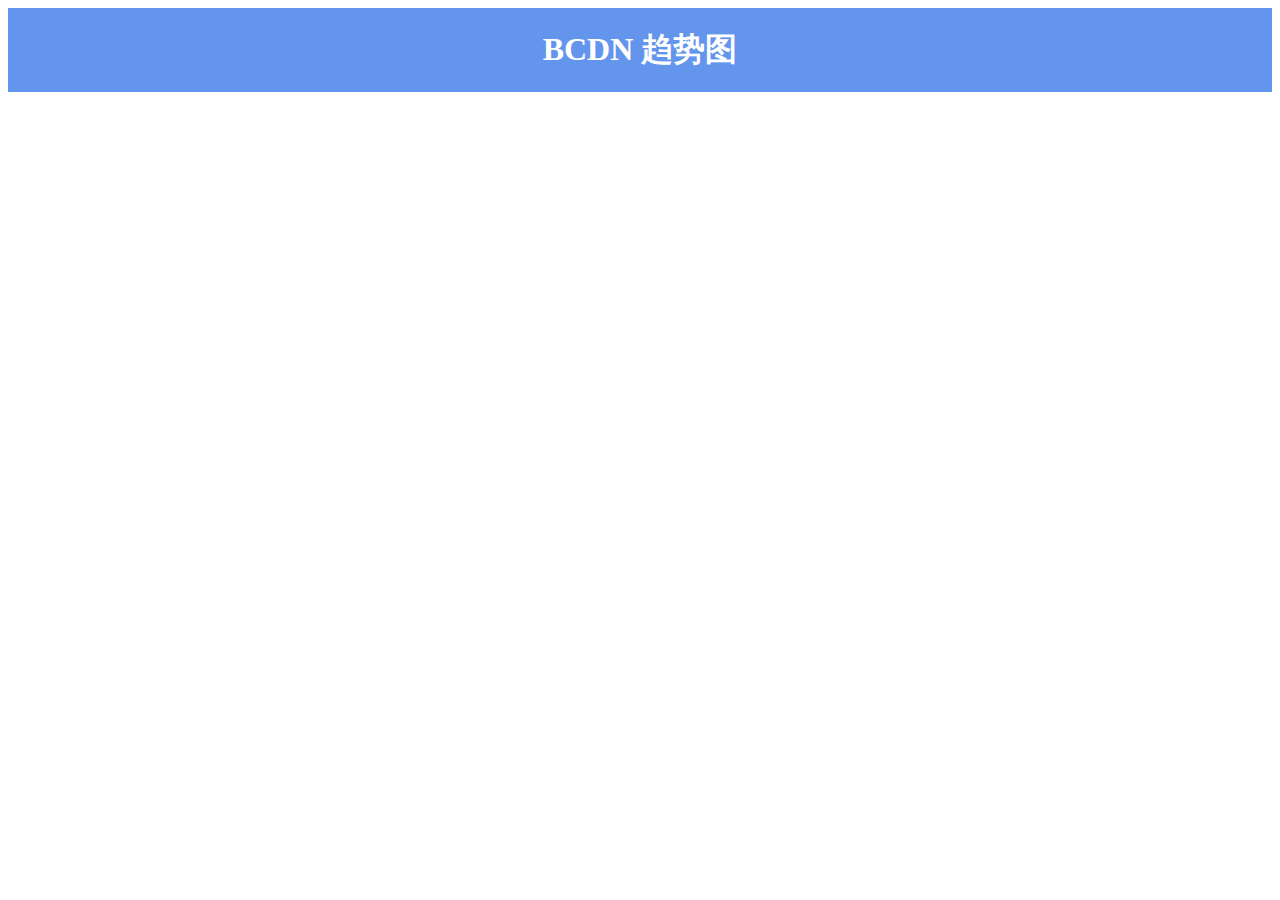
<file: coin/index.html>
<html>
    <head>
        <title>BCDN趋势图</title>
    </head>
    <body style="padding:0">
        <h1 align="center" style="color:#fff; width:100%; background:cornflowerblue; padding:20px 0 20px 0; margin:0">BCDN 趋势图</h1>
        <script type="text/javascript"
        src="https://widget.aicoin.net.cn/chart/js/aicoin.js"
        ></script>
        <script type="text/javascript">
        new AICoin.chart({
            "symbol": "GATEBCDNUSDT",
            "default_theme": "dark",
            "disable_theme_change": true,
            "container": "kline_container",
            "lang": "zh"
        })
        </script>

    </body>
</html>
</file>
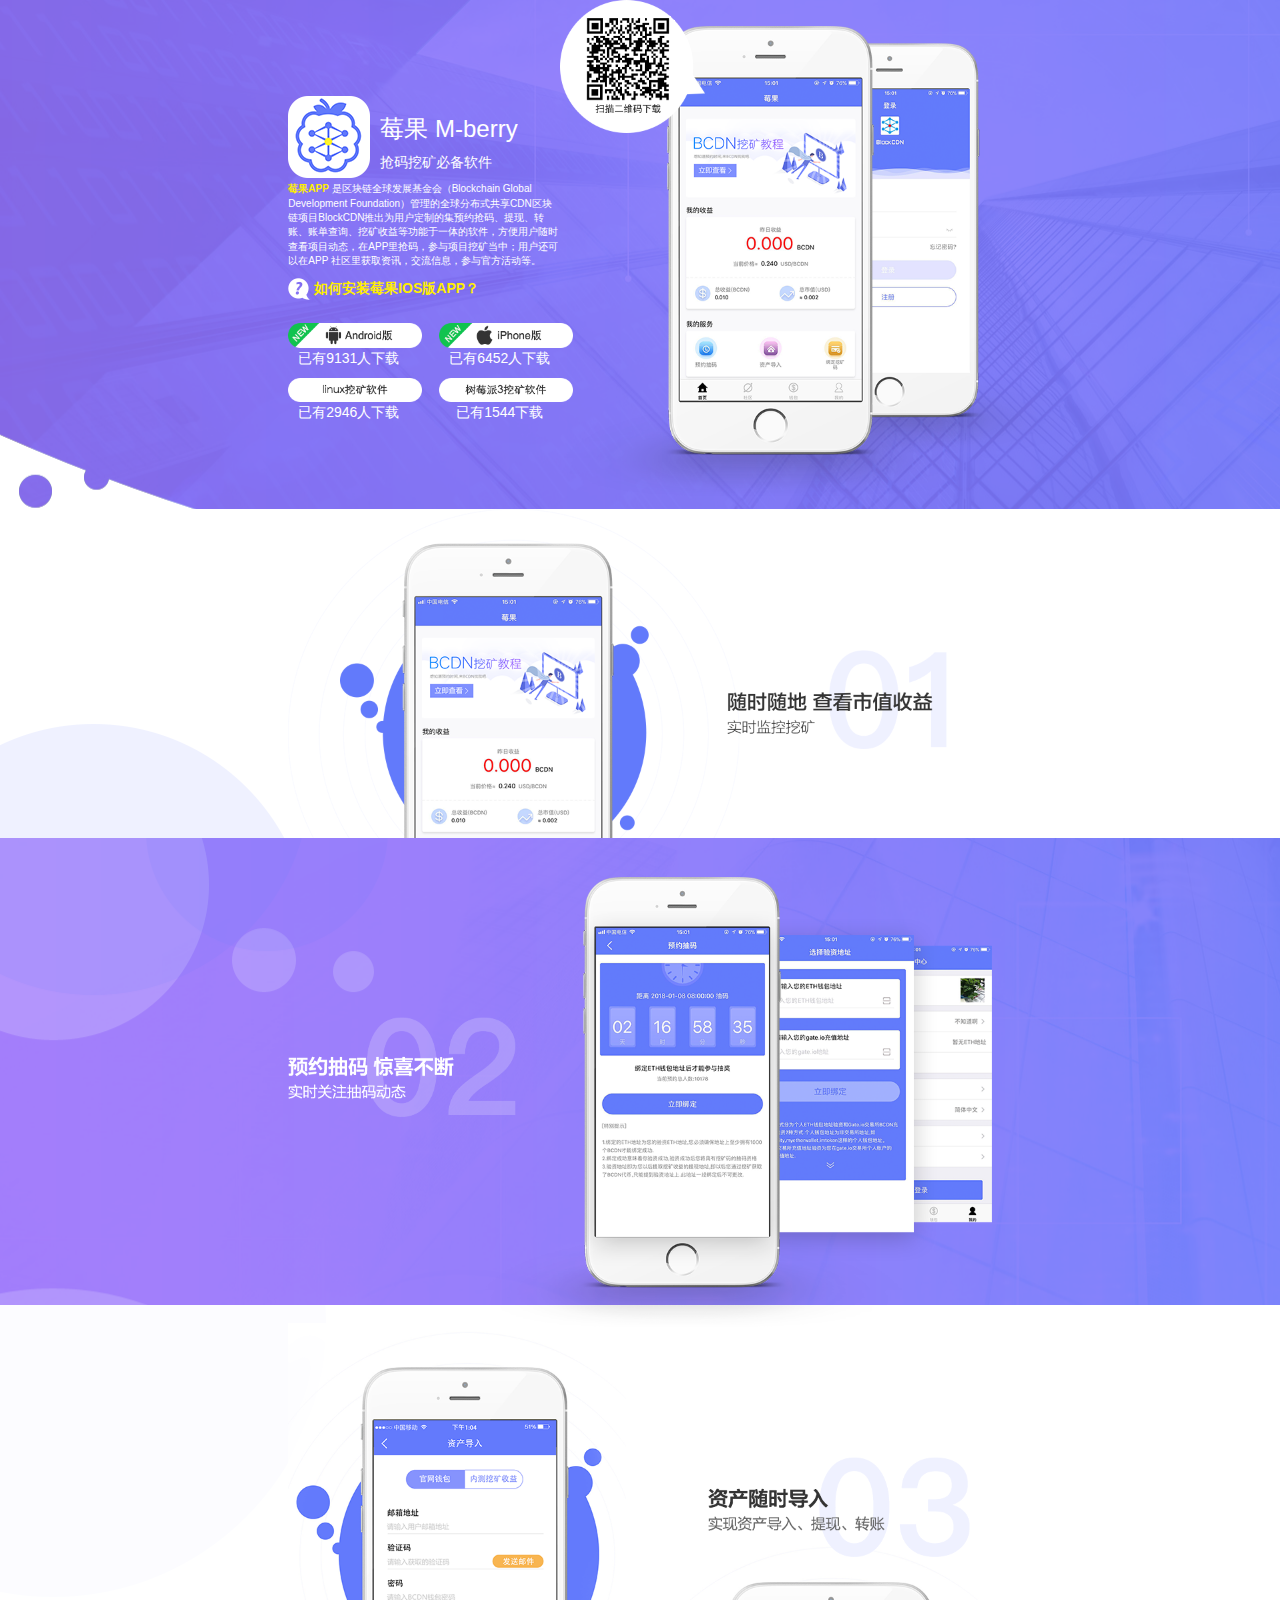
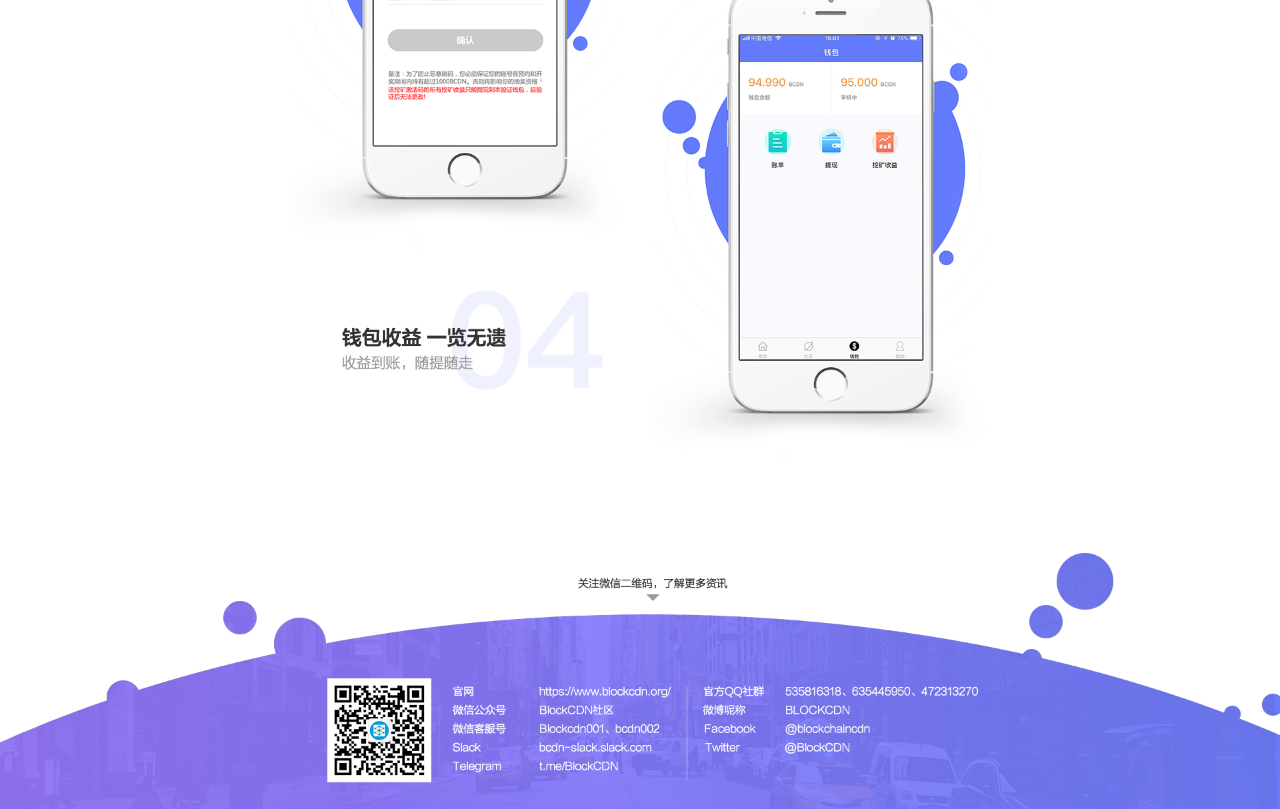
<file: download/index.html>
<!doctype html>
<html lang="en">
<head>
    <meta charset="UTF-8">
    <meta name="viewport"
          content="width=device-width, user-scalable=no, initial-scale=1.0, maximum-scale=1.0, minimum-scale=1.0">
    <meta http-equiv="X-UA-Compatible" content="ie=edge">
    <link rel="stylesheet" href="static/css/bootstrap.min.css">
    <link rel="stylesheet" href="static/css/appdownload.css">
    <script src="static/js/jquery-3.2.1.min.js"></script>
    <script src="static/js/bootstrap.min.js"></script>
    <script>
        var iScale = 1
        iScale = iScale / window.devicePixelRatio
        document.write('<meta name="viewport" content="width=device-width,initial-scale=' + iScale + ',minimum-scale=' + iScale + ',maximum-scale=' + iScale + '" />')
        document.getElementsByTagName('html')[0].style.fontSize = document.documentElement.clientWidth / 19.2 + 'px'
    </script>
    <title>软件下载</title>
    <style>
        .one{
            background: url("static/img/appdownload/bg1.png");
            background-repeat: no-repeat;
            height: 7.64rem;
        }
        .two{
            background: url("static/img/appdownload/bg2.png");
            background-repeat: no-repeat;
            height: 6.87rem;

        }
        .three{
            background: url("static/img/appdownload/bg3.png");
            background-repeat: no-repeat;
            height: 7rem;
        }
        .four{
            background: url("static/img/appdownload/bg4.png");
            background-repeat: no-repeat;
            height: 12.79rem;
        }
    </style>
</head>
<body>
<div class="appdownload">
    <!-- container -->
    <div class="box-bg one">
        <div class="container introduce">
            <div class="left intro-content">
                <img src="static/img/appdownload/logo.png" alt="" class="left-float logo-img">
                <div class="title left-float">
                    <h3>莓果 <span>M-berry</span></h3>
                    <p>抢码挖矿必备软件</p>
                </div>
                <p class="intro clear text-left">
                    <b style="color:#FFEE00">莓果APP</b>
                    是区块链全球发展基金会（Blockchain Global Development Foundation）管理的全球分布式共享CDN区块链项目BlockCDN推出为用户定制的集预约抢码、提现、转账、账单查询、挖矿收益等功能于一体的软件，方便用户随时查看项目动态，在APP里抢码，参与项目挖矿当中；用户还可以在APP 社区里获取资讯，交流信息，参与官方活动等。
                </p>
                <div class="installIOS text-left">
                    <img src="static/img/appdownload/problem.png" alt=""> <b class="modal-link" data-toggle="modal" data-target="#myModal" style="color:#FFEE00">如何安装莓果IOS版APP？</b>
                    <!-- Modal -->
                    <div class="modal fade" id="myModal" tabindex="-1" role="dialog" aria-labelledby="myModalLabel">
                        <div class="modal-dialog" role="document">
                            <div class="modal-content">
                                <div class="modal-header text-center">
                                    <button type="button" class="close" data-dismiss="modal" aria-label="Close"><span aria-hidden="true">&times;</span></button>
                                </div>
                                <div class="modal-body">
                                    <div class="row">
                                        <div class="col-md-12">
                                            <img src="static/img/appdownload/alert1.png" alt="" class="img-responsive">
                                        </div>
                                    </div>
                                    <div class="row">
                                        <div class="col-md-12">
                                            <img src="static/img/appdownload/alert2.png" alt="" class="img-responsive">
                                        </div>
                                    </div>
                                    <div class="row">
                                        <div class="col-md-12">
                                            <img src="static/img/appdownload/alert3.png" alt=""  class="img-responsive">
                                        </div>
                                    </div>
                                    <div class="row">
                                        <div class="col-md-12">
                                            <img src="static/img/appdownload/alert4.png" alt=""  class="img-responsive">
                                        </div>
                                    </div>
                                </div>
                                <div class="modal-footer">
                                    <a type="button" class="close" data-dismiss="modal" aria-label="Close">关闭</a>
                                </div>
                            </div>
                        </div>


                    </div>
                    <div class="install row text-center">
                        <div class="col col-sm-6 col-xs-12">
                            <a href="/download/android/app-debug_alpha.apk" download="app-debug_alpha.apk" class="downloadbtn">
                                <img src="static/img/appdownload/andoridB.png" alt="" class="black">
                                <img src="static/img/appdownload/andoridW.png" alt="" class="hide">
                            </a>
                            <p class="download-count">已有9131人下载</p>
                        </div>
                        <div class="col col-sm-6 col-xs-12">
                            <a href="https://www.pgyer.com/hkwM"  target="_blank" class="downloadbtn">
                                <img src="static/img/appdownload/iphoneB.png" alt="" class="black">
                                <img  src="static/img/appdownload/iphoneW.png" alt="" class="hide">
                            </a>
                            <p class="download-count">已有6452人下载</p>
                        </div>
                    </div>
                    <div class="install-soft row text-center">
                        <div class="col col-sm-6 col-xs-12">
                            <a href="https://pan.baidu.com/s/1jXNq0yCrgN2EAT8u5XspnQ" class="downloadbtn" >
                                <img src="static/img/appdownload/linuxB.png" alt="" class="black">
                                <img src="static/img/appdownload/linuxW.png" alt="" class="hide">
                            </a>
                            <p class="download-count">已有2946人下载</p>
                        </div>
                        <div class="col col-sm-6 col-xs-12">
                            <a href="https://pan.baidu.com/s/1uwTXEPSOdv5wyyqFDkIdXw" class="downloadbtn">
                                <img src="static/img/appdownload/berryB.png"class="black" >
                                <img src="static/img/appdownload/berryW.png" alt="" class="hide">
                            </a>
                            <p class="download-count">已有1544下载</p>
                        </div>
                    </div>
                </div>
            </div>
            <div class="right">
                <img src="static/img/appdownload/scanCode.png" alt="" class="QRCode-img">
                <img src="static/img/appdownload/phone1.png" alt="phone1" class="phone-one">
            </div>
        </div>
    </div>
    <div class="box-bg two">
        <div class="container">
            <div class="course left-float">
                <img src="static/img/appdownload/course.png" alt="" class="phone-two">
            </div>
            <div class="right">
                <img src="static/img/appdownload/everytime.png" alt="" class="desc-one">
            </div>
        </div>
    </div>
    <div class="box-bg three" >
        <div class="container">
            <div class="surprise float-left">
                <img src="static/img/appdownload/surprise.png" alt="" class="desc desc-two">
            </div>
            <div class="right right-float">
                <img src="static/img/appdownload/drawingcode.png" alt="" class="phone-three">
            </div>
        </div>
    </div>
    <div class="box-bg four">
        <div class="container">
            <div class="assets left-float">
                <img src="static/img/appdownload/import.png" alt="" class="phone-four">
            </div>
            <div class="right">
                <img src="static/img/appdownload/everytimeImport.png" alt="" class="desc-three">
            </div>
            <div class="money left-right">
                <img src="static/img/appdownload/assets.png" alt="" class="desc-four">
            </div>
            <div class="right">
                <img src="static/img/appdownload/money.png" alt="" class="phone-five right-float">
            </div>
        </div>
    </div>
    <div class="box-bg five">
        <img src="static/img/appdownload/footer.png" alt="" class="five-bg">
    </div>
</div>
<script>
    $('.downloadbtn').on('click',function(){
        $(this.children[0]).addClass('hide').siblings().addClass('show');
    })
</script>
</body>
</html>
</file>
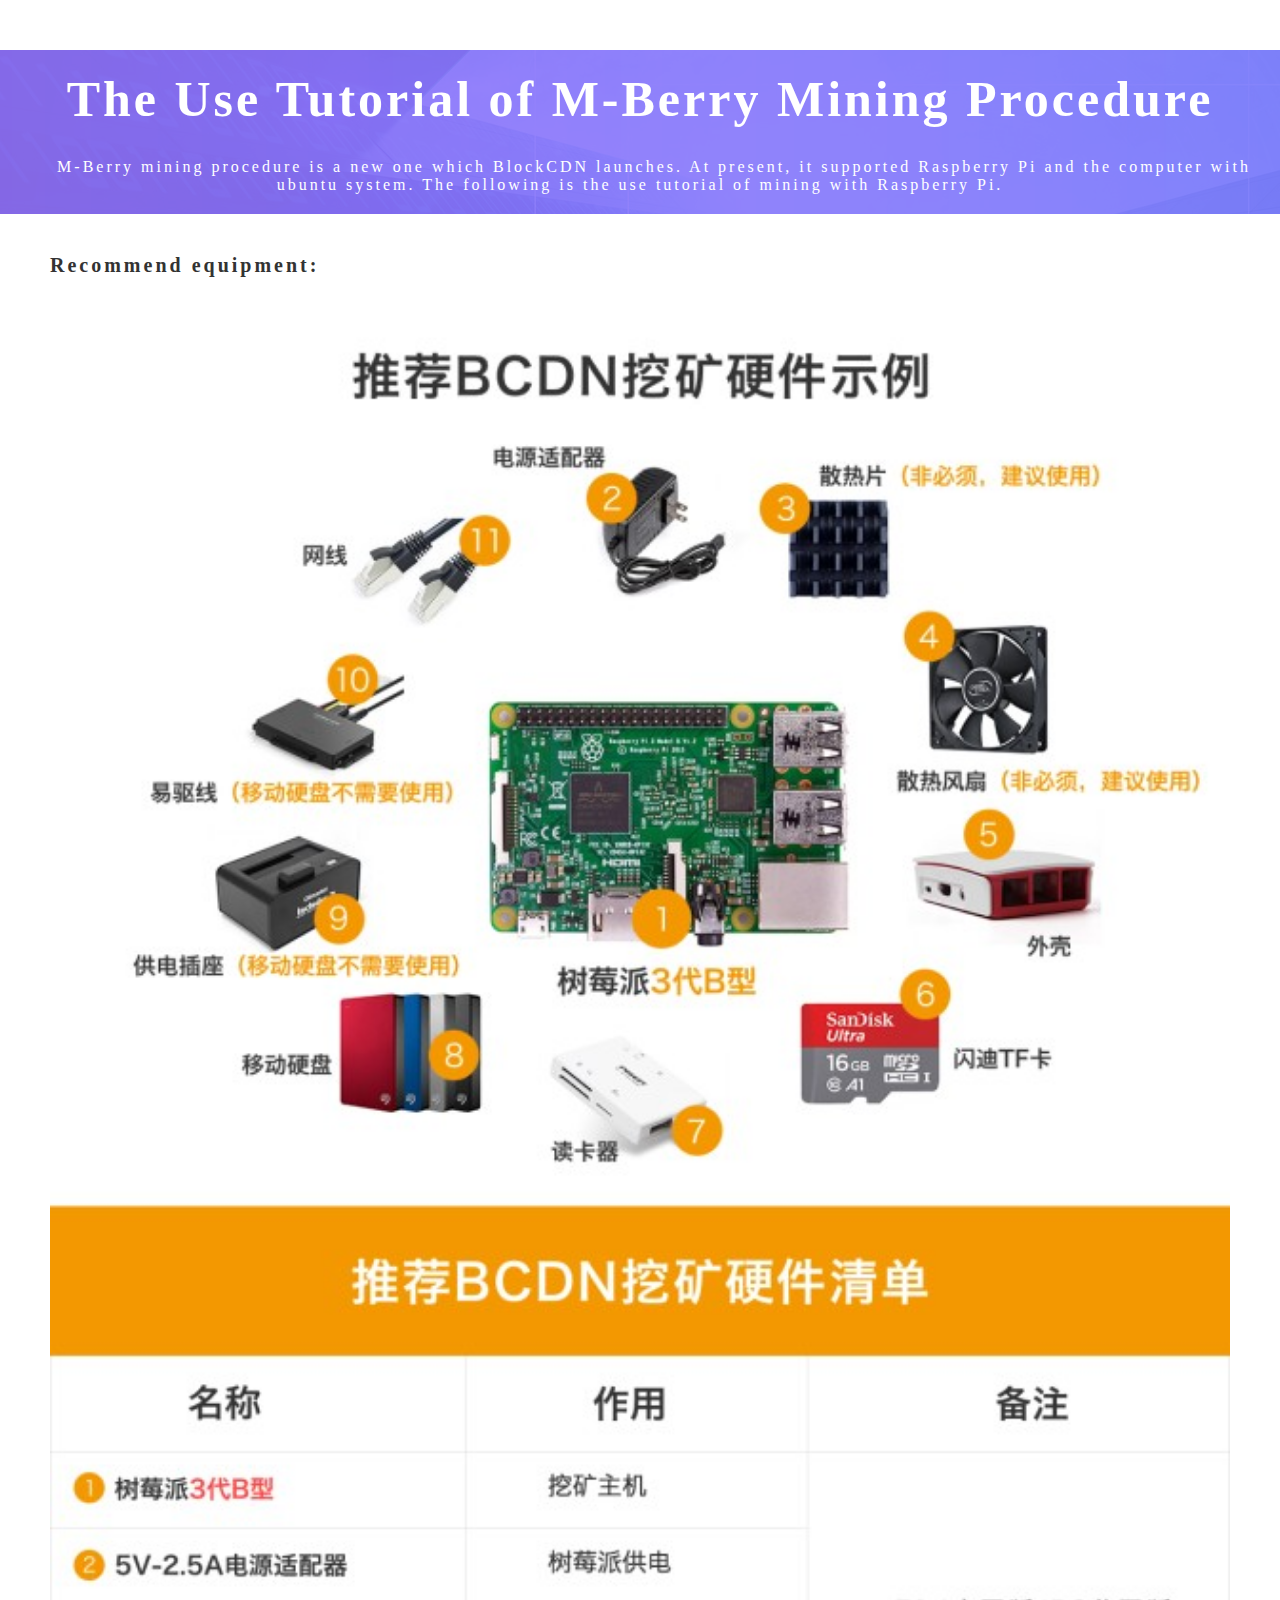
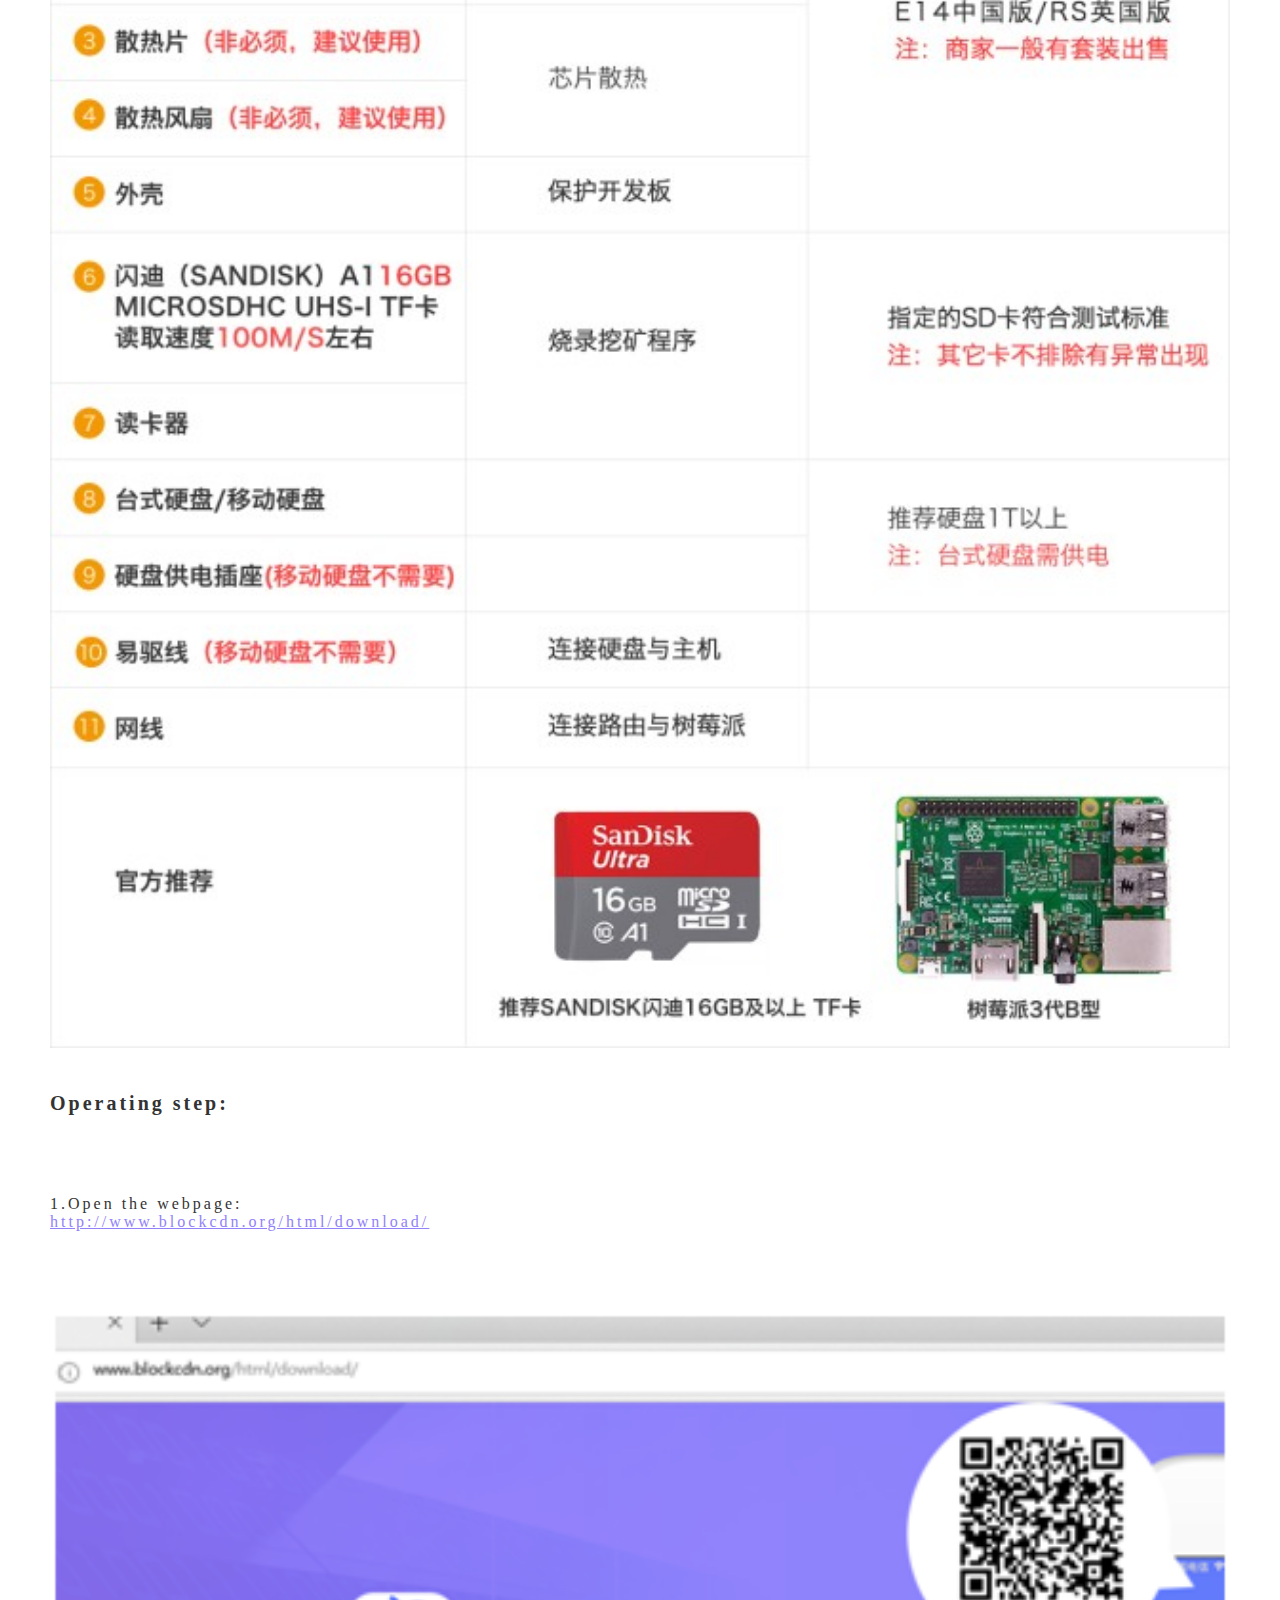
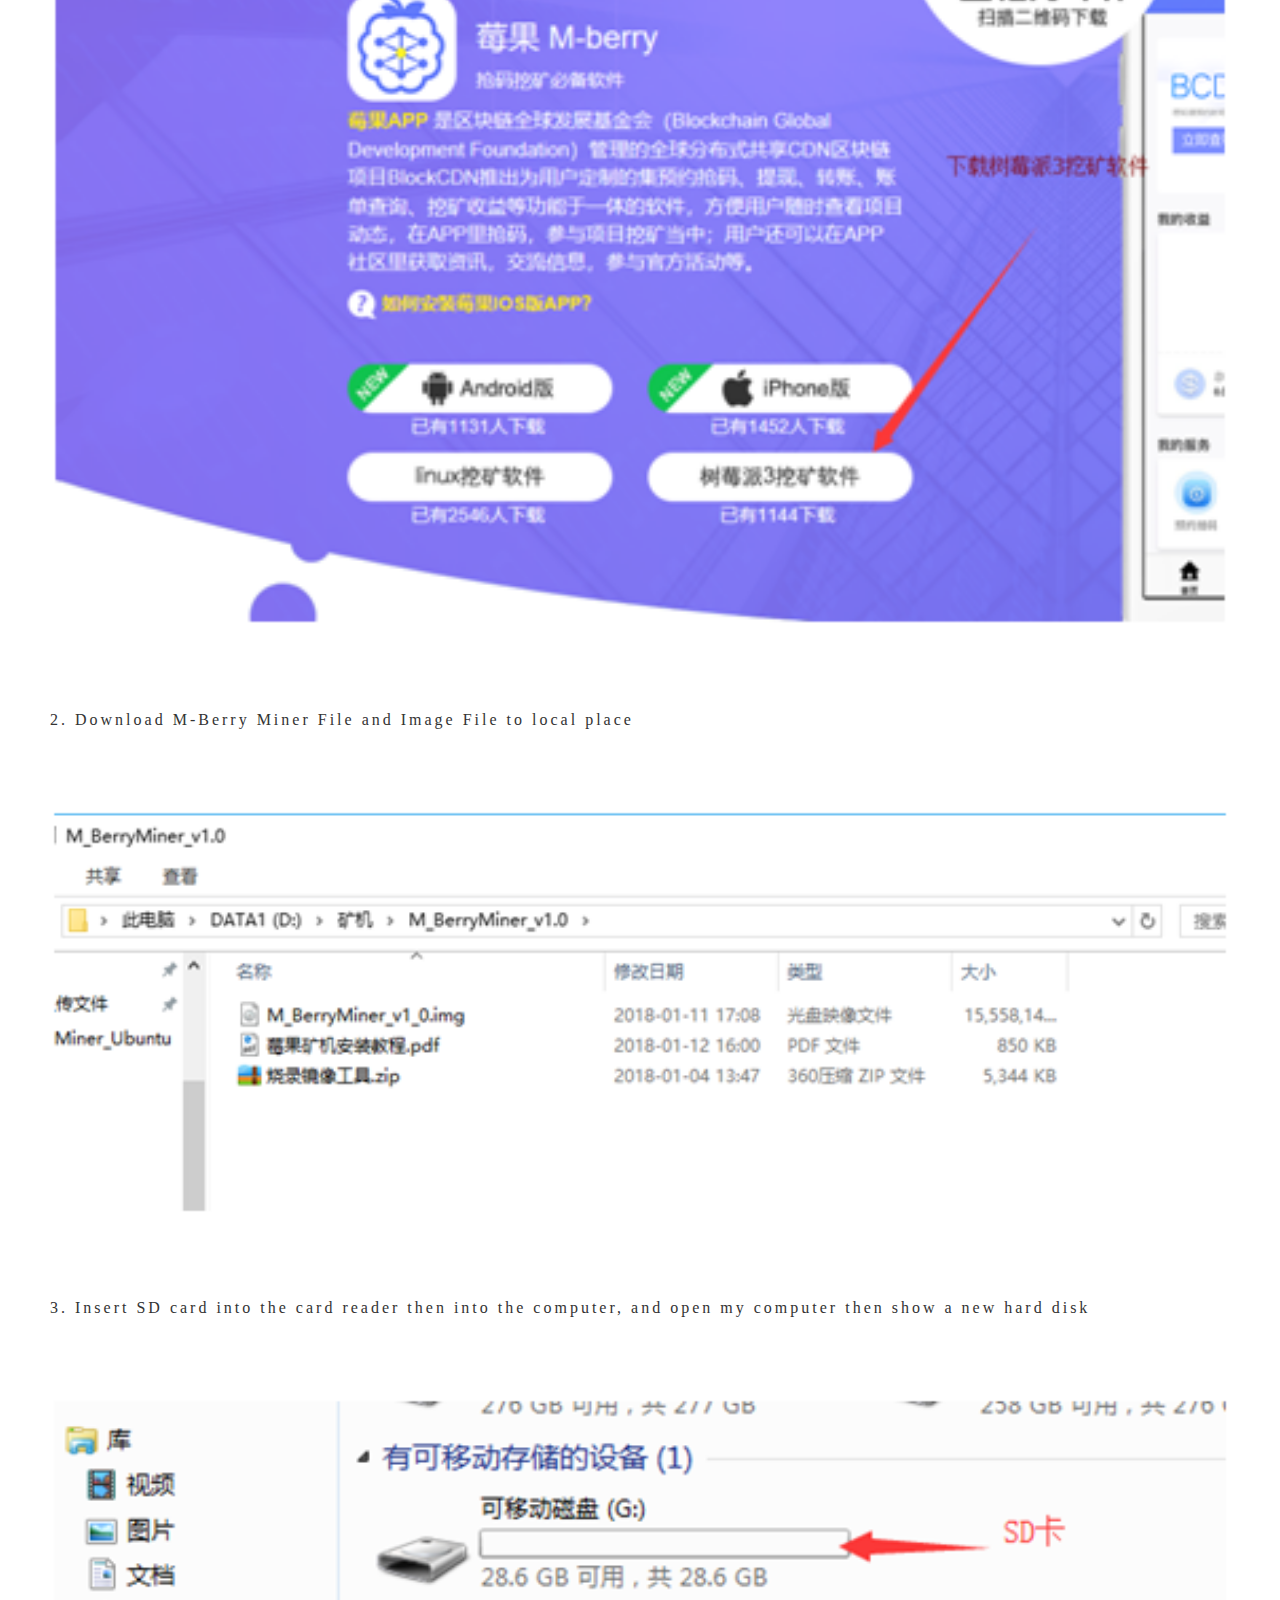
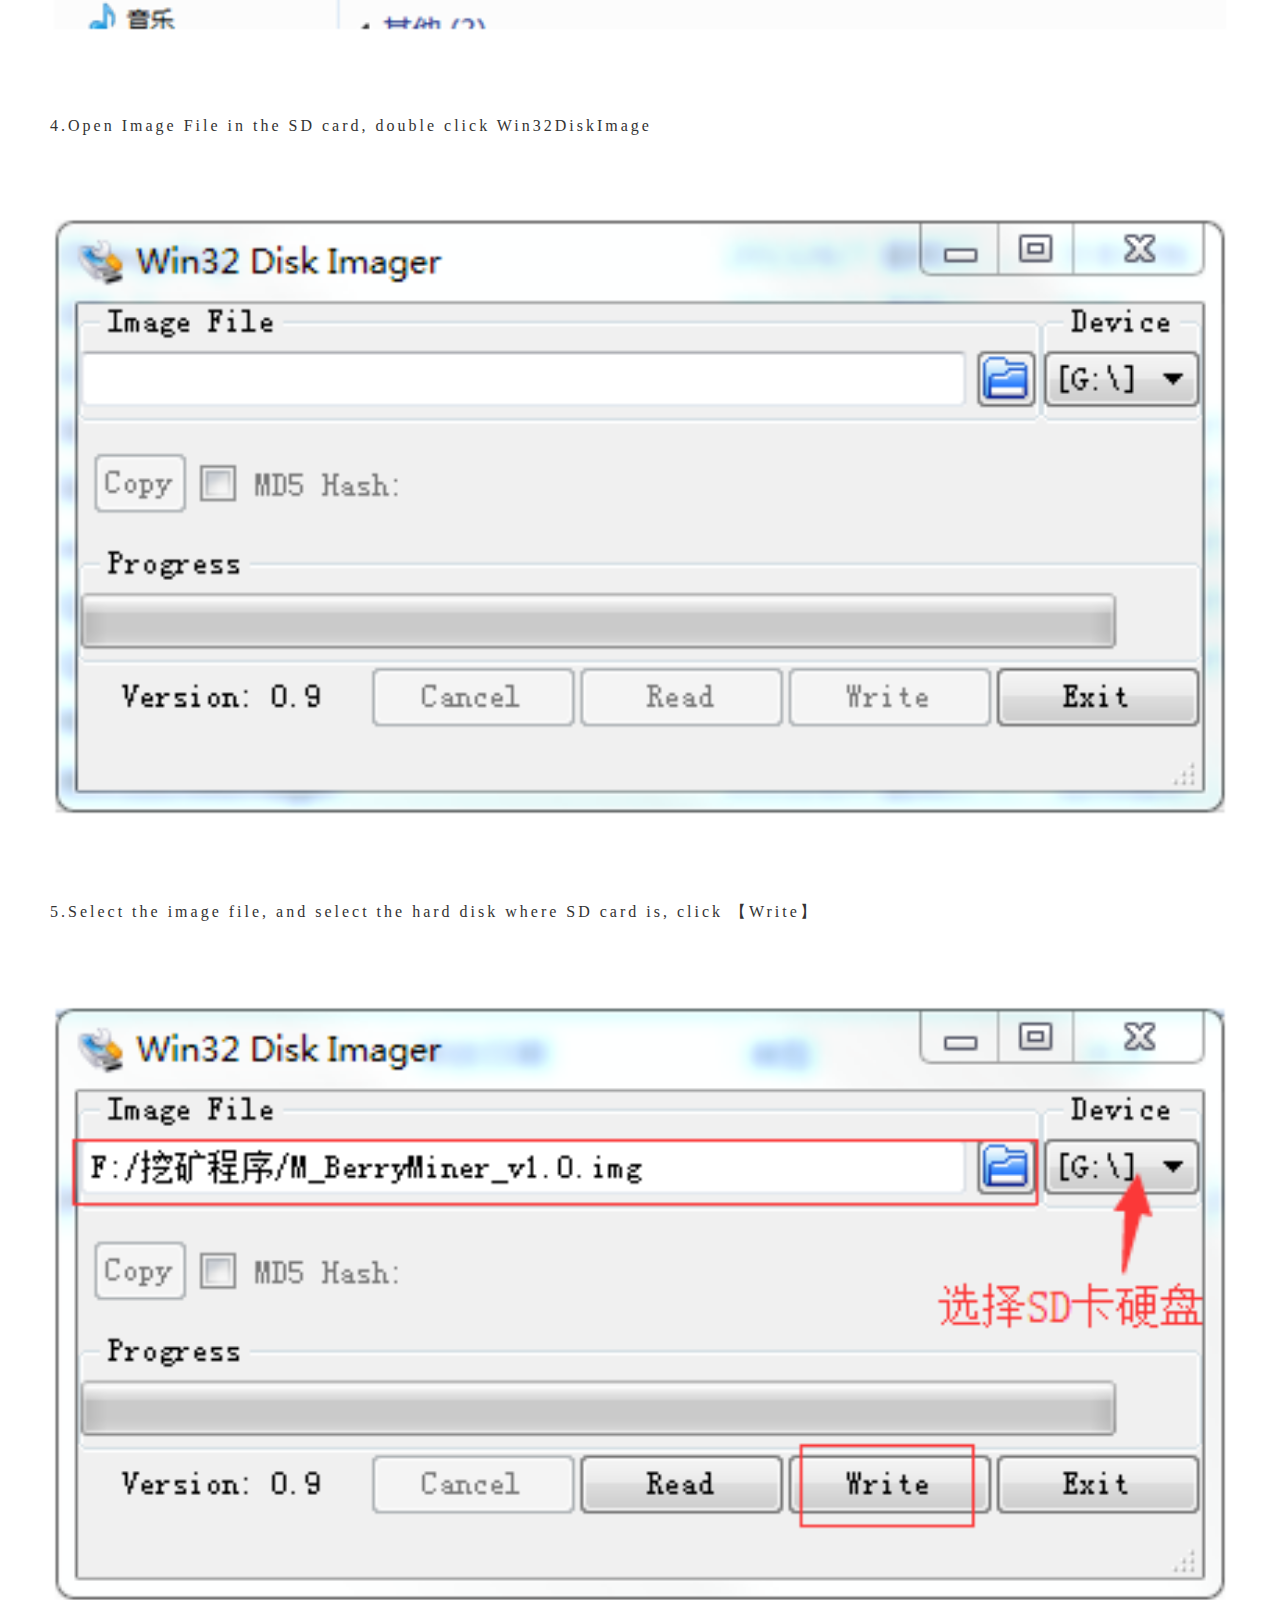
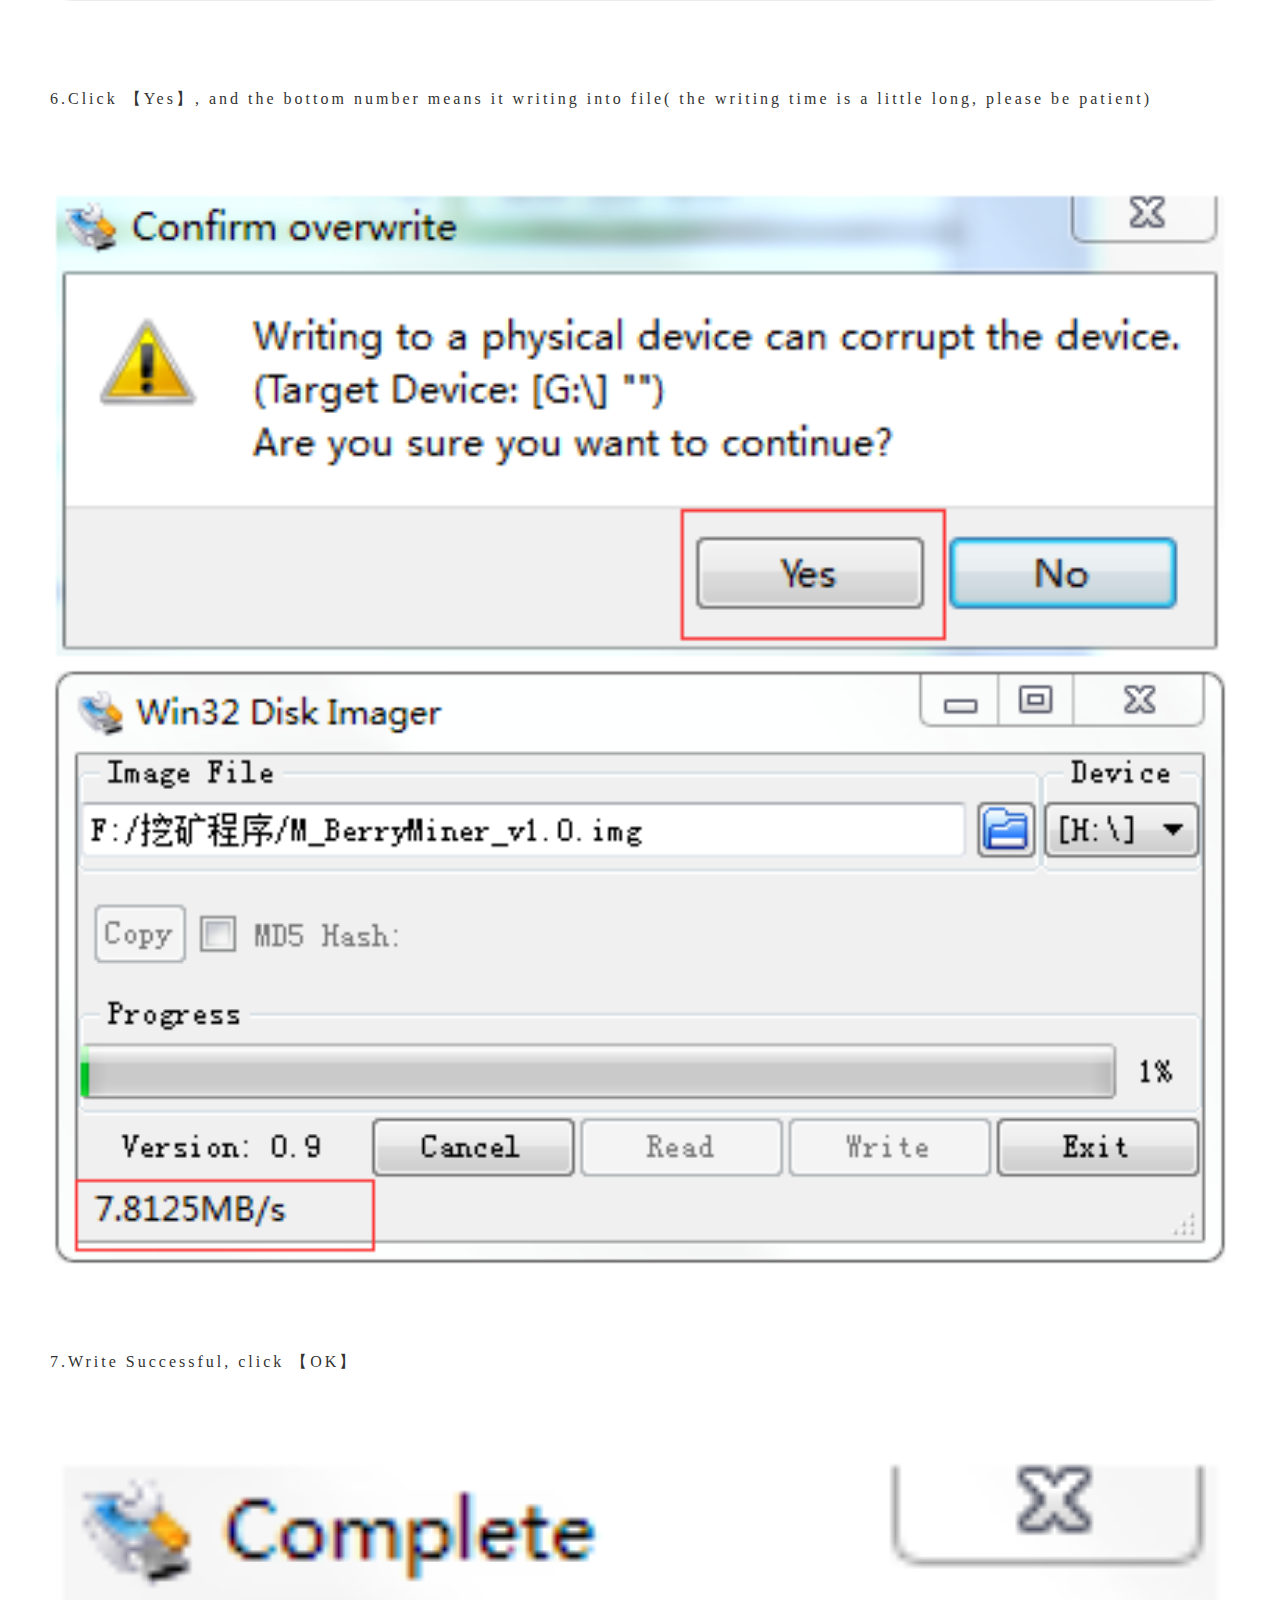
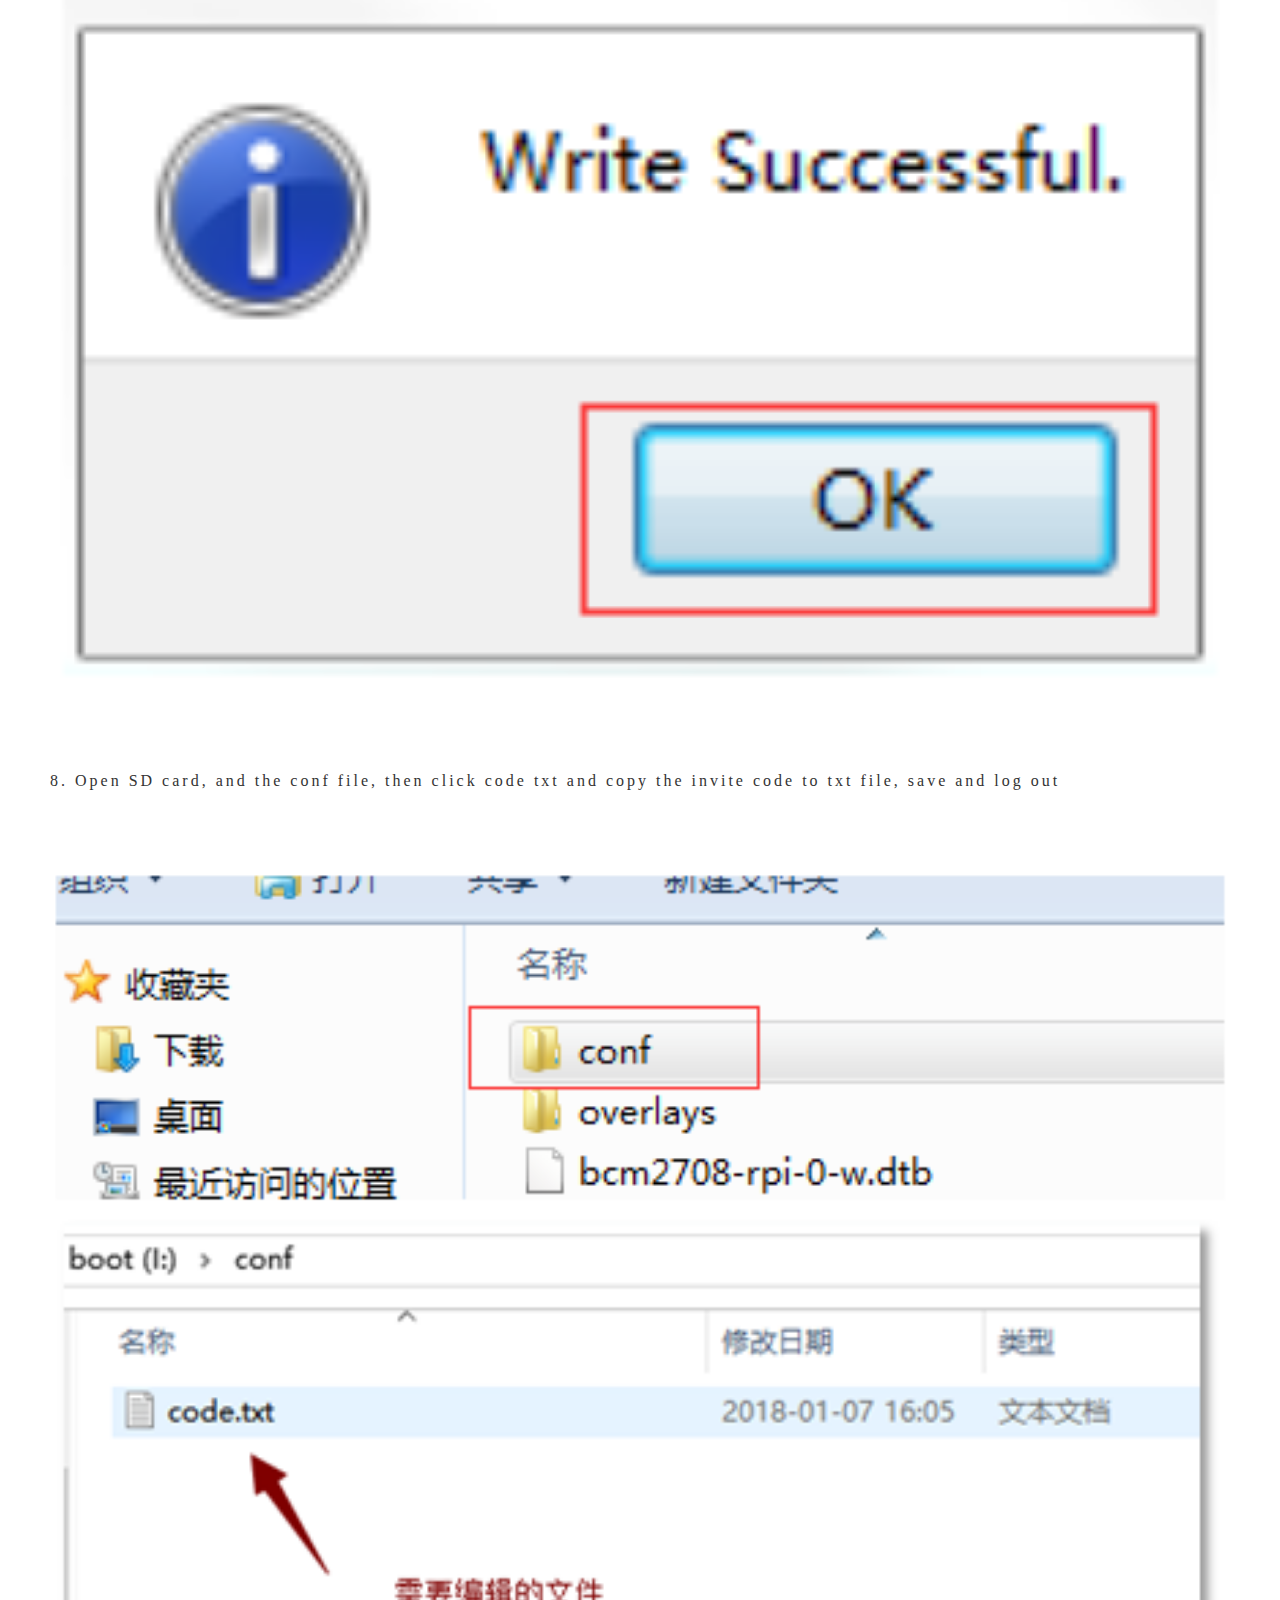
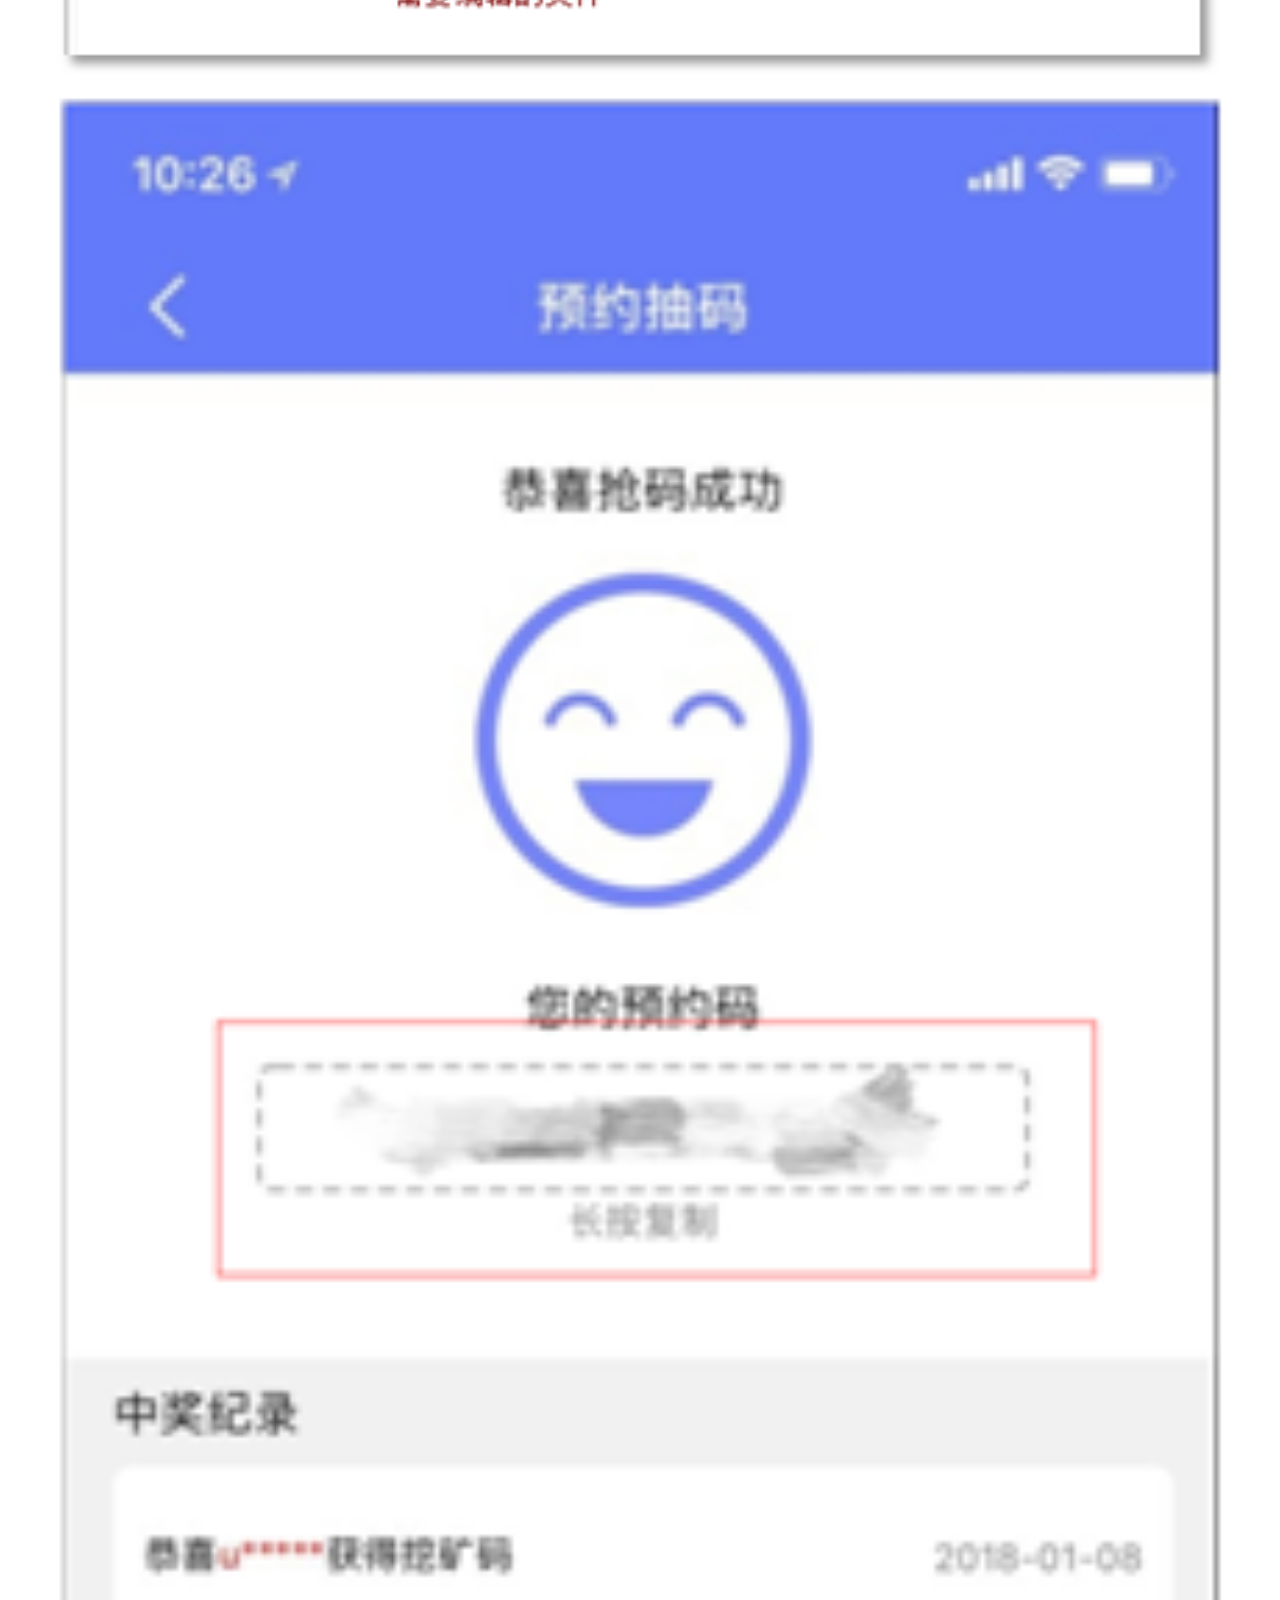
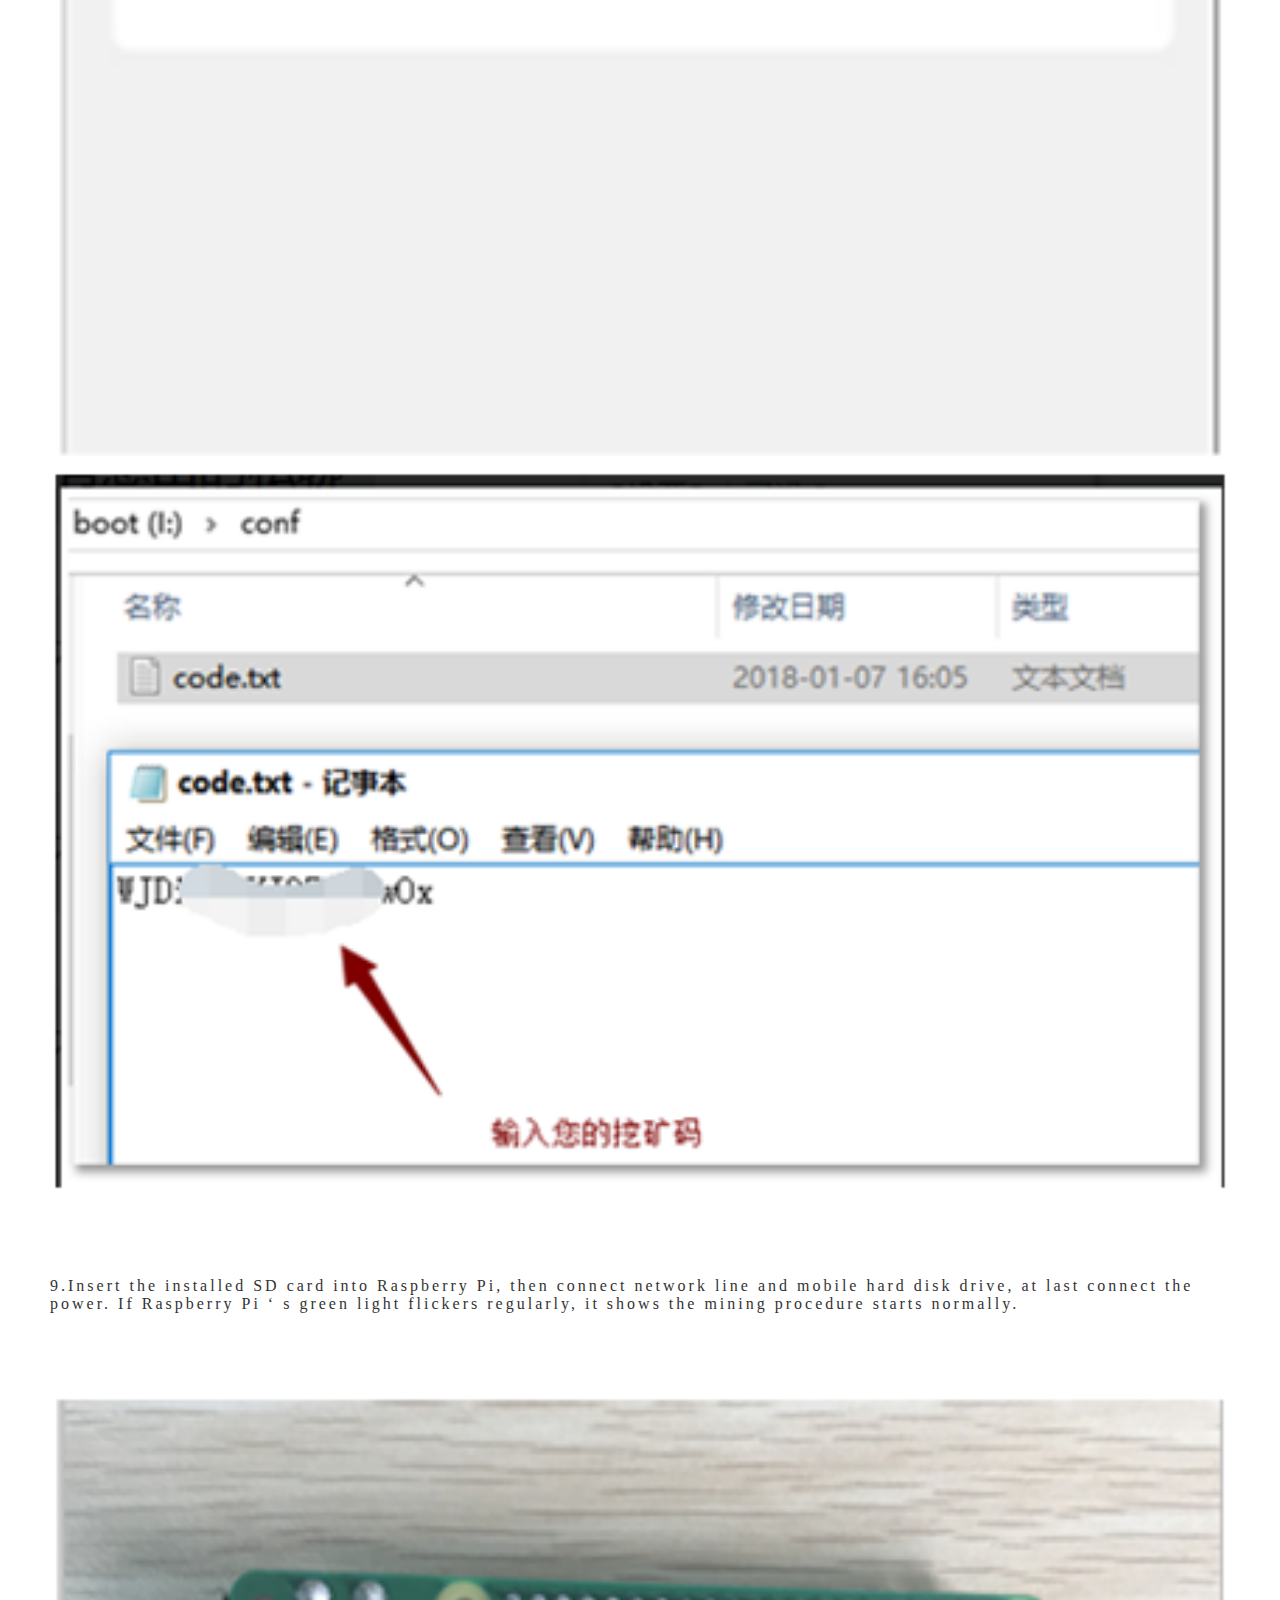
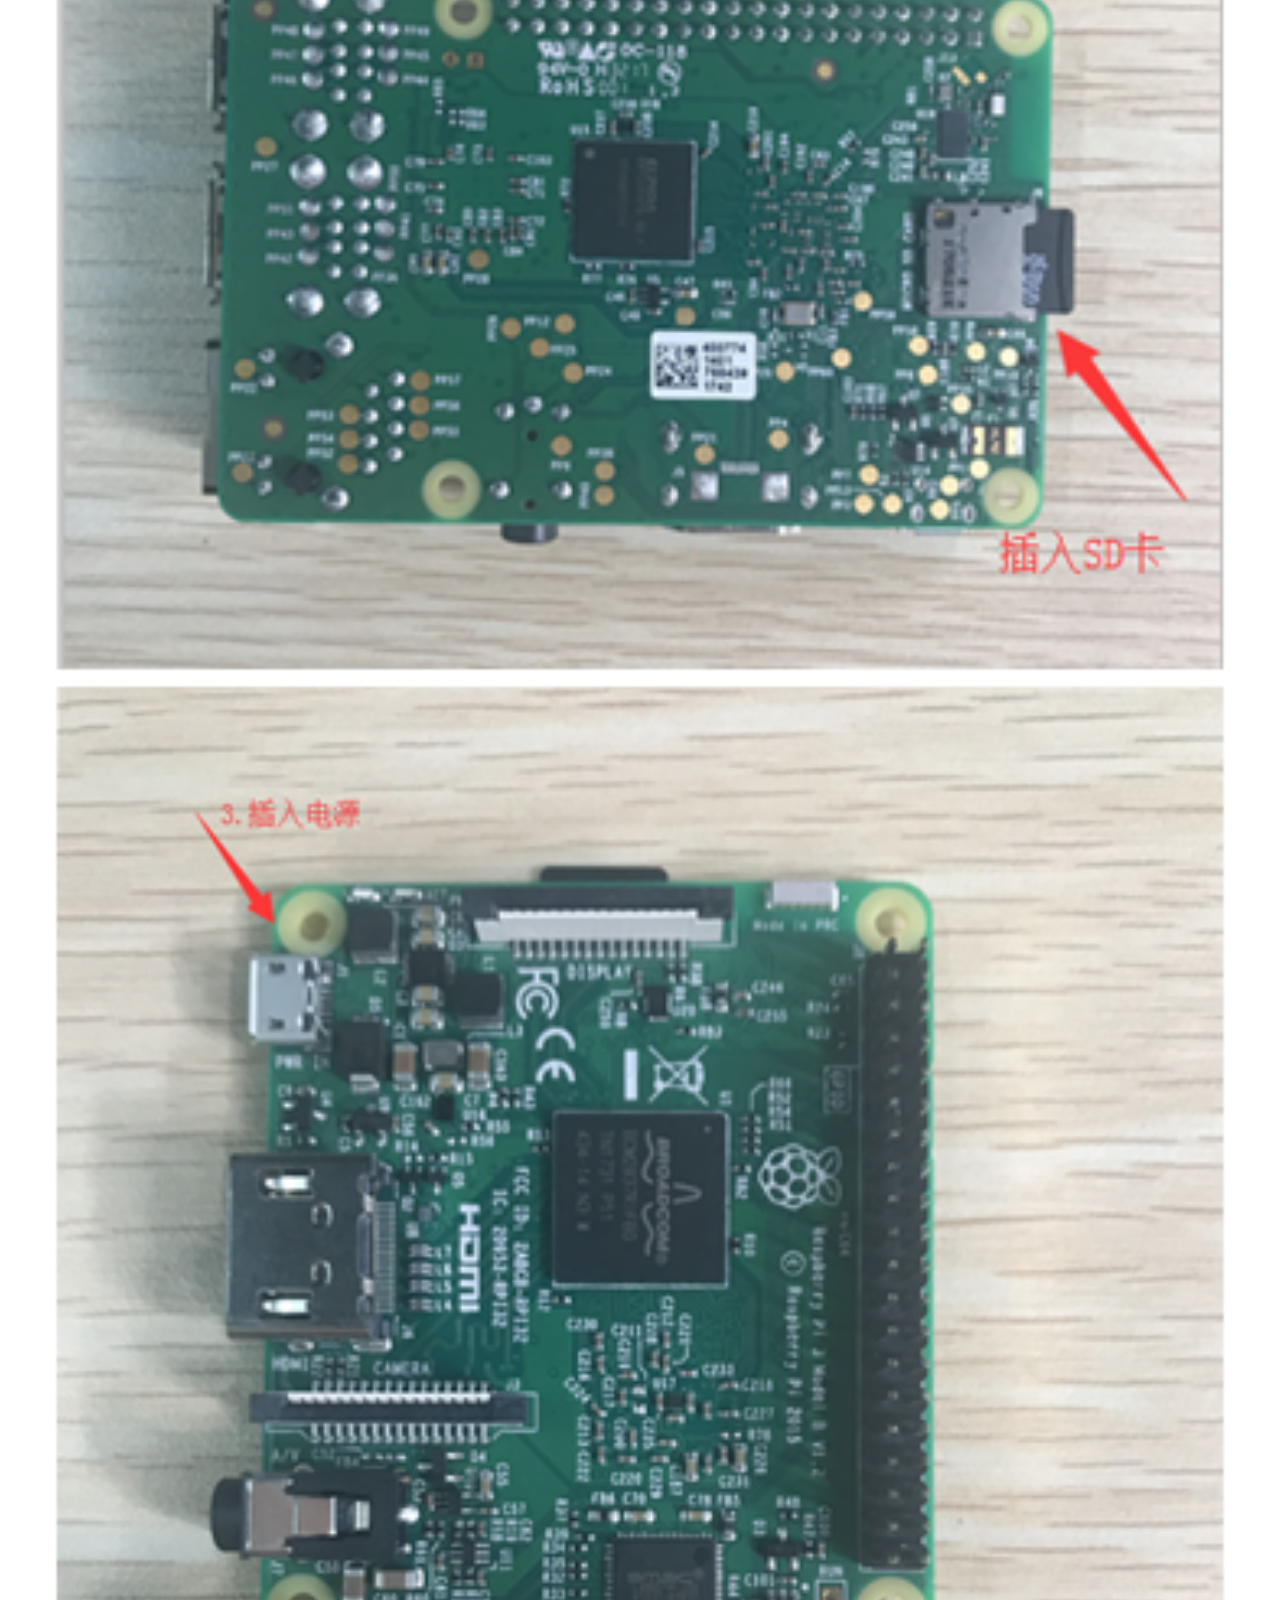
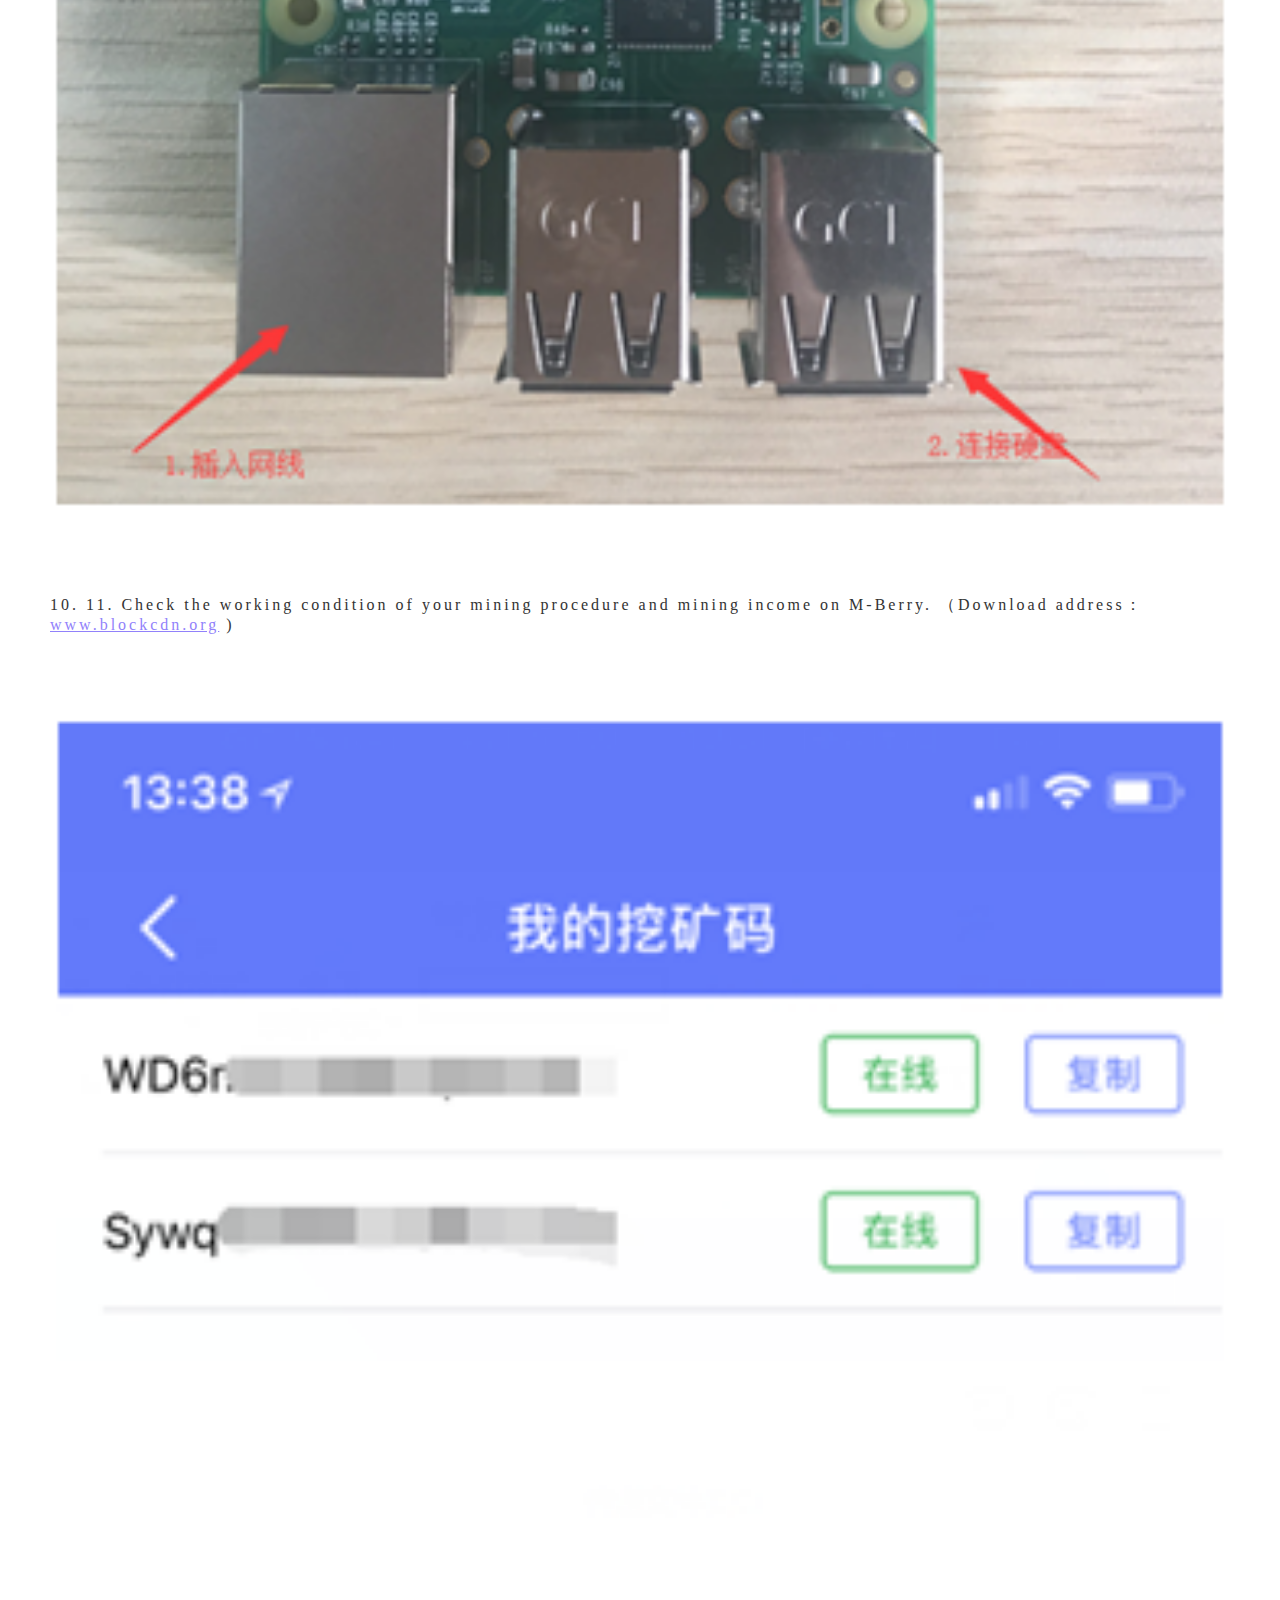
<file: course/course-en.html>
<!DOCTYPE html>
<html lang="en">
<head>
    <meta charset="UTF-8">
    <title>BCDN</title>
    <link rel="stylesheet" href="course.css">
</head>
<body>
<div class="main">
    <div class="header">
        <p class="title">The Use Tutorial of M-Berry Mining Procedure</p>
        <p class="desc">&nbsp;&nbsp;&nbsp;&nbsp;M-Berry mining procedure is a new one which BlockCDN launches. At present, it supported Raspberry Pi and the computer with ubuntu system. The following is the use tutorial of mining  with Raspberry Pi.</p>
    </div>
    <div class="content">
        <p class="sub-title">Recommend equipment:</p>
        <img src="img/001.png" alt="">
        <p class="sub-title">Operating step:</p>
        <p class="step">1.Open the webpage: <br><a href="http://www.blockcdn.org/html/download/">http://www.blockcdn.org/html/download/</a> </p>
        <img src="img/002.png" alt="">
        <p class="step">2.	Download M-Berry Miner File and Image File to local place</p>
        <img src="img/003.png" alt="">
        <p class="step">3.	Insert SD card into the card reader then into the computer, and open my computer then show a new hard disk</p>
        <img src="img/004.png" alt="">
        <p class="step">4.Open Image File in the SD card, double click Win32DiskImage </p>
        <img src="img/005.png" alt="">
        <p class="step">5.Select the image file, and select the hard disk where SD card is, click 【Write】</p>
        <img src="img/006.png" alt="">
        <p class="step">6.Click 【Yes】, and the bottom number means it writing into file( the writing time is a little long, please be patient)</p>
        <img src="img/007.png" alt="">
        <img src="img/008.png" alt="">
        <p class="step">7.Write Successful, click 【OK】</p>
        <img src="img/009.png" alt="">
        <p class="step">8.	Open SD card, and the conf file, then click code txt and copy the invite code to txt file, save and log out </p>
        <img src="img/010.png" alt="">
        <img src="img/011.png" alt="">
        <img src="img/012.png" alt="">
        <img src="img/013.png" alt="">
        <p class="step">9.Insert the installed SD card into Raspberry Pi, then connect network line and mobile hard disk drive, at last connect the power. If Raspberry Pi ‘ s green light flickers regularly, it shows the mining procedure starts normally. </p>
        <img src="img/014.png" alt="">
        <img src="img/015.png" alt="">
        <p class="step">10.	11.	Check the working condition of your mining procedure and mining income on M-Berry. （Download address：<a href="www.blockcdn.org">www.blockcdn.org</a> )</p>
        <img src="img/016.png" alt="">
    </div>
</div>
</body>
</html>
</file>
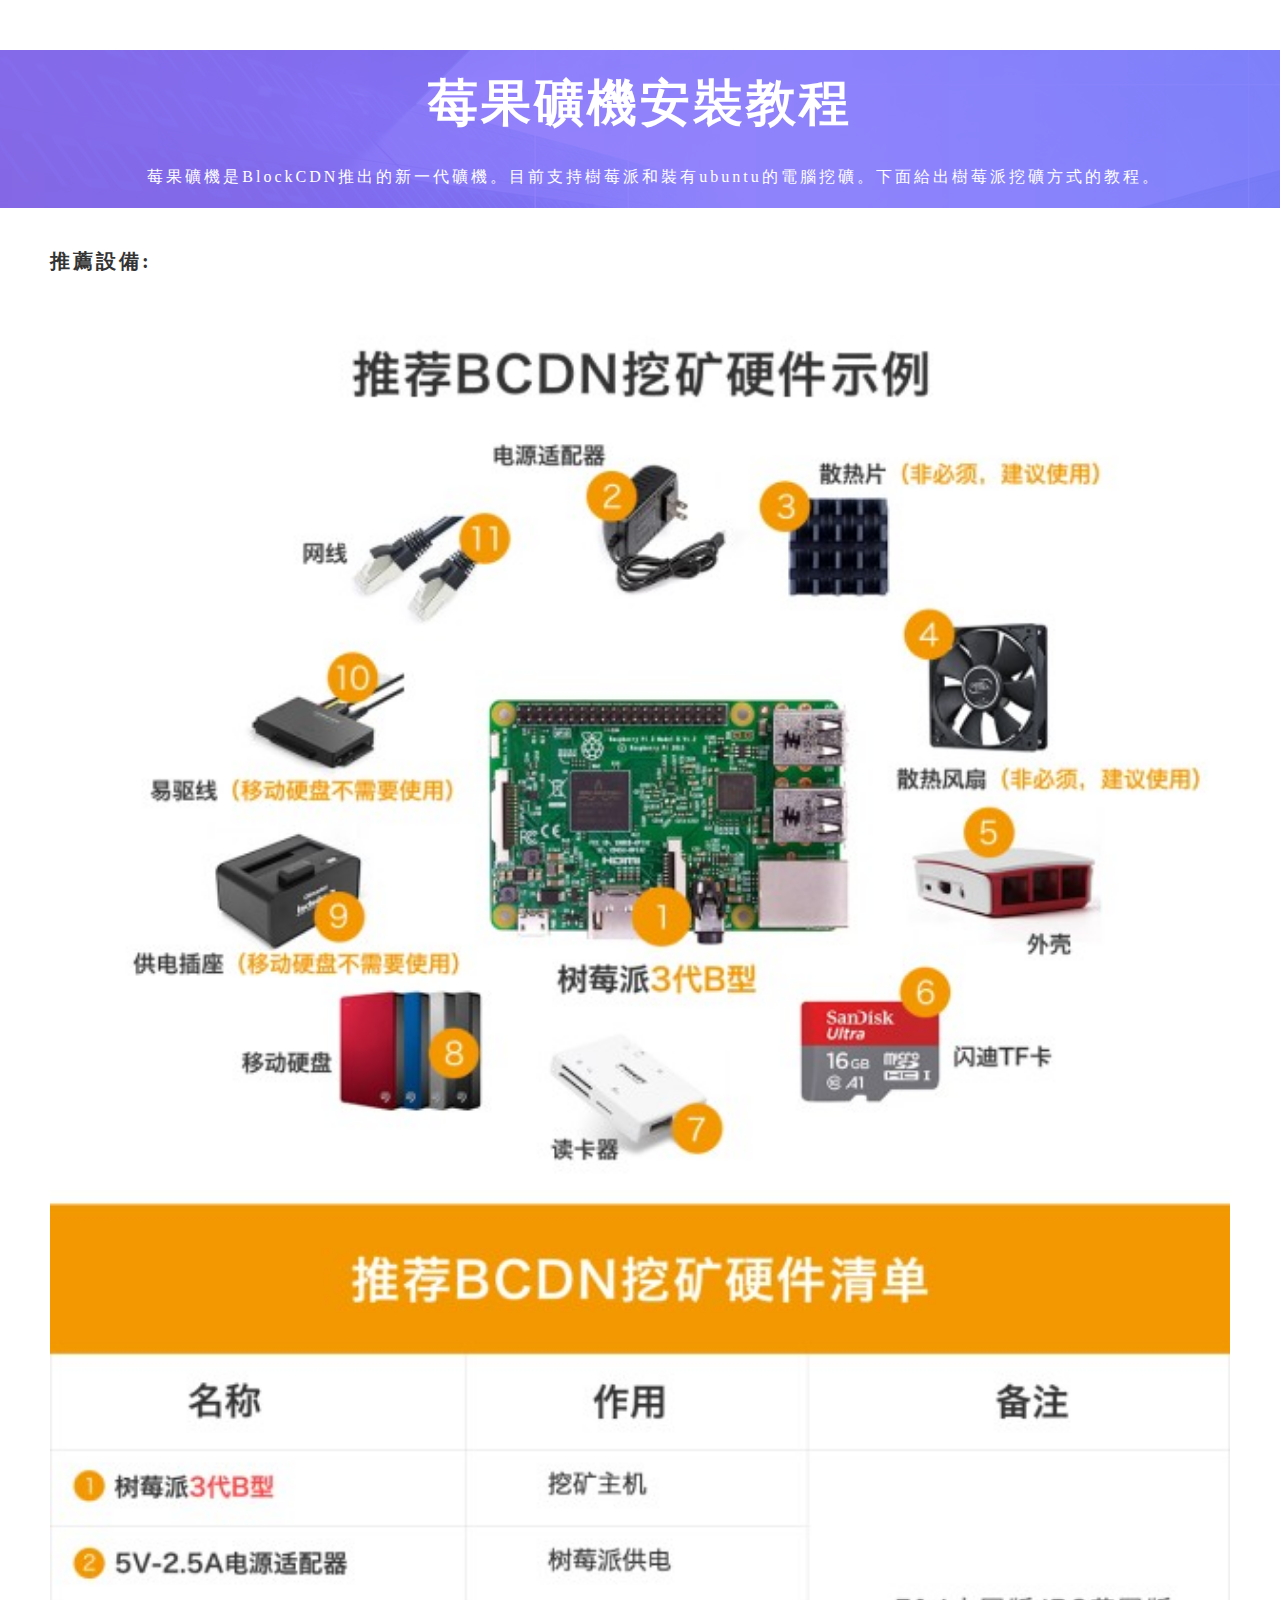
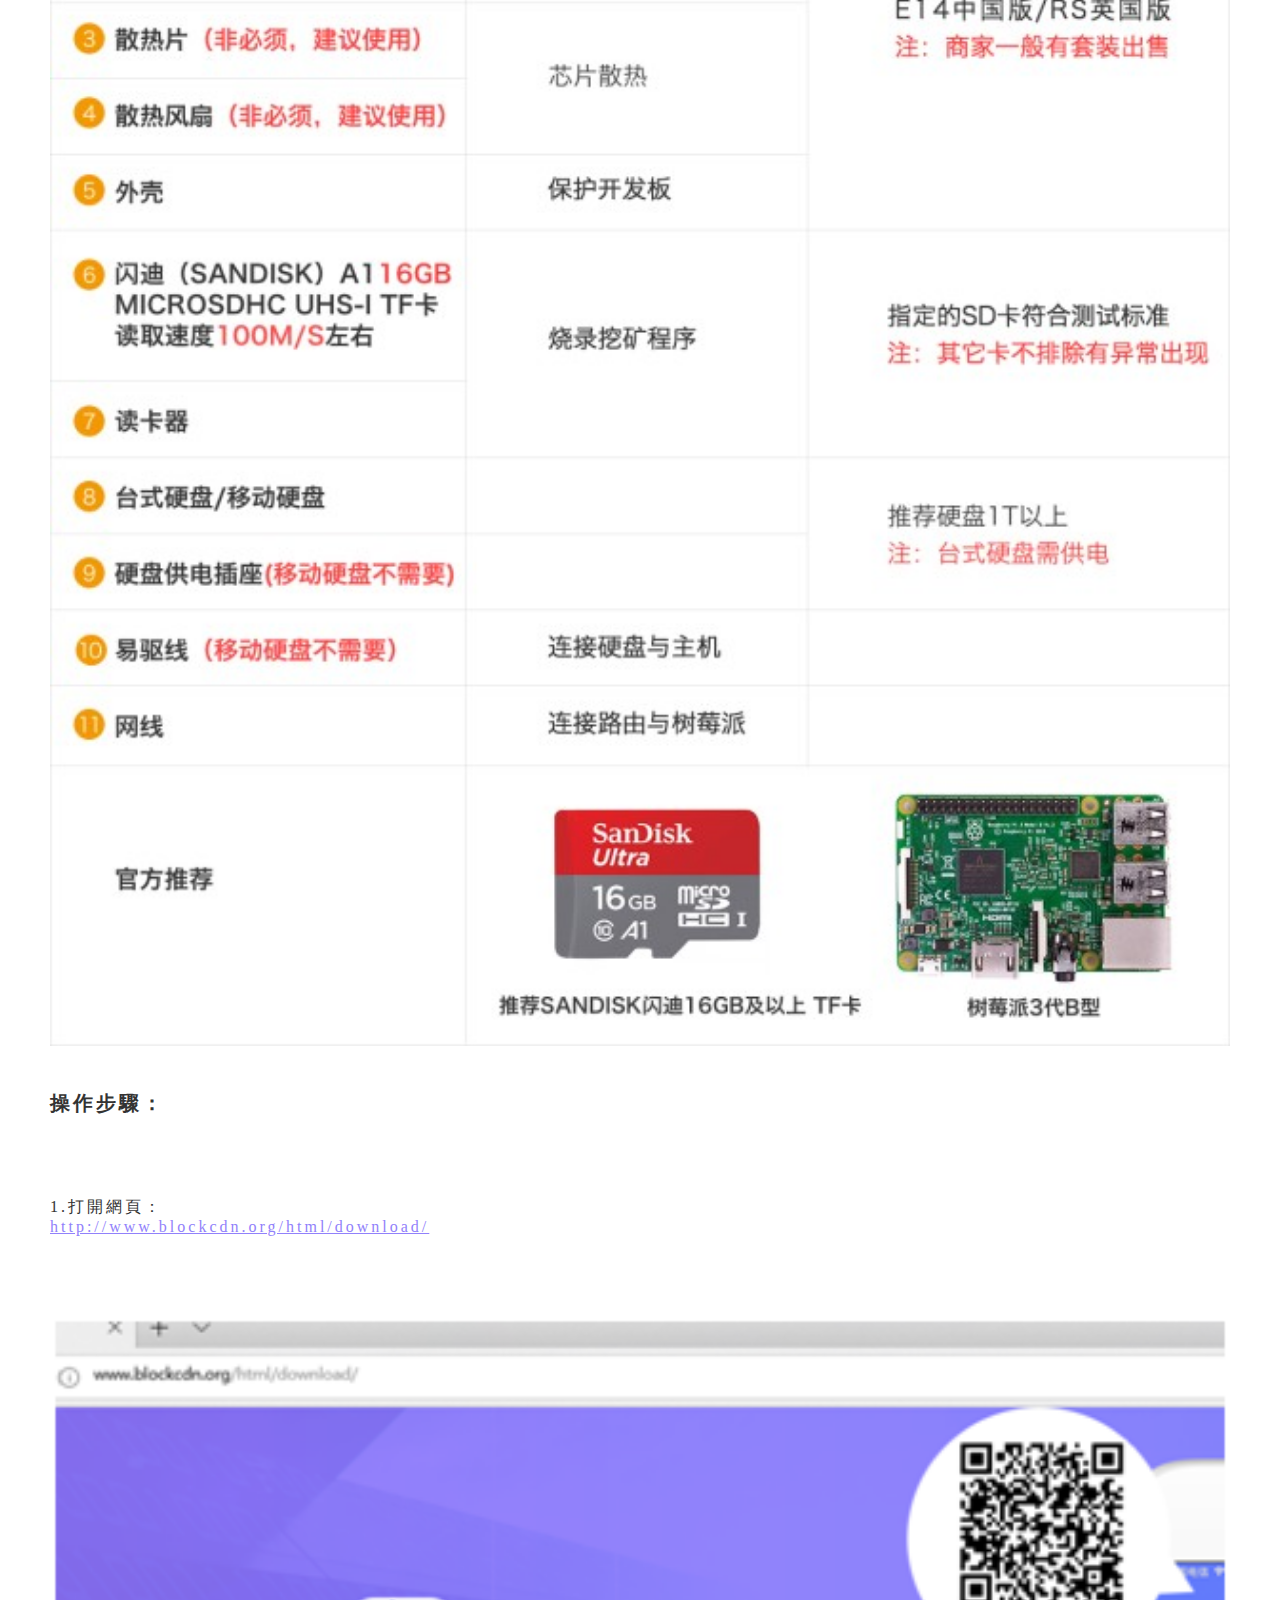
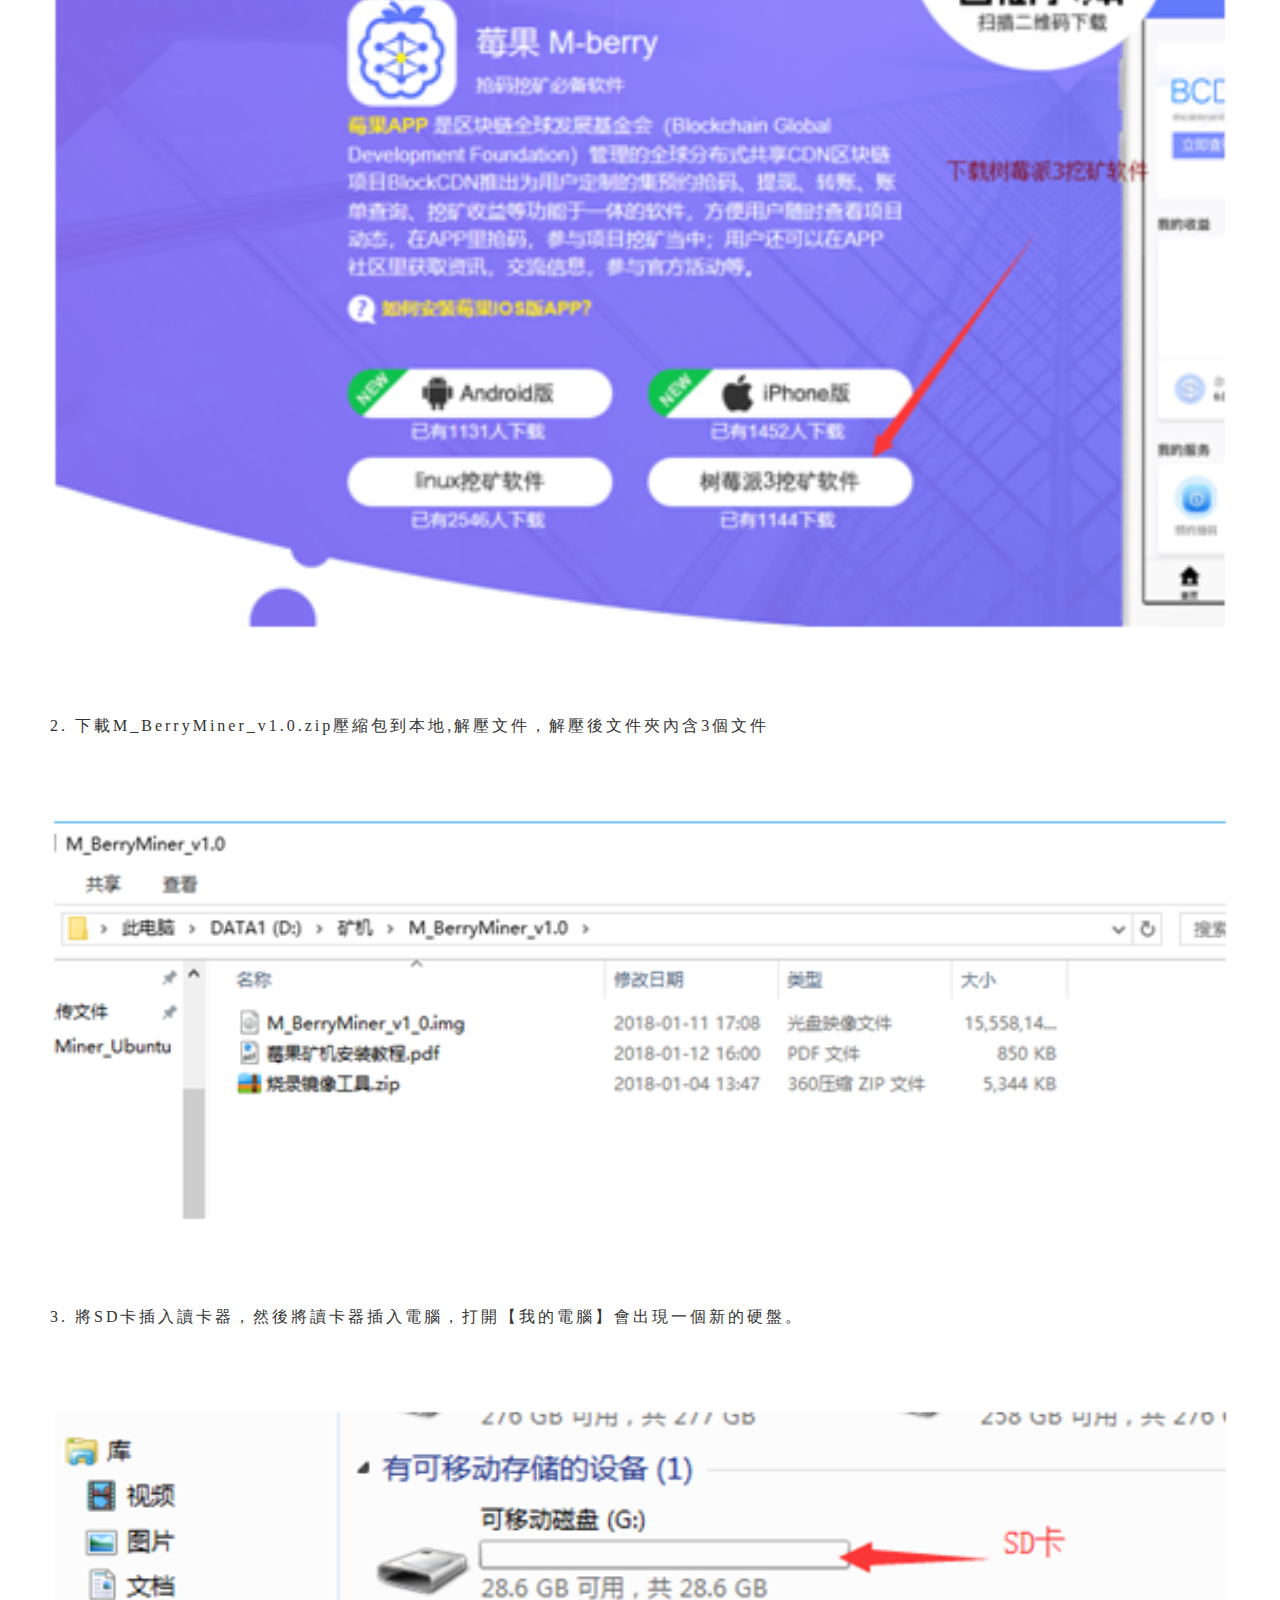
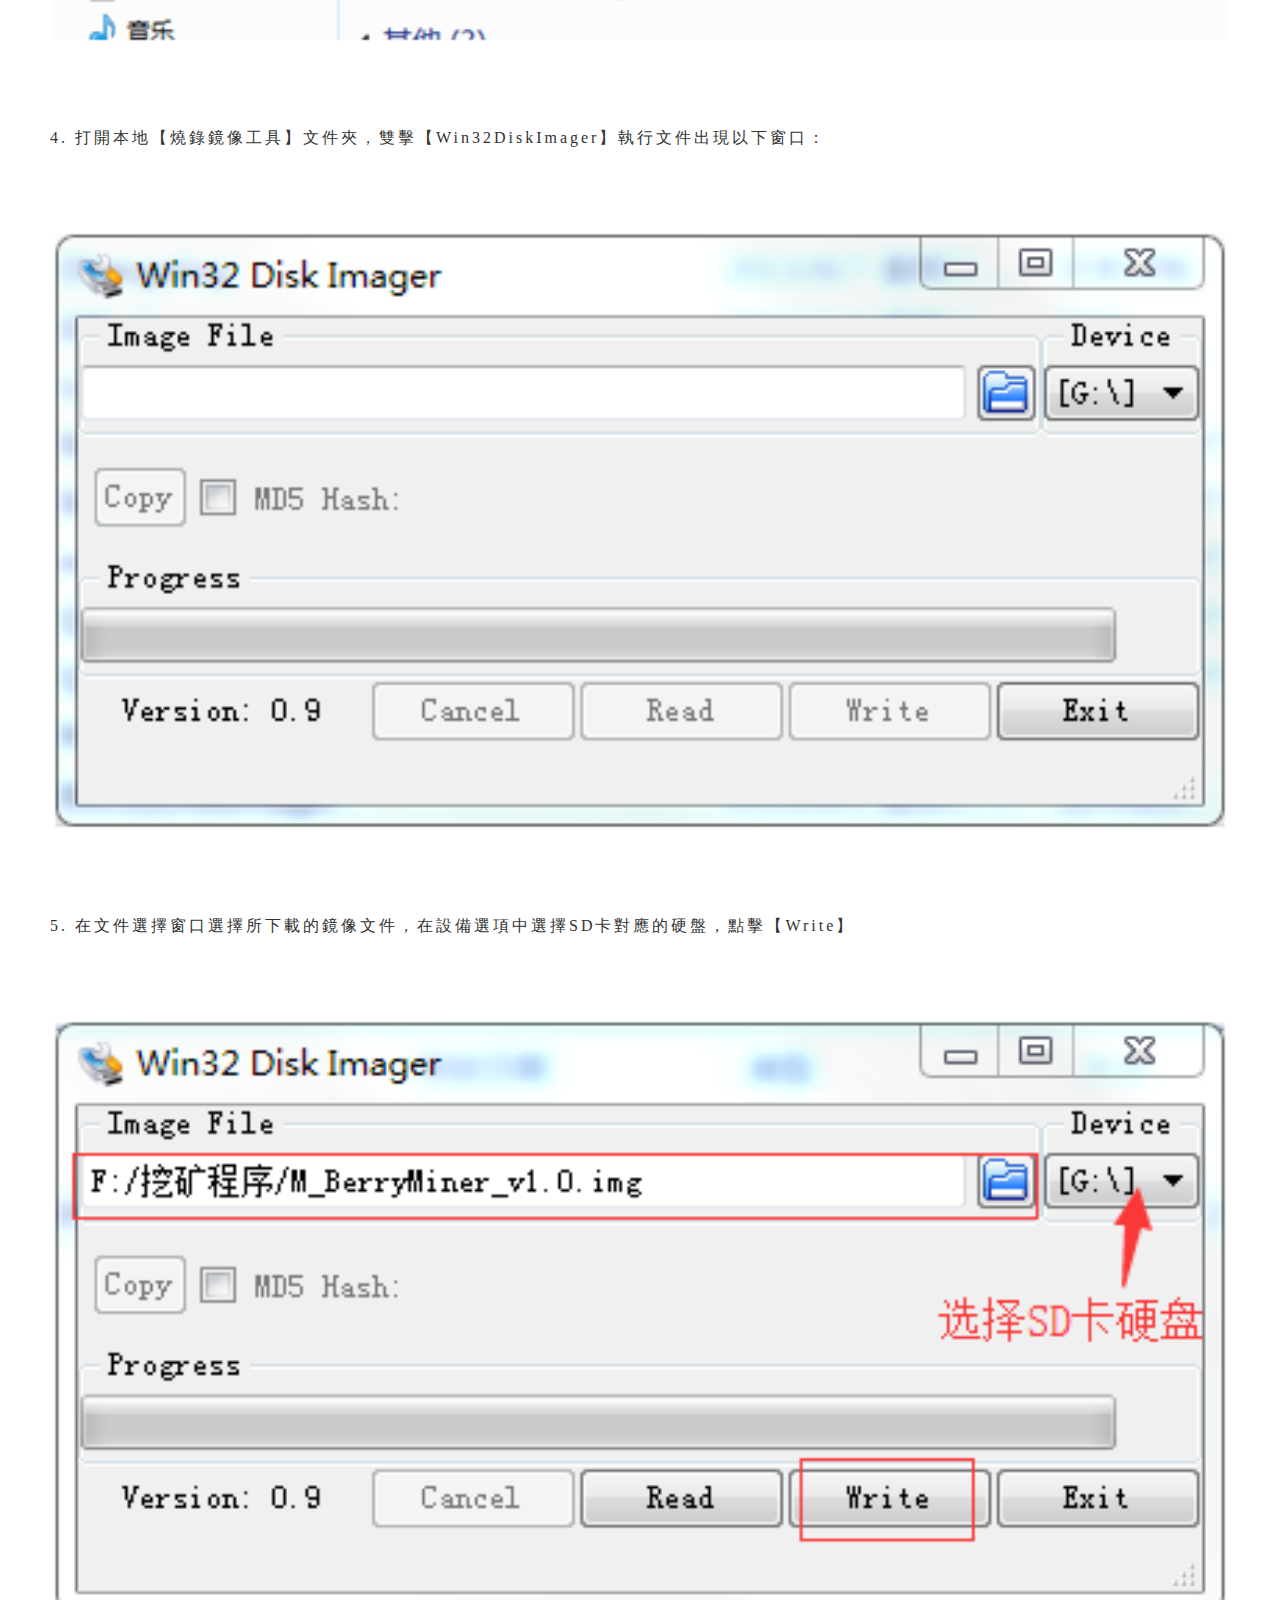
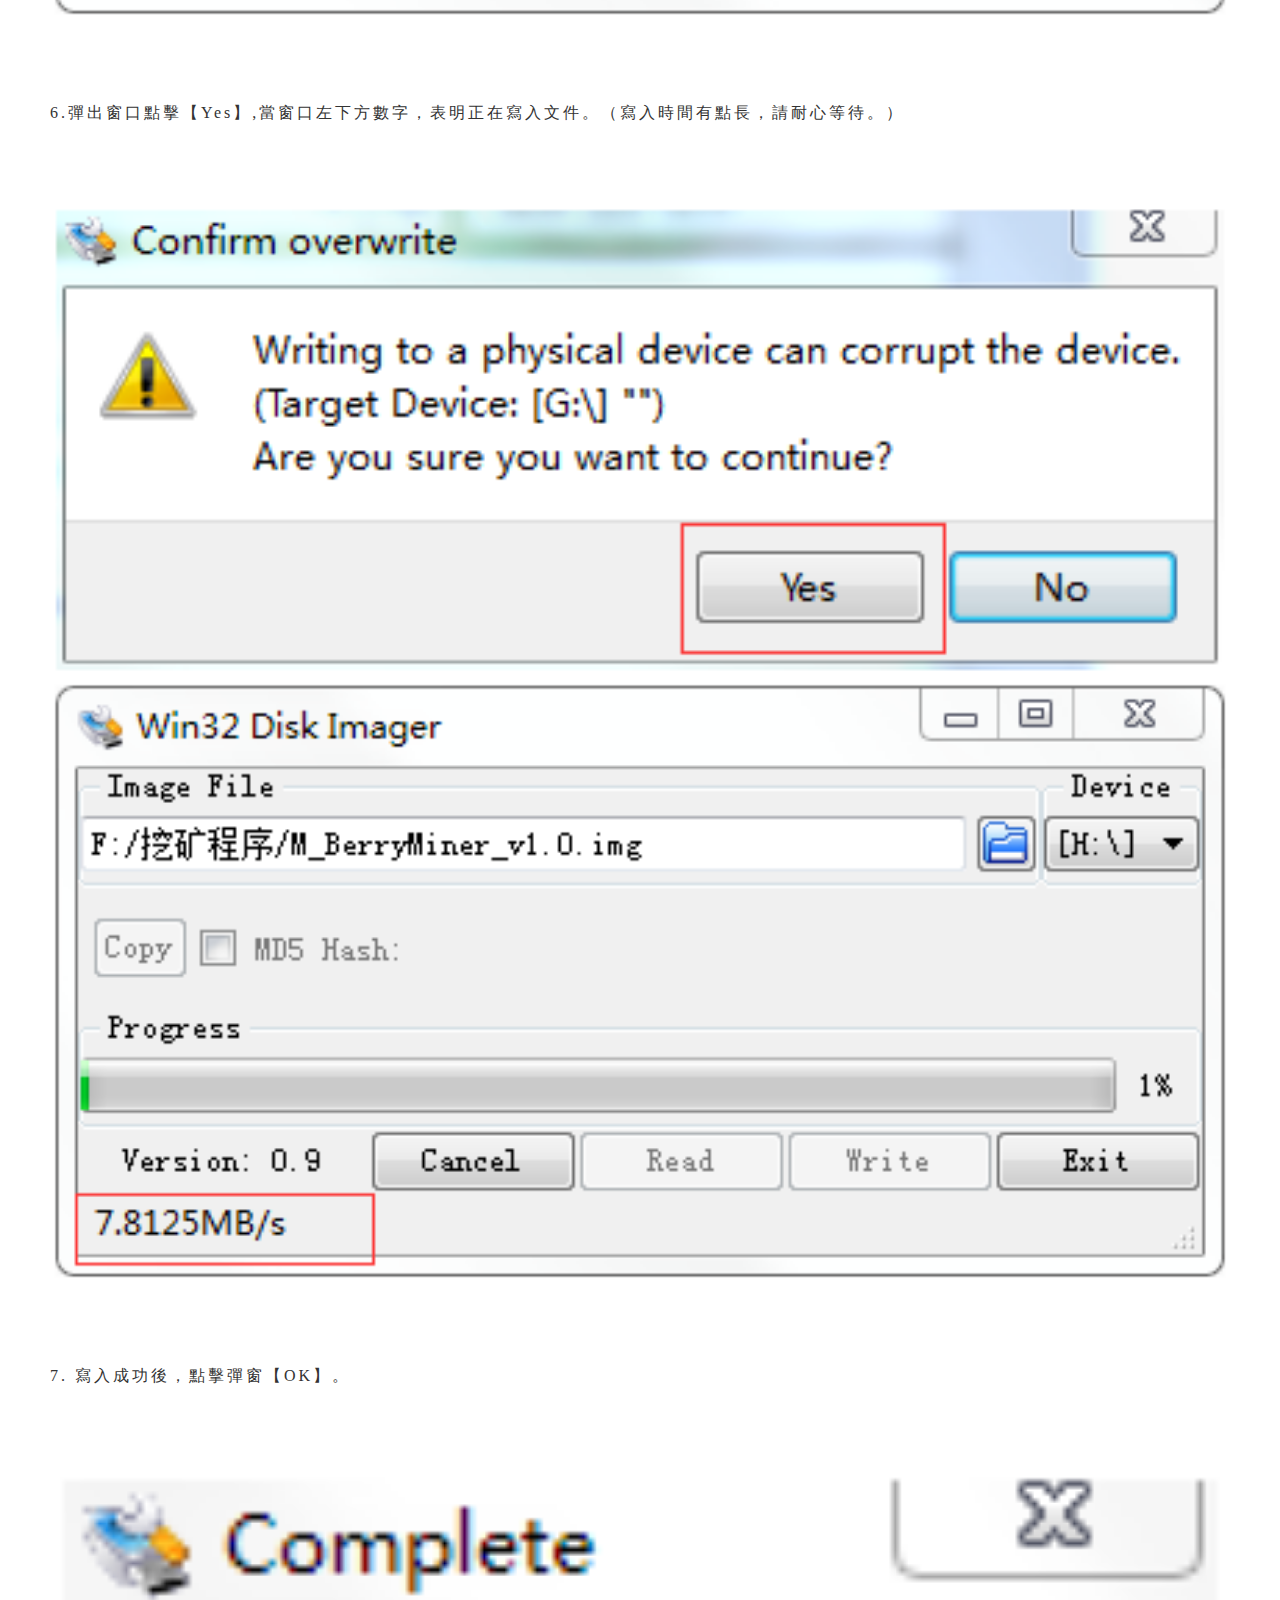
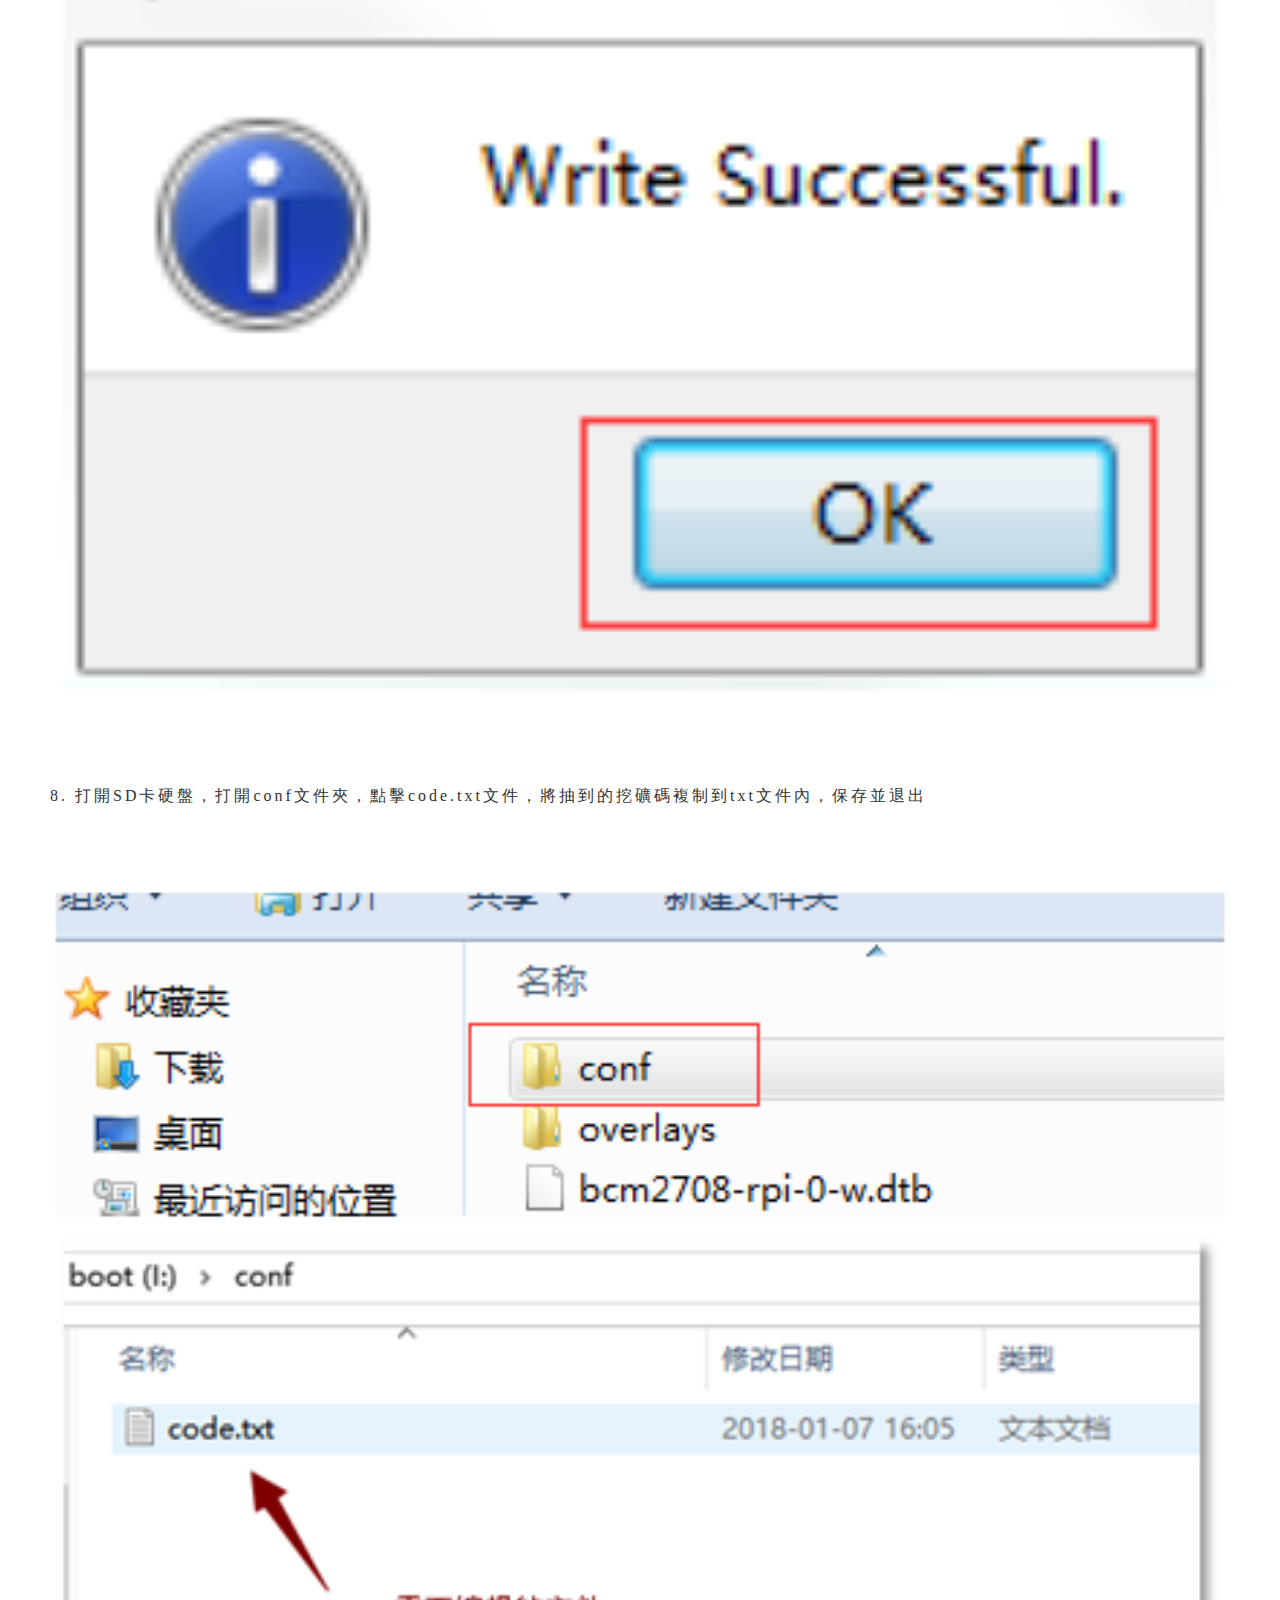
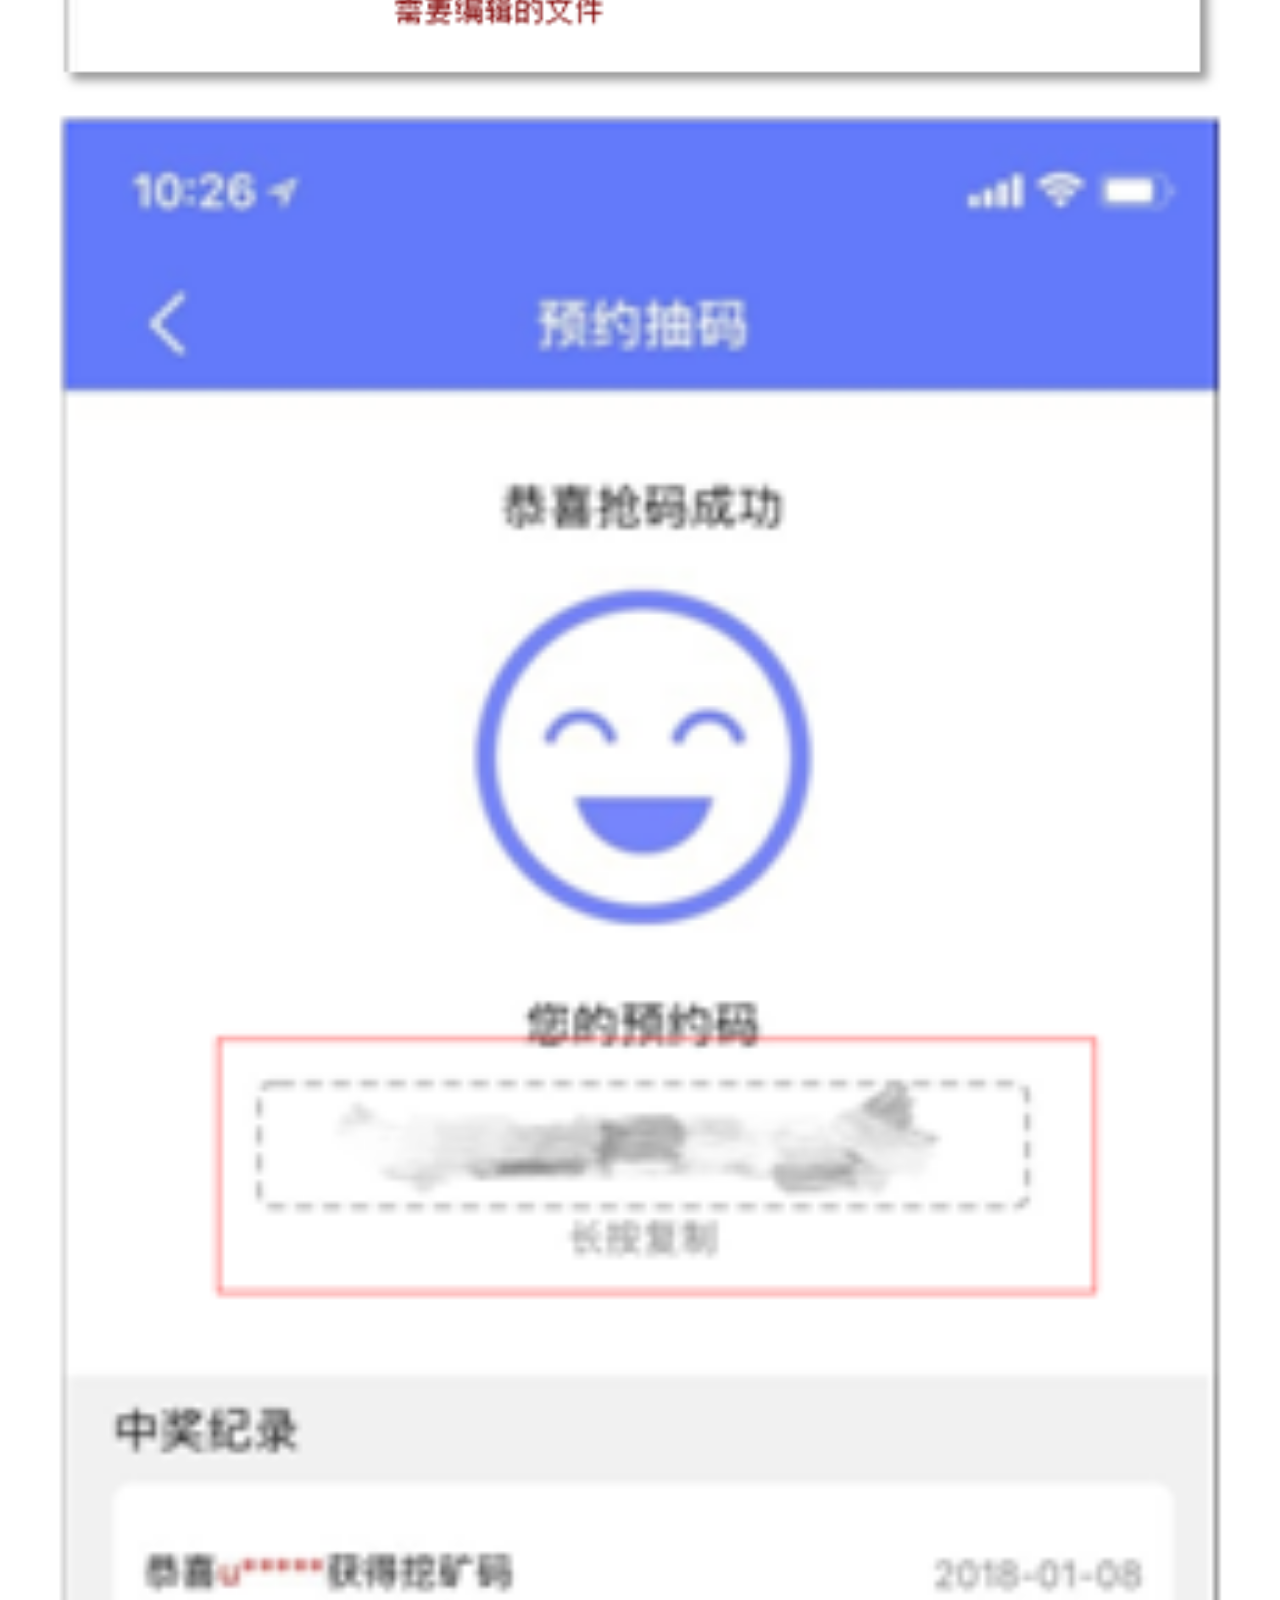
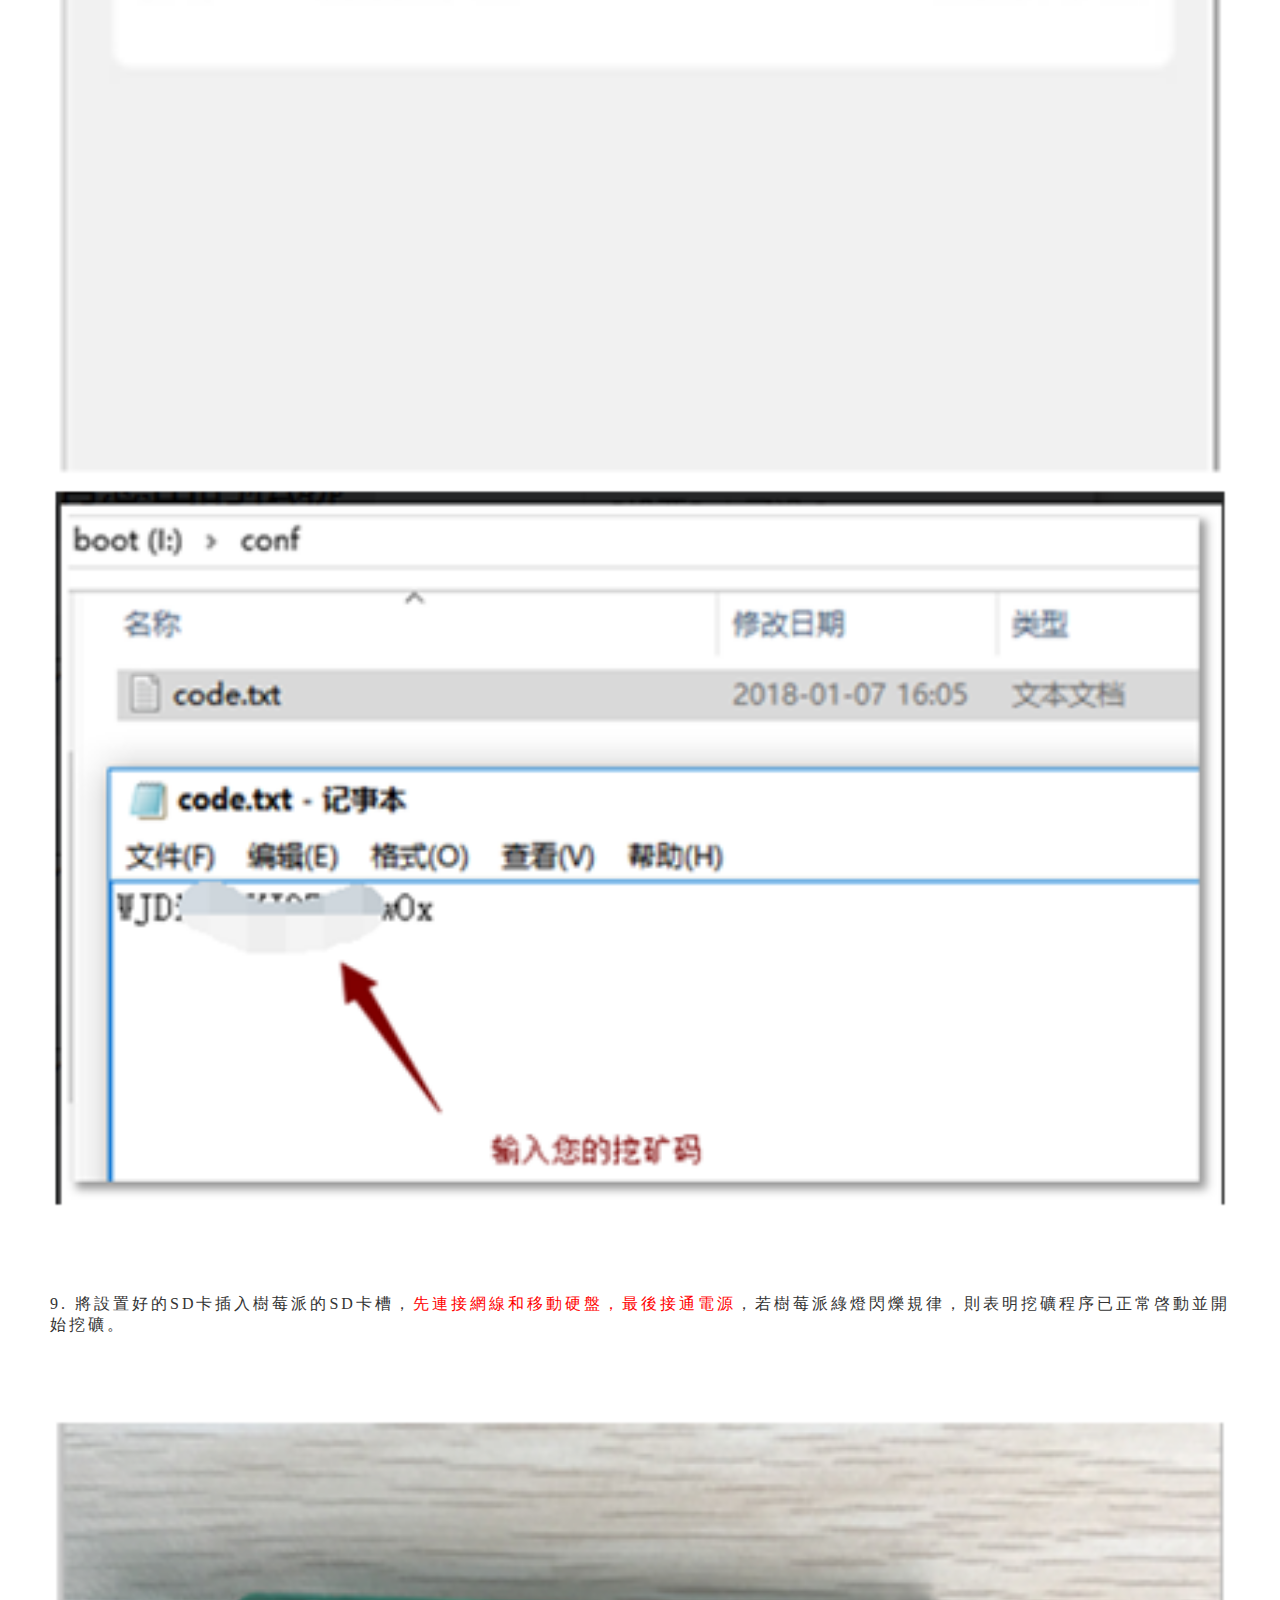
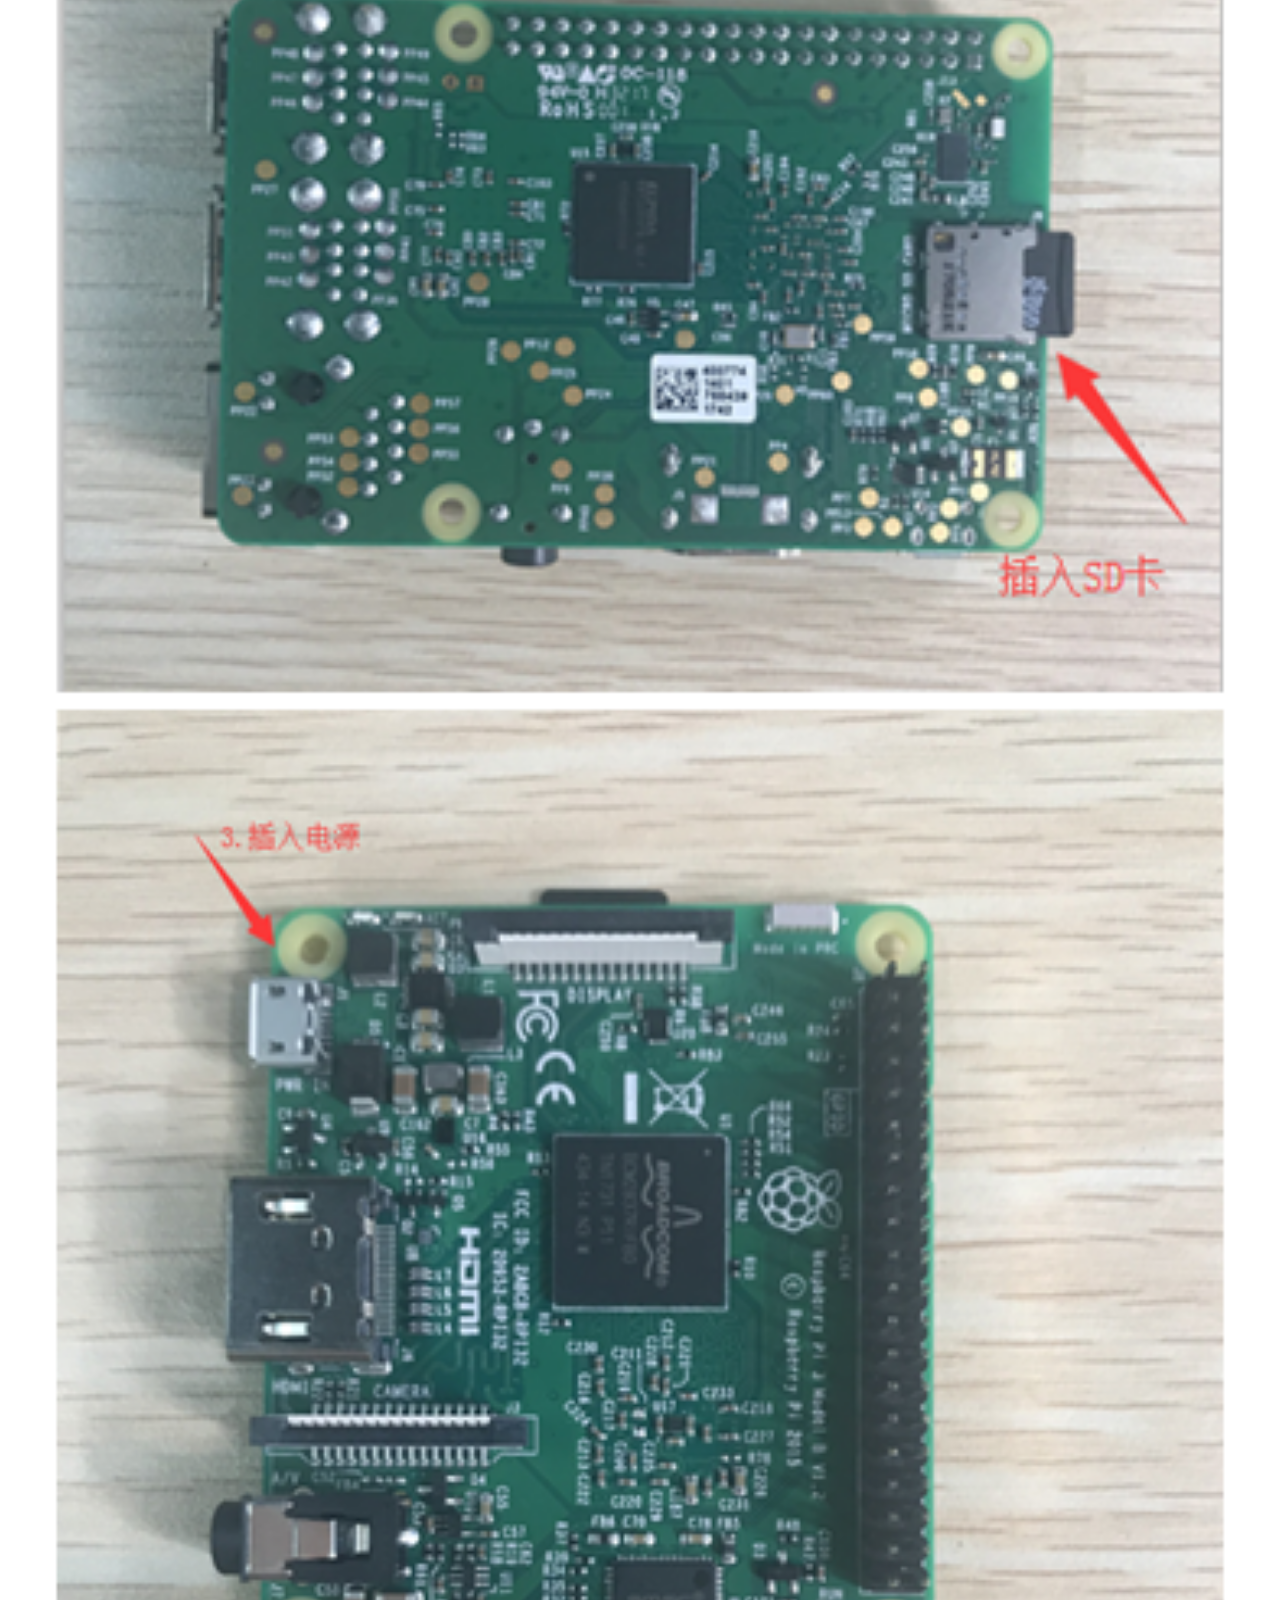
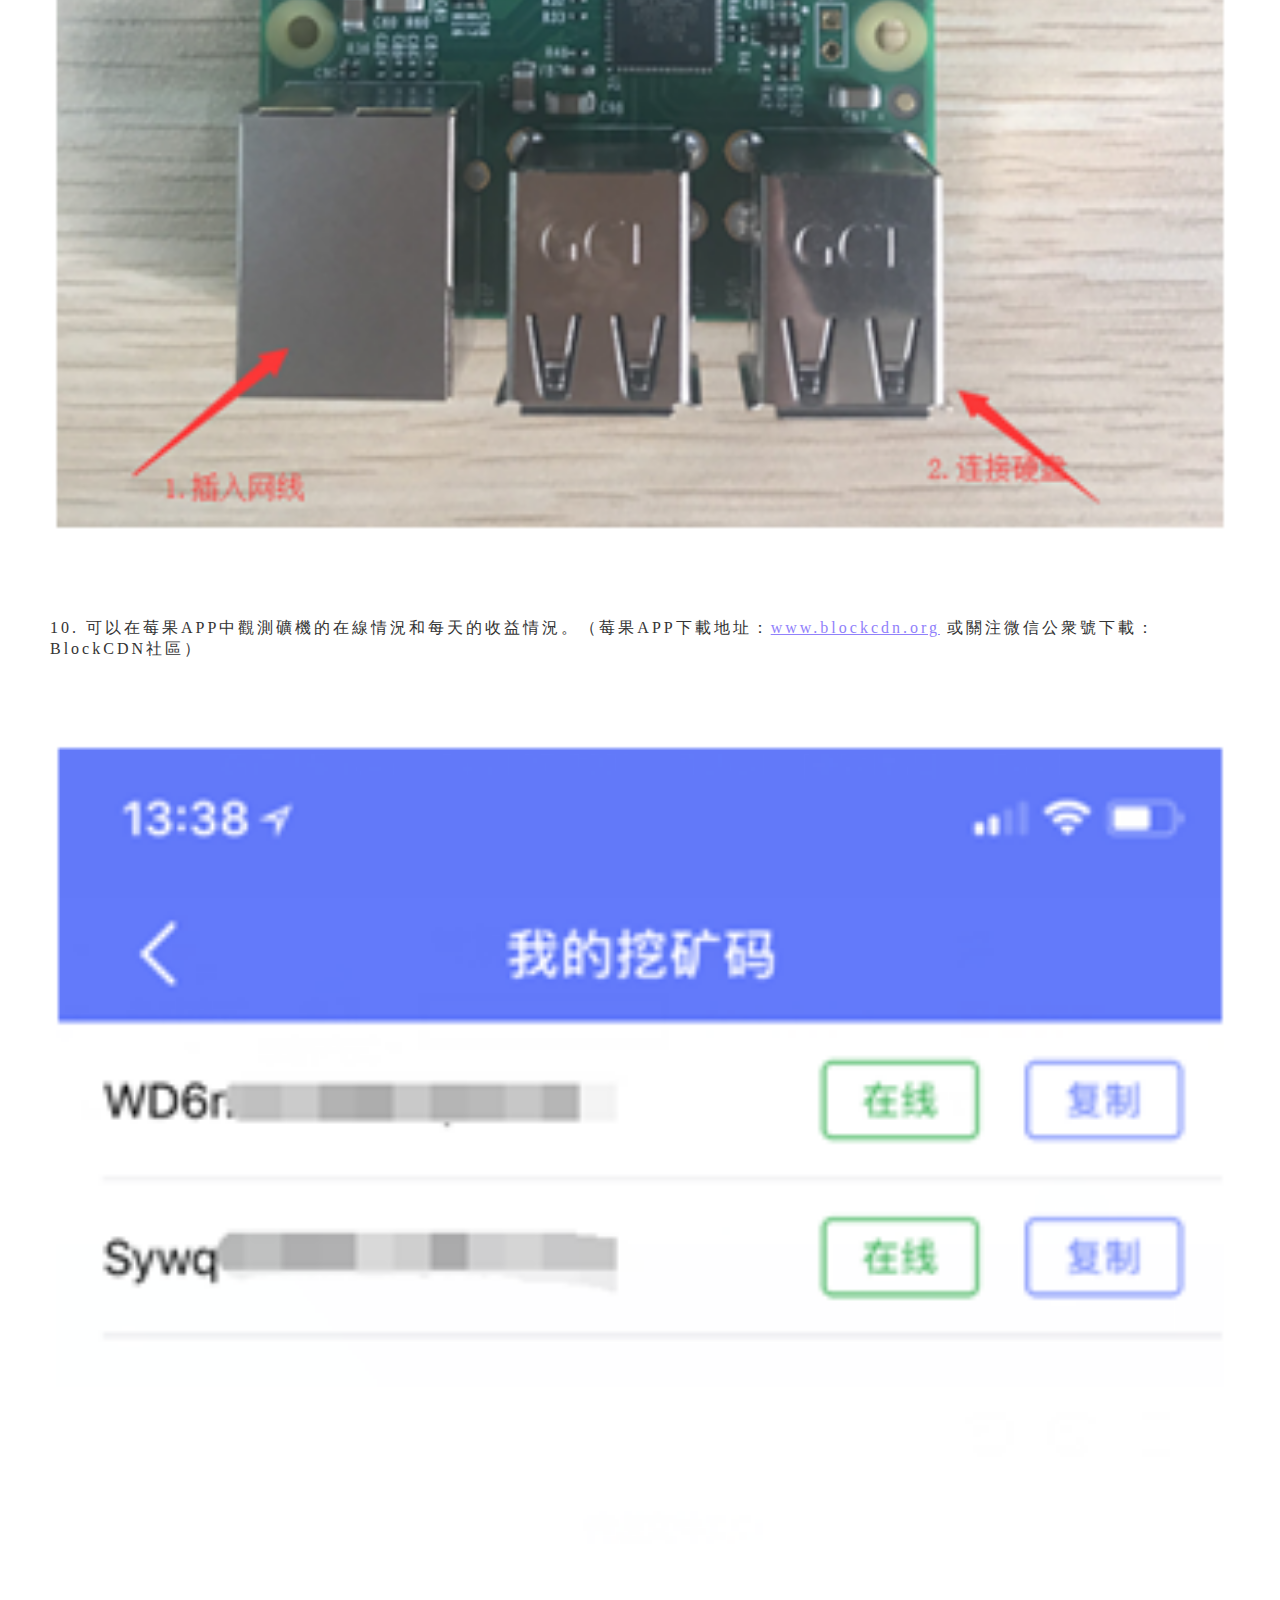
<file: course/course-fan.html>
<!DOCTYPE html>
<html lang="en">
<head>
    <meta charset="UTF-8">
    <title>BCDN挖礦教程</title>
    <link rel="stylesheet" href="course.css">
</head>
<body>
<div class="main">
    <div class="header">
        <p class="title">莓果礦機安裝教程</p>
        <p class="desc">&nbsp;&nbsp;&nbsp;&nbsp;莓果礦機是BlockCDN推出的新一代礦機。目前支持樹莓派和裝有ubuntu的電腦挖礦。下面給出樹莓派挖礦方式的教程。</p>
    </div>
        <div class="content">
        <p class="sub-title">推薦設備:</p>
        <img src="img/001.png" alt="">
        <p class="sub-title">操作步驟：</p>
        <p class="step">1.打開網頁：<br><a href="http://www.blockcdn.org/html/download/">http://www.blockcdn.org/html/download/</a> </p>
        <img src="img/002.png" alt="">
        <p class="step">2.	下載M_BerryMiner_v1.0.zip壓縮包到本地,解壓文件，解壓後文件夾內含3個文件</p>
        <img src="img/003.png" alt="">
        <p class="step">3.	將SD卡插入讀卡器，然後將讀卡器插入電腦，打開【我的電腦】會出現一個新的硬盤。</p>
        <img src="img/004.png" alt="">
        <p class="step">4.	打開本地【燒錄鏡像工具】文件夾，雙擊【Win32DiskImager】執行文件出現以下窗口：</p>
        <img src="img/005.png" alt="">
        <p class="step">5.	在文件選擇窗口選擇所下載的鏡像文件，在設備選項中選擇SD卡對應的硬盤，點擊【Write】</p>
        <img src="img/006.png" alt="">
        <p class="step">6.彈出窗口點擊【Yes】,當窗口左下方數字，表明正在寫入文件。（寫入時間有點長，請耐心等待。）</p>
        <img src="img/007.png" alt="">
        <img src="img/008.png" alt="">
        <p class="step">7.	寫入成功後，點擊彈窗【OK】。</p>
        <img src="img/009.png" alt="">
        <p class="step">8.	打開SD卡硬盤，打開conf文件夾，點擊code.txt文件，將抽到的挖礦碼複制到txt文件內，保存並退出</p>
        <img src="img/010.png" alt="">
        <img src="img/011.png" alt="">
        <img src="img/012.png" alt="">
        <img src="img/013.png" alt="">
        <p class="step">9.	將設置好的SD卡插入樹莓派的SD卡槽，<span style="color: red">先連接網線和移動硬盤，最後接通電源</span>，若樹莓派綠燈閃爍規律，則表明挖礦程序已正常啓動並開始挖礦。</p>
        <img src="img/014.png" alt="">
        <img src="img/015.png" alt="">
        <p class="step">10.	可以在莓果APP中觀測礦機的在線情況和每天的收益情況。（莓果APP下載地址：<a href="www.blockcdn.org">www.blockcdn.org</a> 或關注微信公衆號下載：BlockCDN社區）</p>
        <img src="img/016.png" alt="">
    </div>
</div>
</body>
</html>
</file>
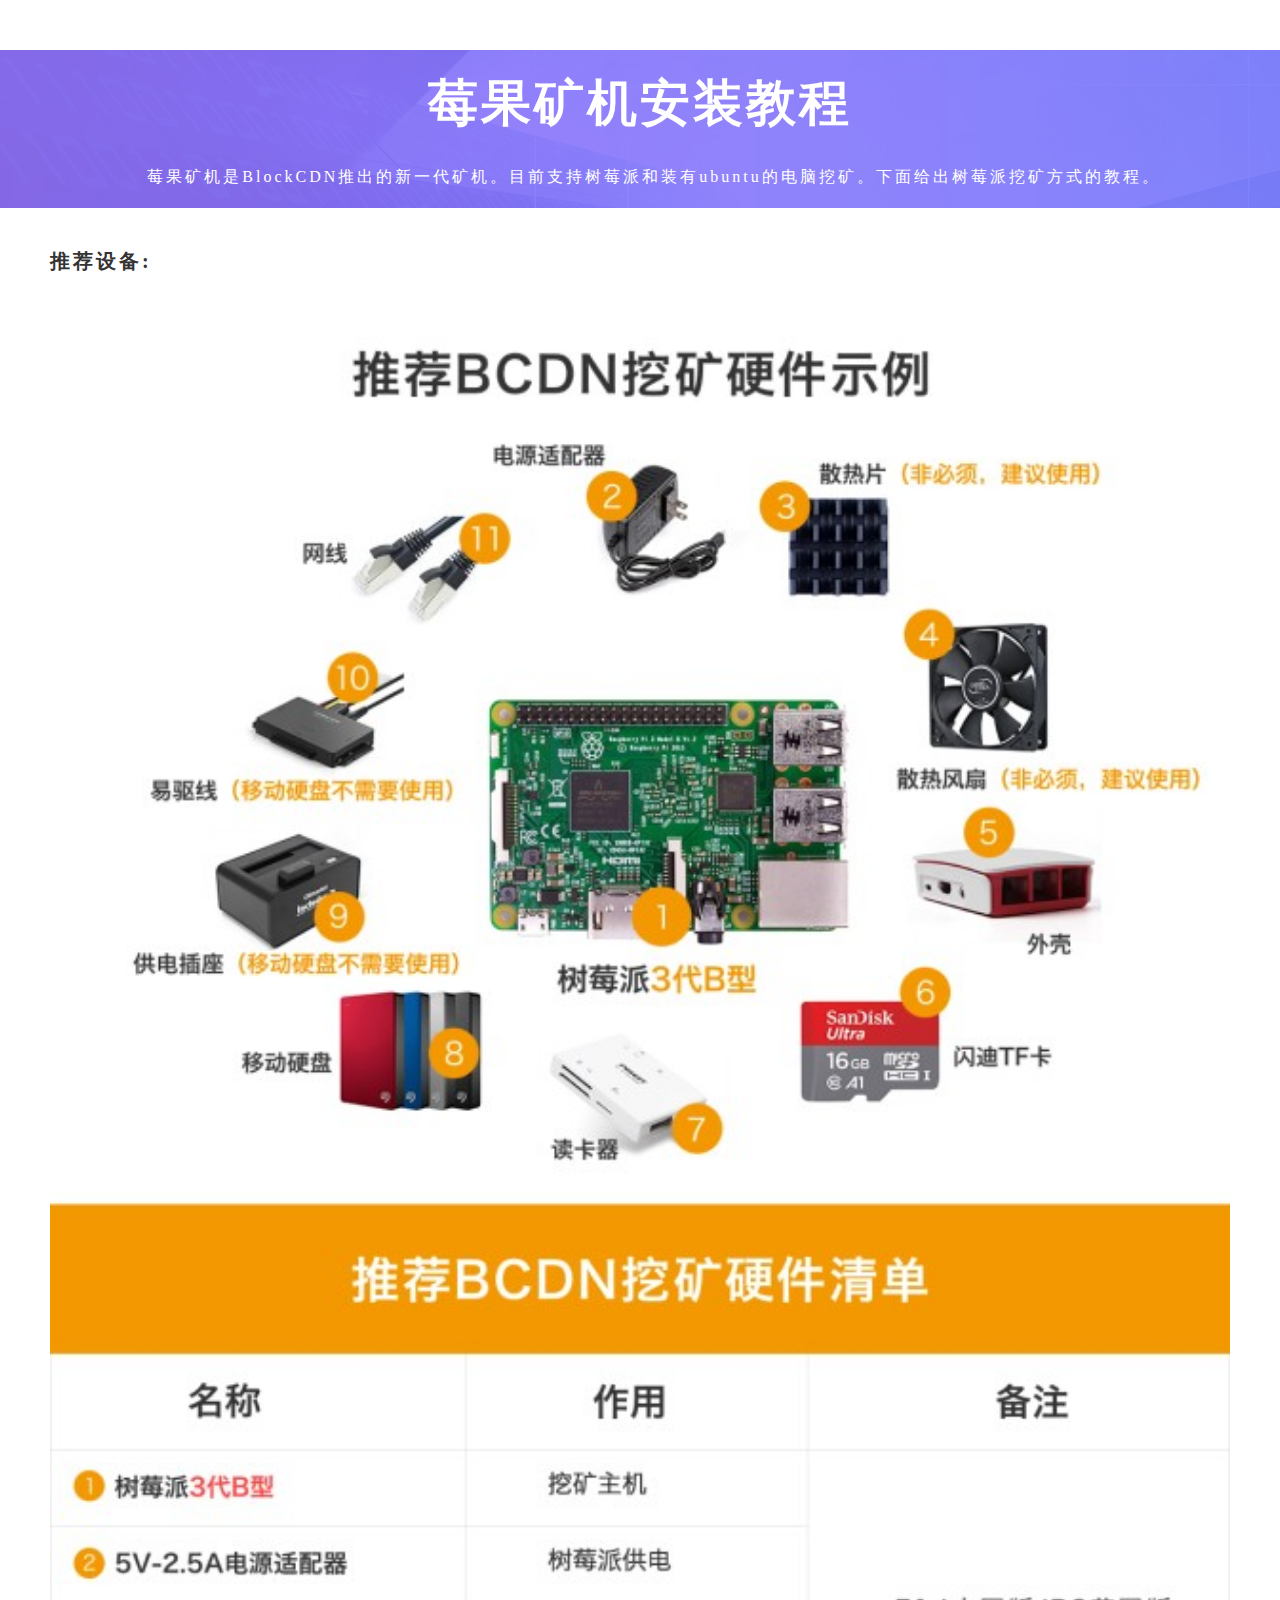
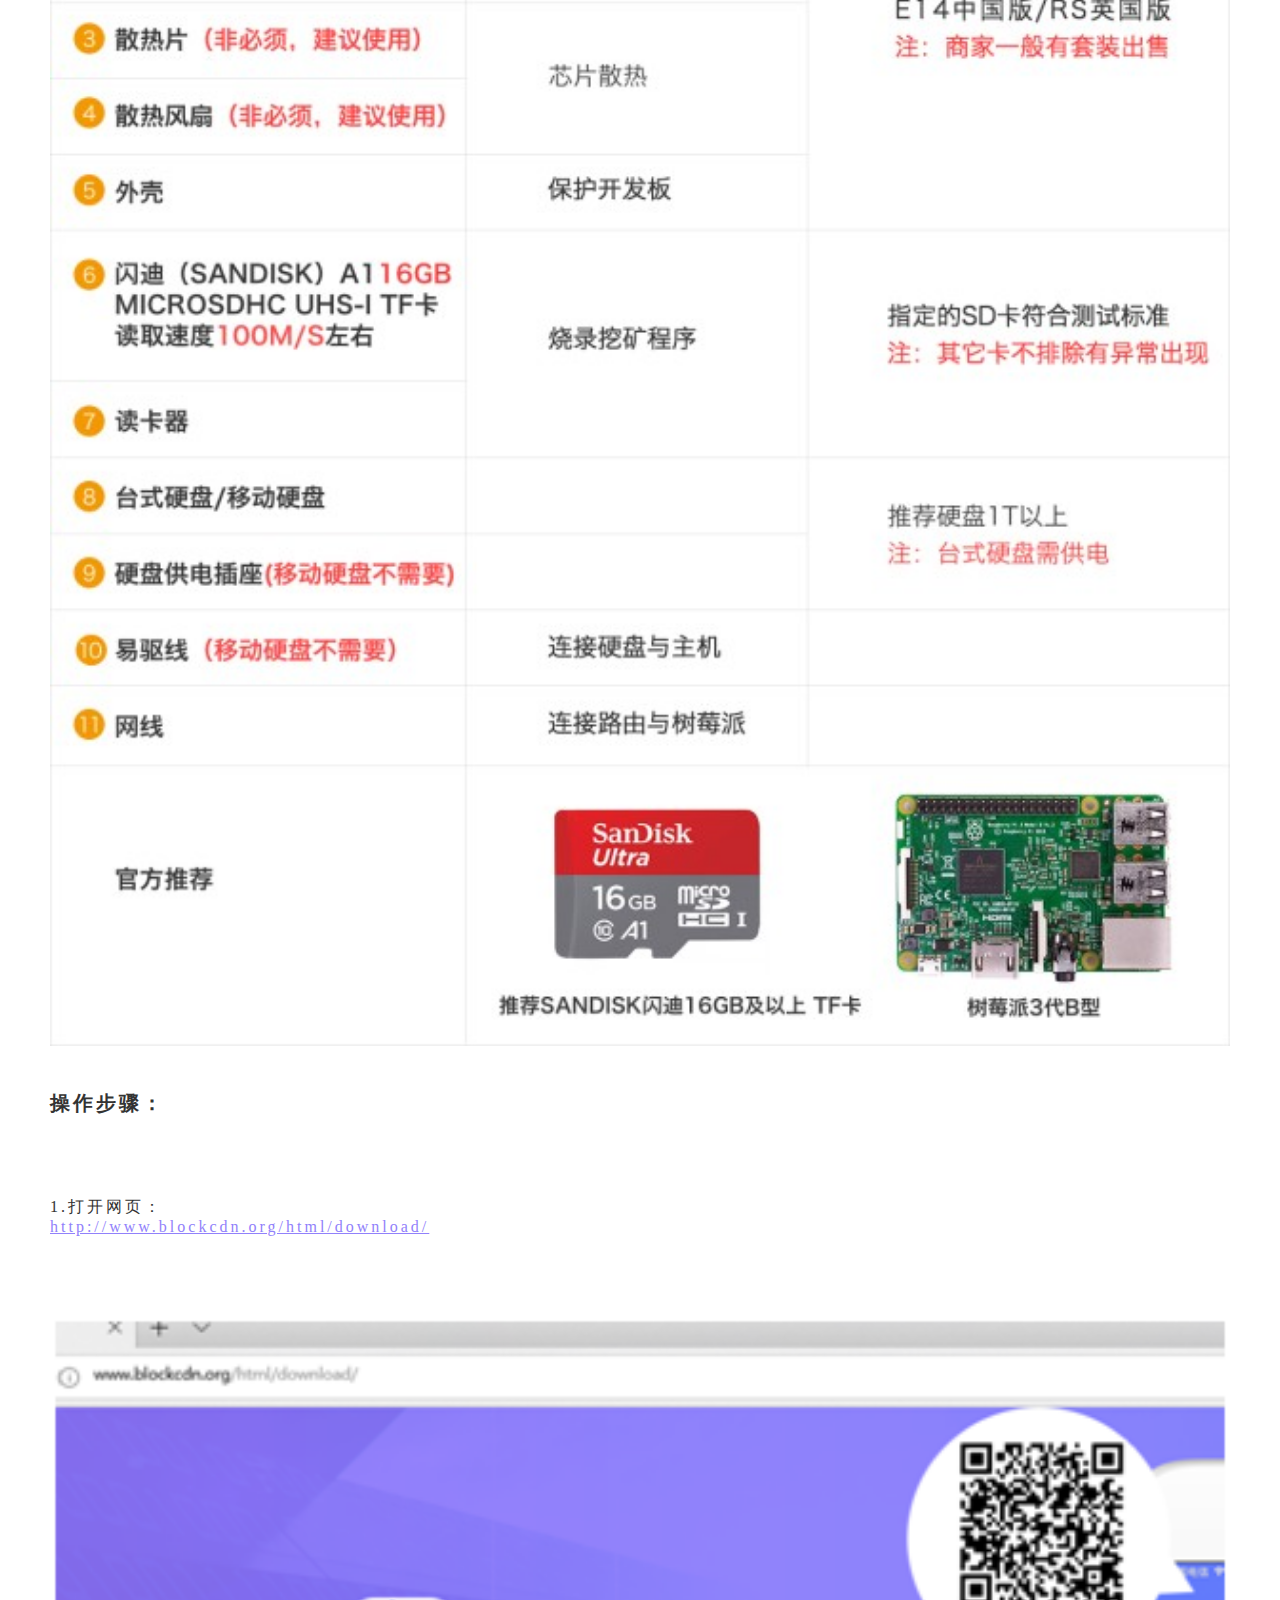
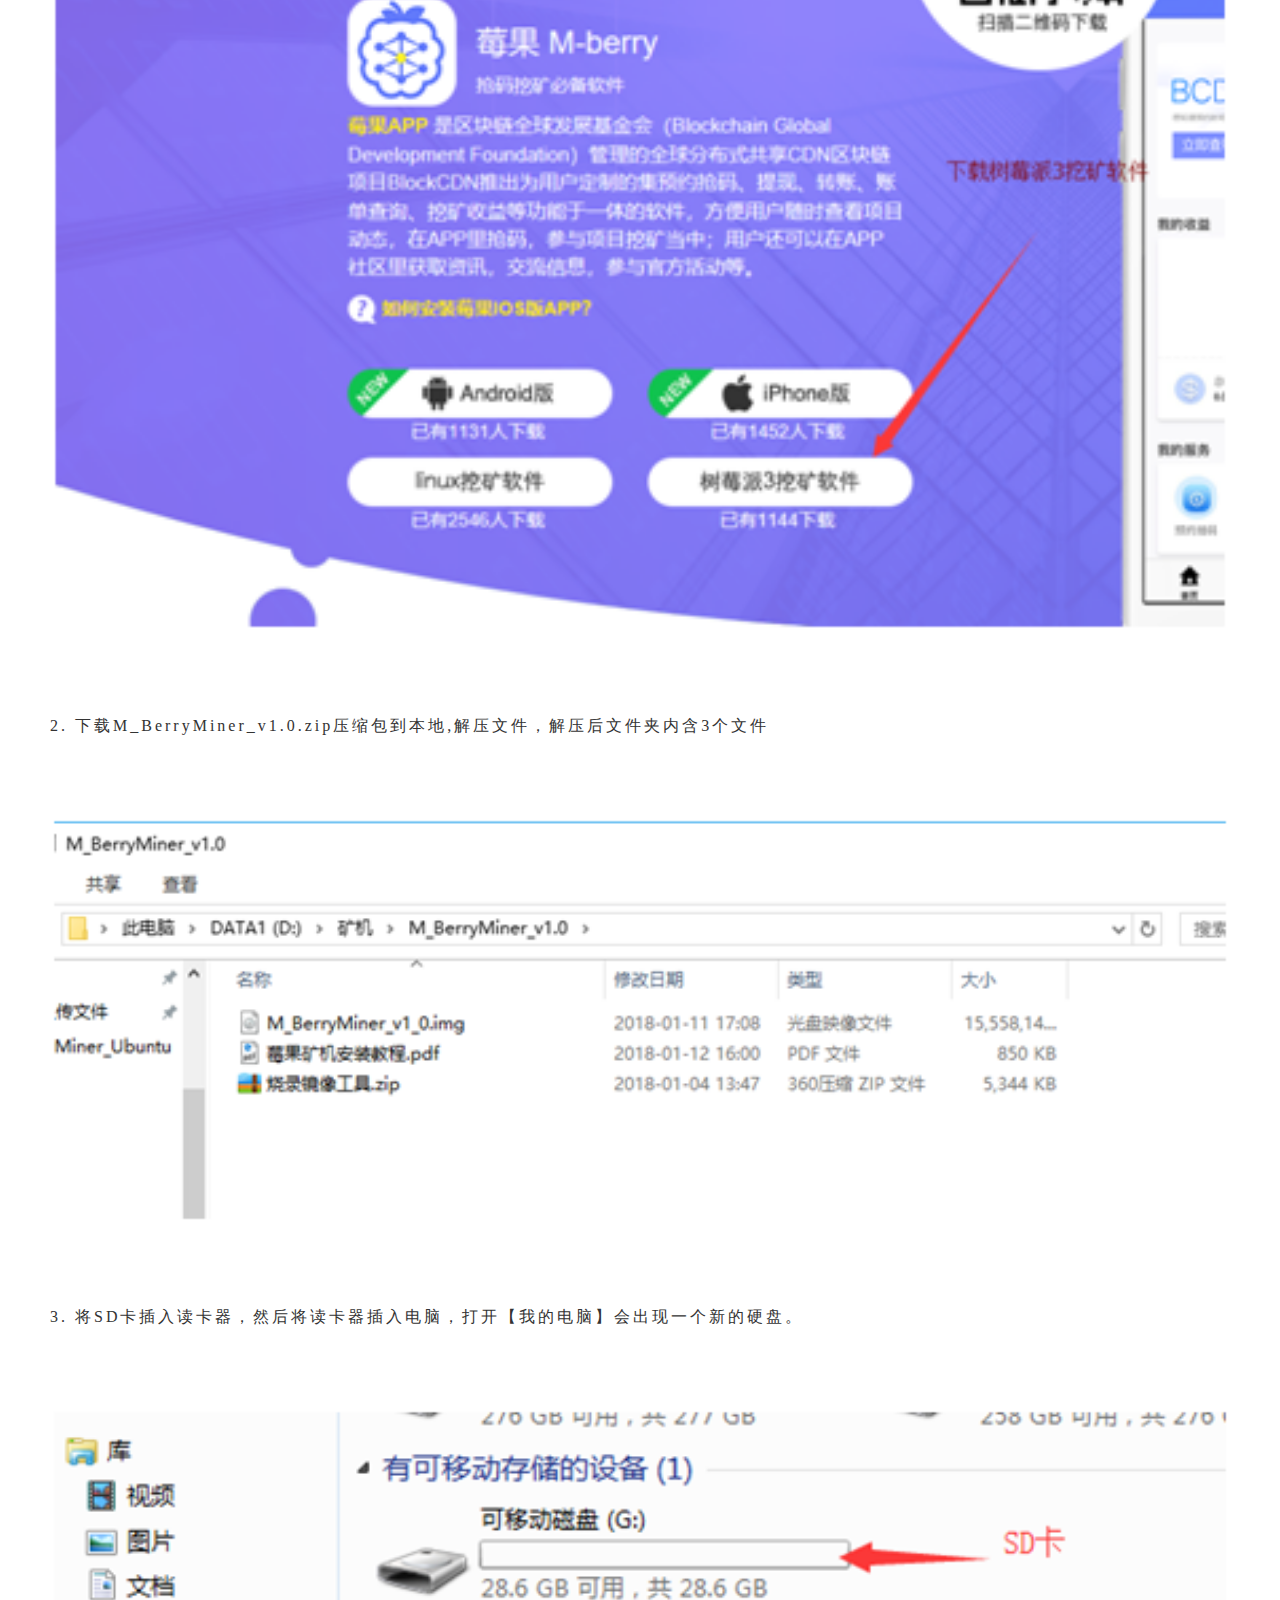
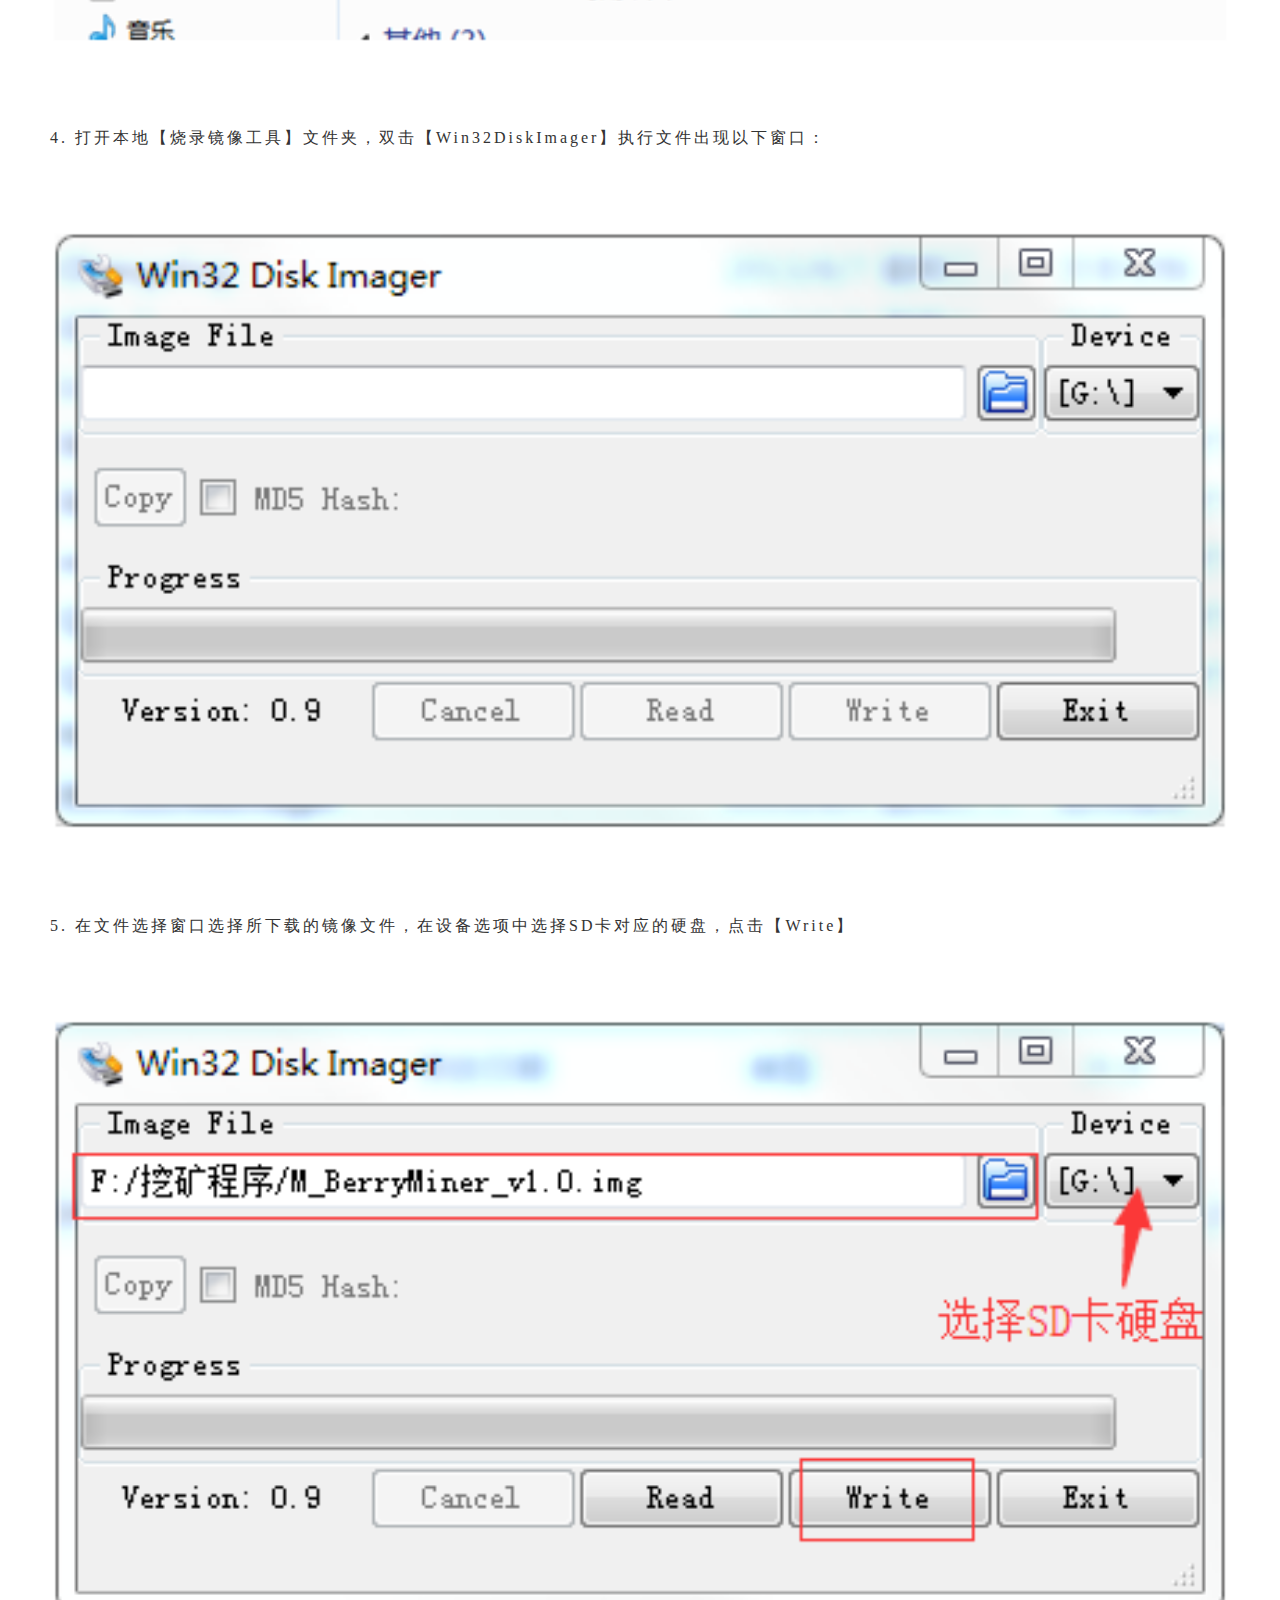
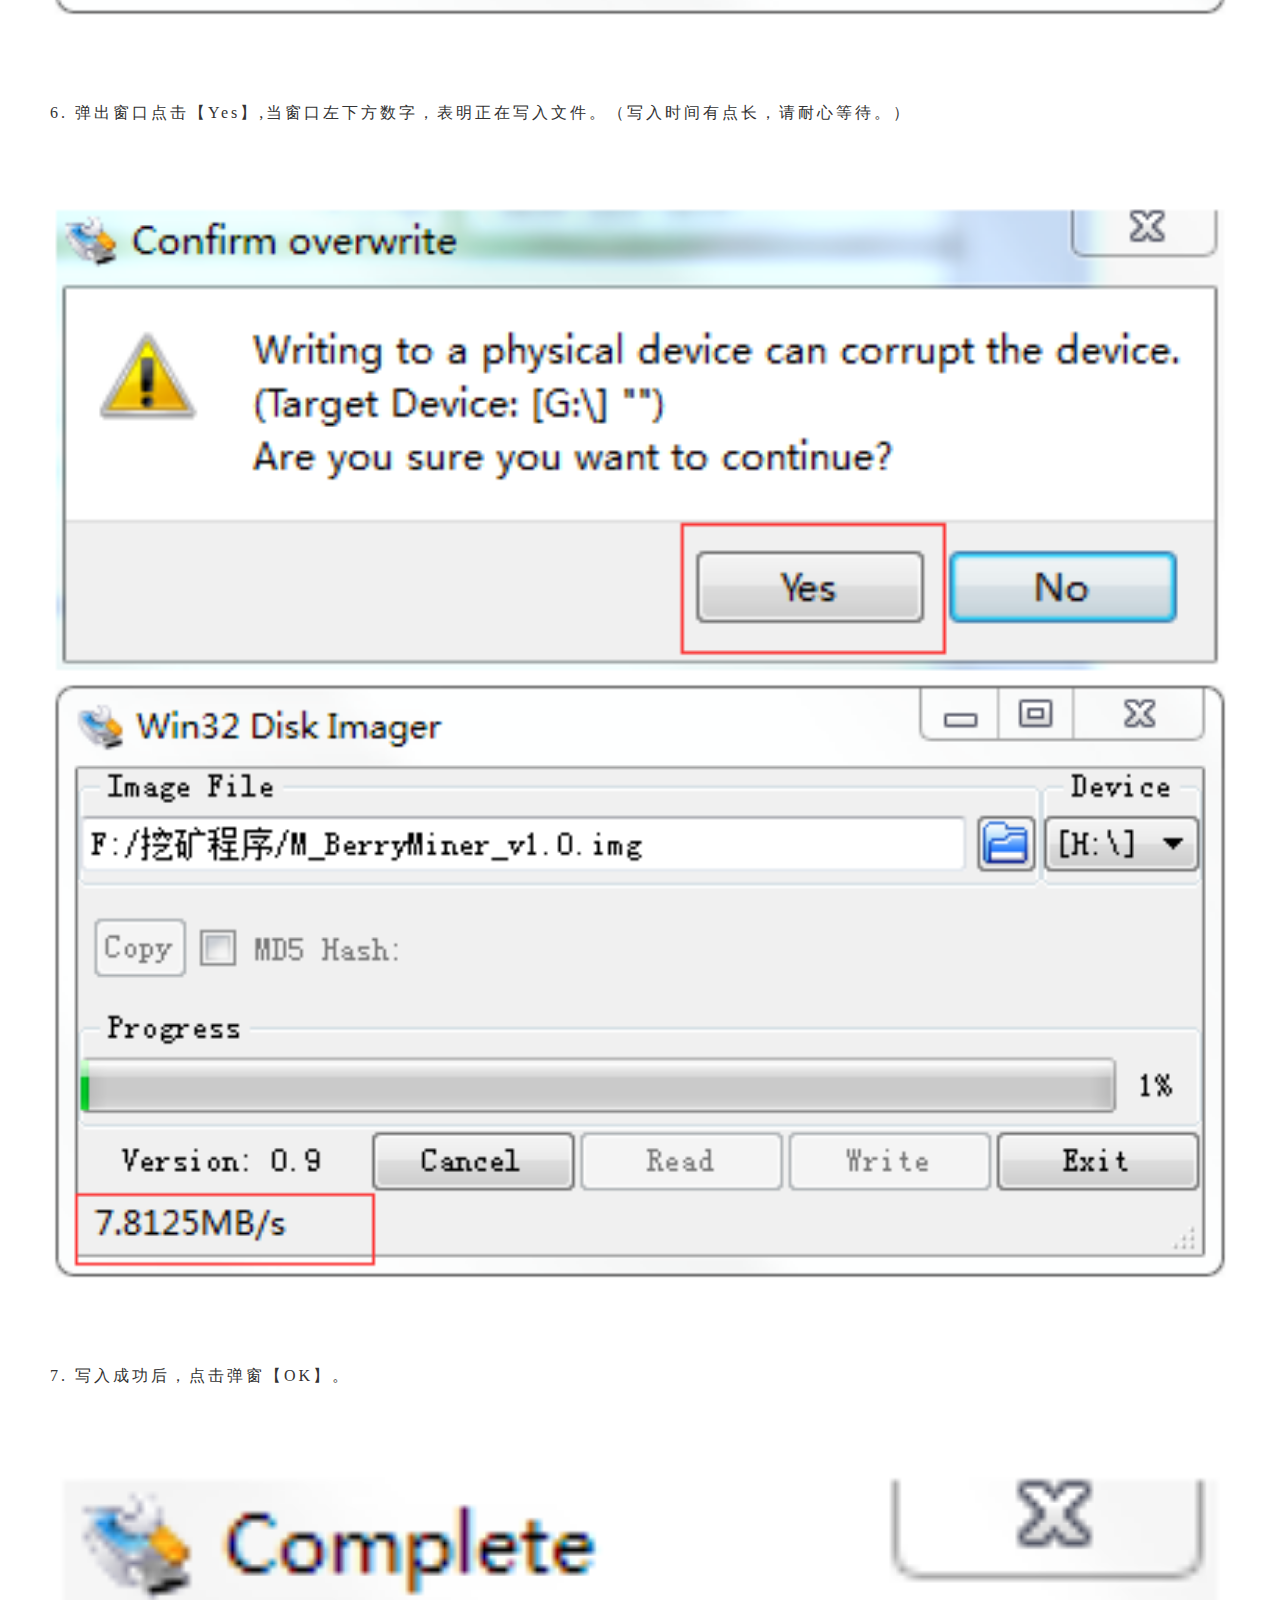
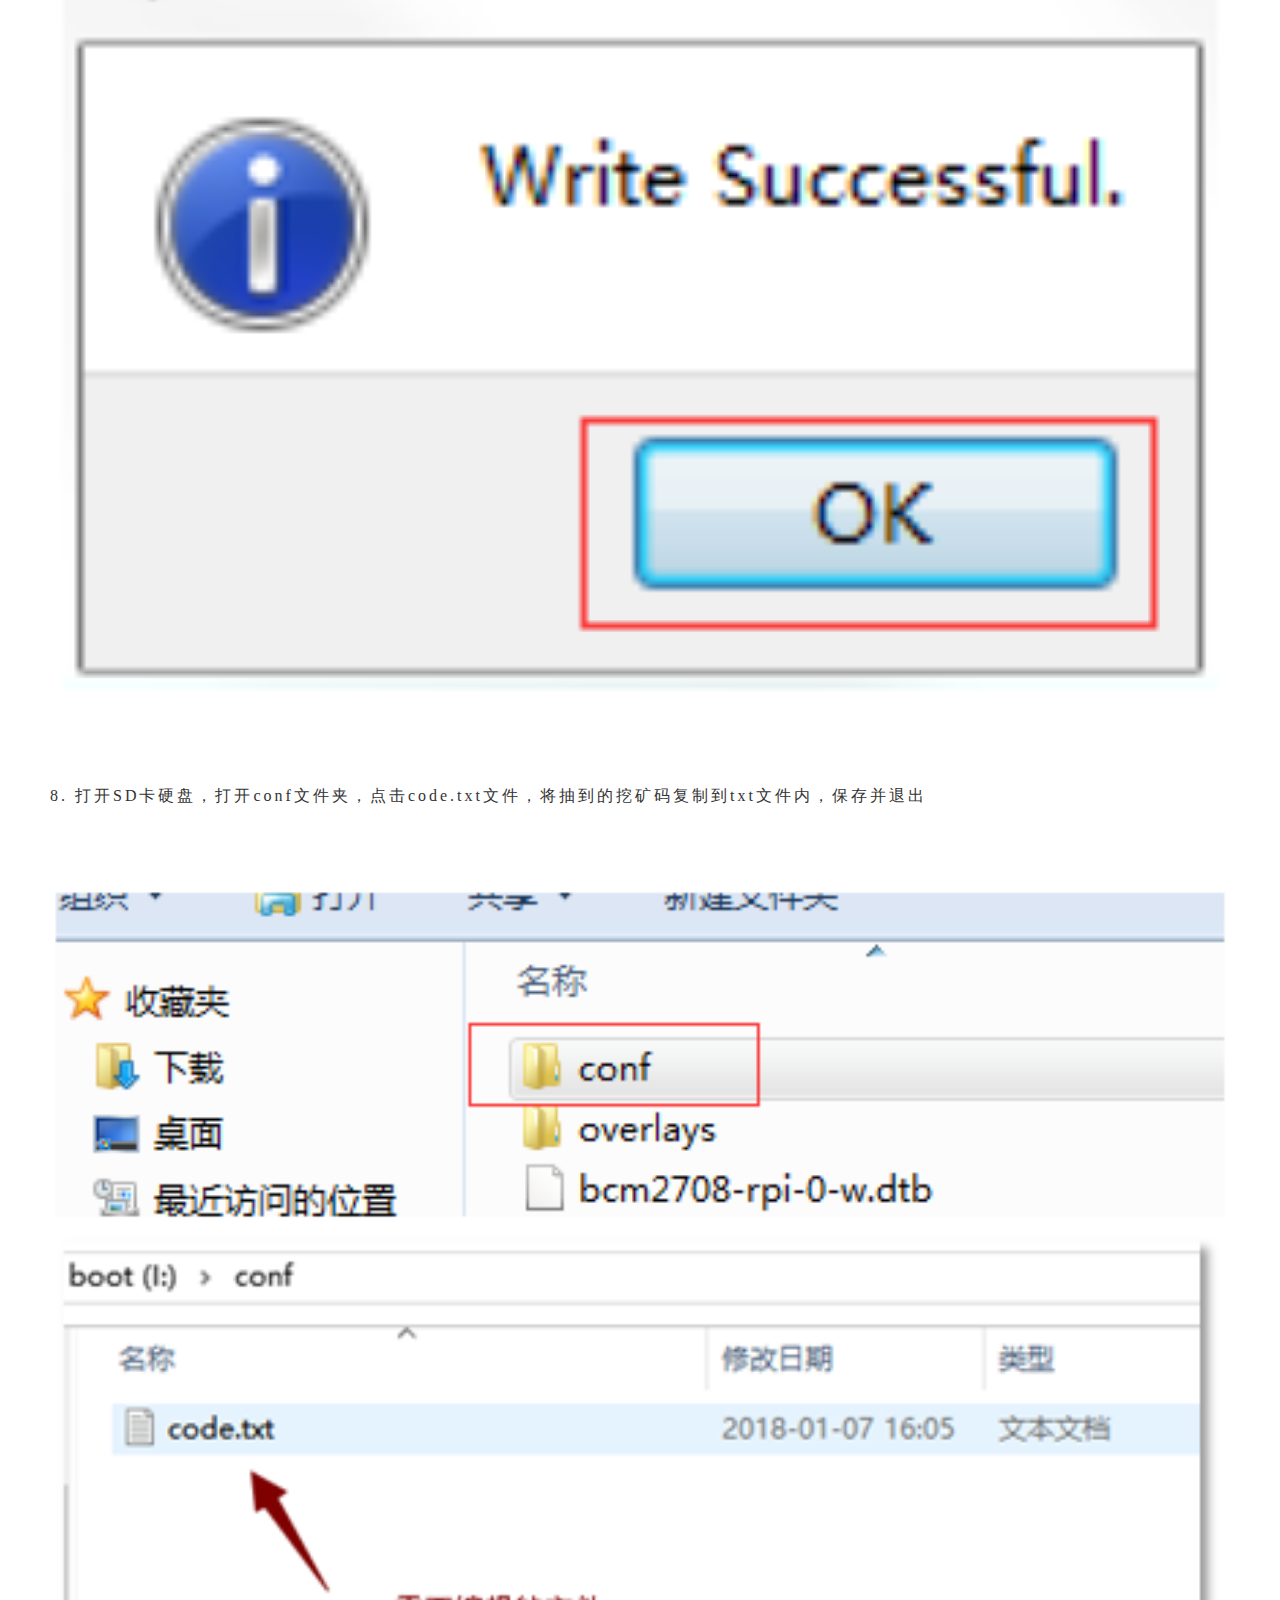
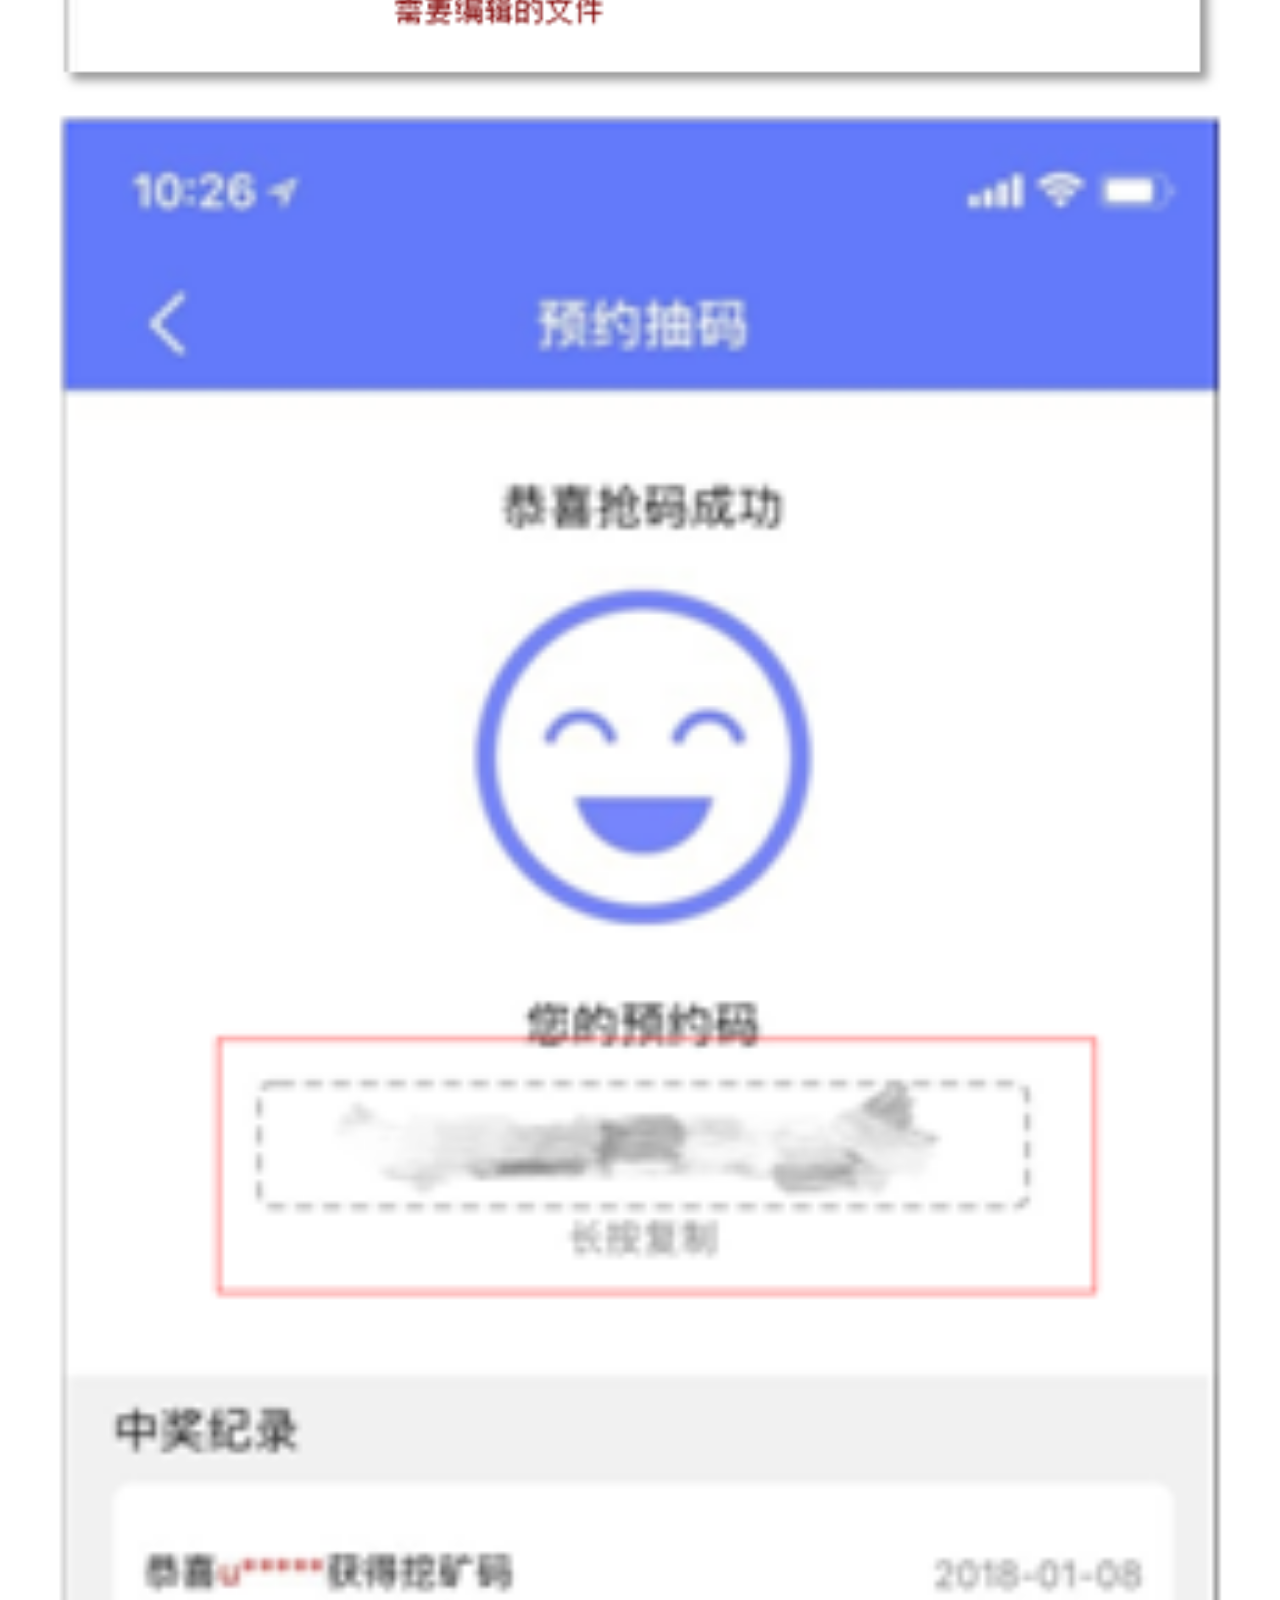
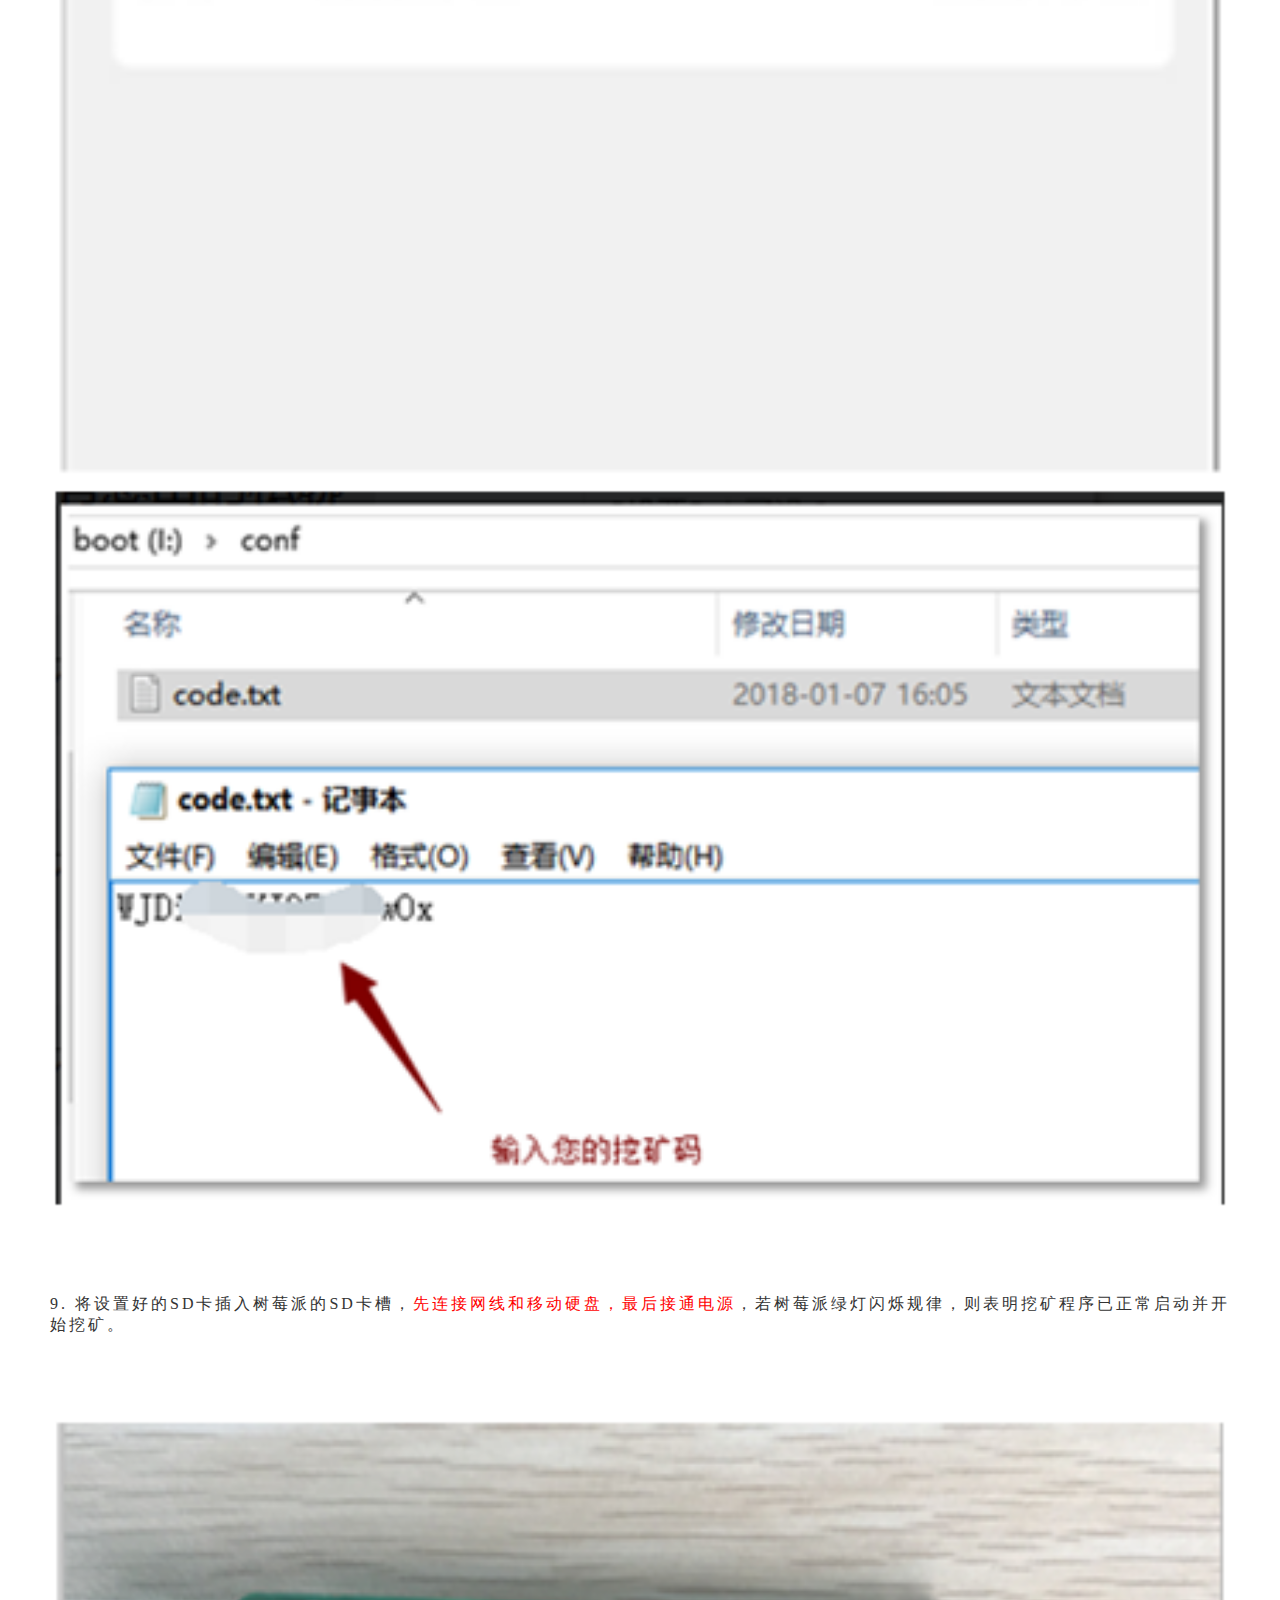
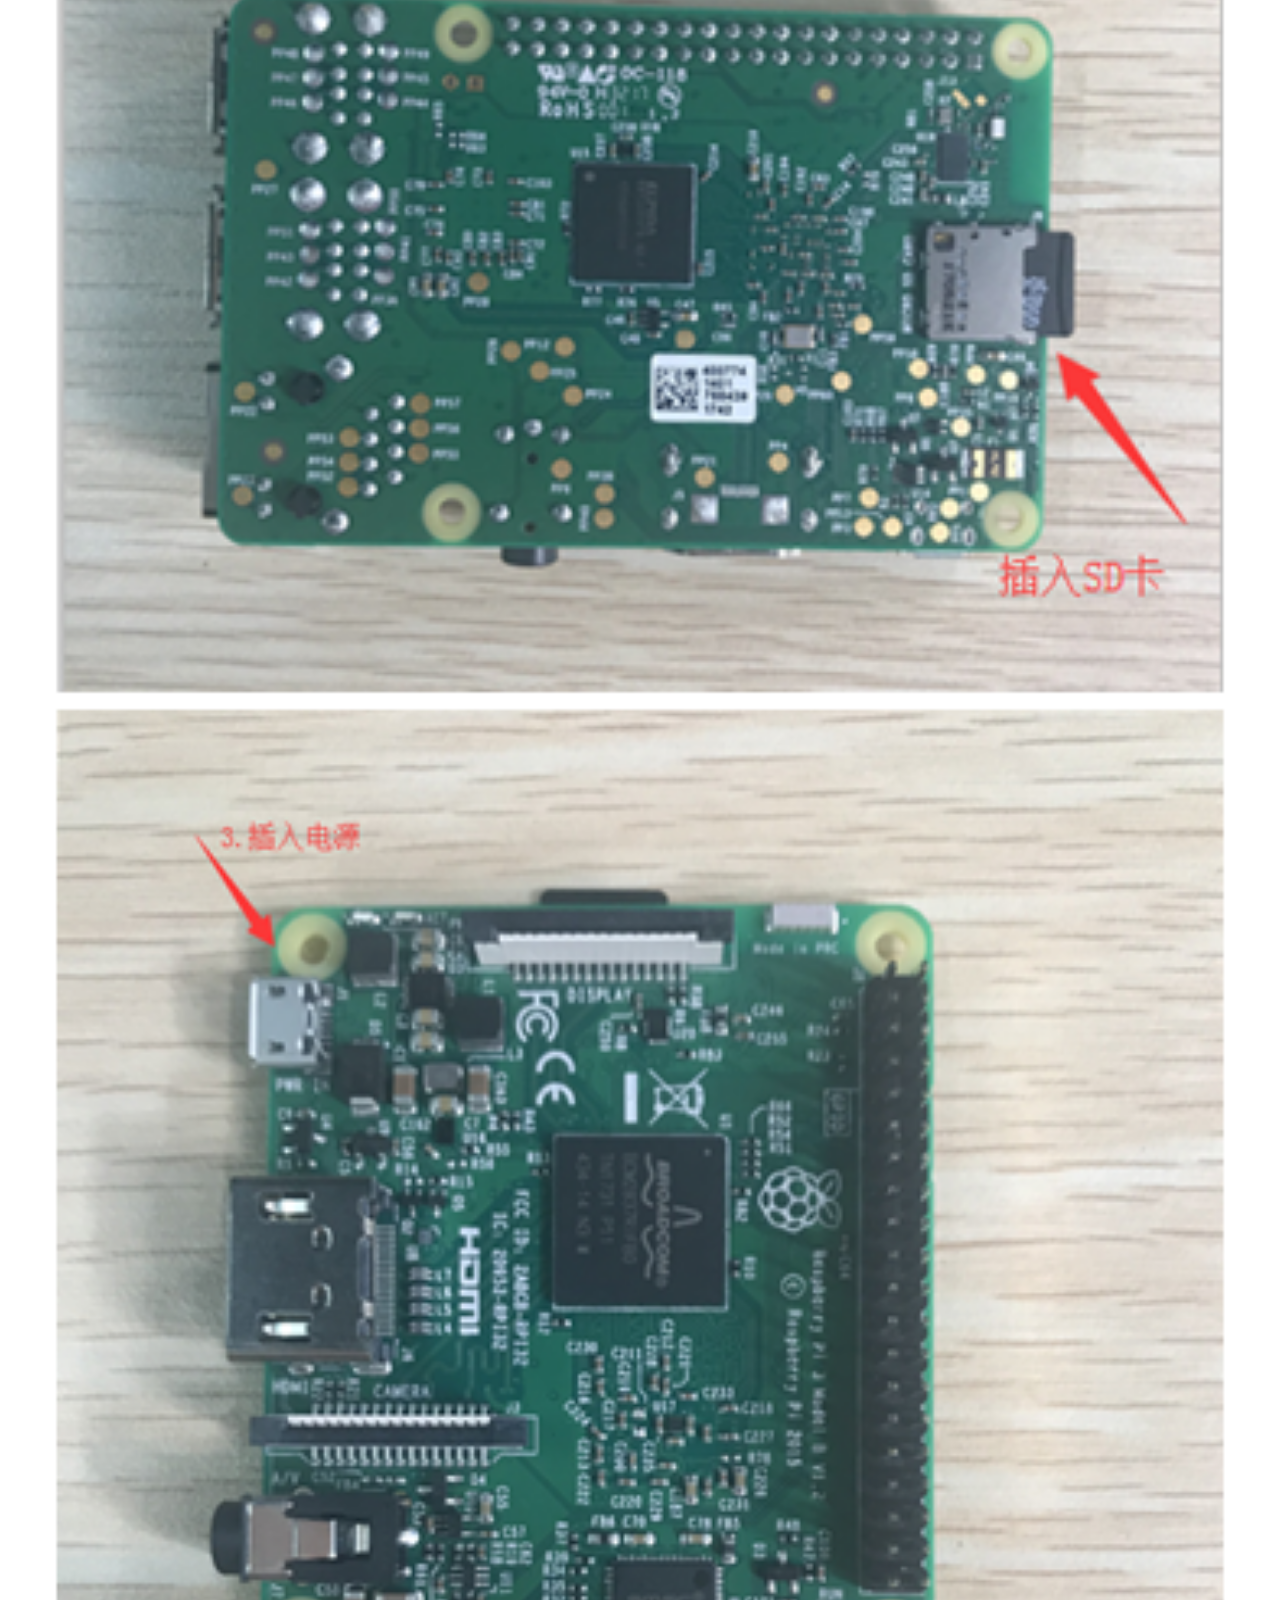
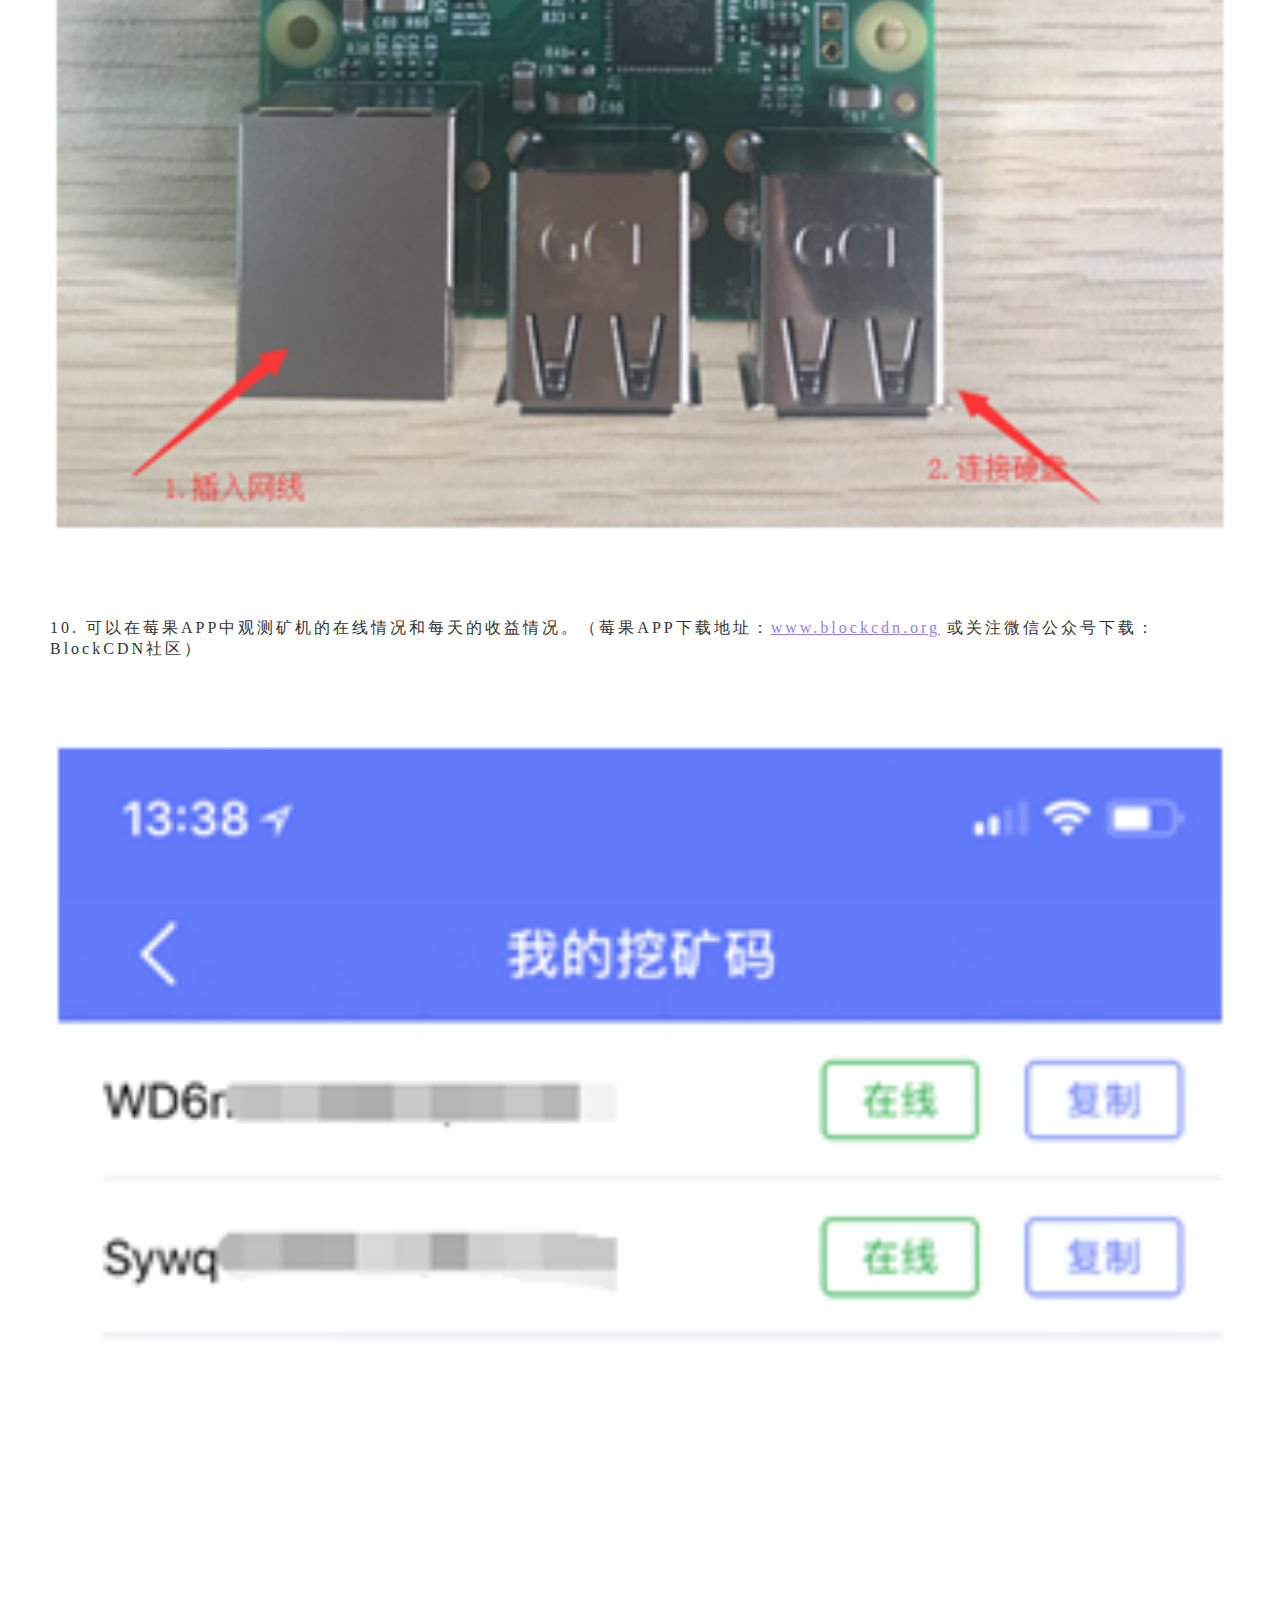
<file: course/course.html>
<!DOCTYPE html>
<html lang="en">
<head>
    <meta charset="UTF-8">
    <title>BCDN挖矿教程</title>
    <link rel="stylesheet" href="course.css">
</head>
<body>
<div class="main">
    <div class="header">
        <p class="title">莓果矿机安装教程</p>
        <p class="desc">&nbsp;&nbsp;&nbsp;&nbsp;莓果矿机是BlockCDN推出的新一代矿机。目前支持树莓派和装有ubuntu的电脑挖矿。下面给出树莓派挖矿方式的教程。</p>
    </div>
    <div class="content">
        <p class="sub-title">推荐设备:</p>
        <img src="img/001.png" alt="">
        <p class="sub-title">操作步骤：</p>
        <p class="step">1.打开网页：<br><a href="http://www.blockcdn.org/html/download/">http://www.blockcdn.org/html/download/</a> </p>
        <img src="img/002.png" alt="">
        <p class="step">2.	下载M_BerryMiner_v1.0.zip压缩包到本地,解压文件，解压后文件夹内含3个文件</p>
        <img src="img/003.png" alt="">
        <p class="step">3.	将SD卡插入读卡器，然后将读卡器插入电脑，打开【我的电脑】会出现一个新的硬盘。</p>
        <img src="img/004.png" alt="">
        <p class="step">4.	打开本地【烧录镜像工具】文件夹，双击【Win32DiskImager】执行文件出现以下窗口：</p>
        <img src="img/005.png" alt="">
        <p class="step">5.	在文件选择窗口选择所下载的镜像文件，在设备选项中选择SD卡对应的硬盘，点击【Write】</p>
        <img src="img/006.png" alt="">
        <p class="step">6.	弹出窗口点击【Yes】,当窗口左下方数字，表明正在写入文件。（写入时间有点长，请耐心等待。）</p>
        <img src="img/007.png" alt="">
        <img src="img/008.png" alt="">
        <p class="step">7.	写入成功后，点击弹窗【OK】。</p>
        <img src="img/009.png" alt="">
        <p class="step">8.	打开SD卡硬盘，打开conf文件夹，点击code.txt文件，将抽到的挖矿码复制到txt文件内，保存并退出</p>
        <img src="img/010.png" alt="">
        <img src="img/011.png" alt="">
        <img src="img/012.png" alt="">
        <img src="img/013.png" alt="">
        <p class="step">9.	将设置好的SD卡插入树莓派的SD卡槽，<span style="color: red">先连接网线和移动硬盘，最后接通电源</span>，若树莓派绿灯闪烁规律，则表明挖矿程序已正常启动并开始挖矿。</p>
        <img src="img/014.png" alt="">
        <img src="img/015.png" alt="">
        <p class="step">10.	可以在莓果APP中观测矿机的在线情况和每天的收益情况。（莓果APP下载地址：<a href="www.blockcdn.org">www.blockcdn.org</a> 或关注微信公众号下载：BlockCDN社区）</p>
        <img src="img/016.png" alt="">
    </div>
</div>
</body>
</html>
</file>
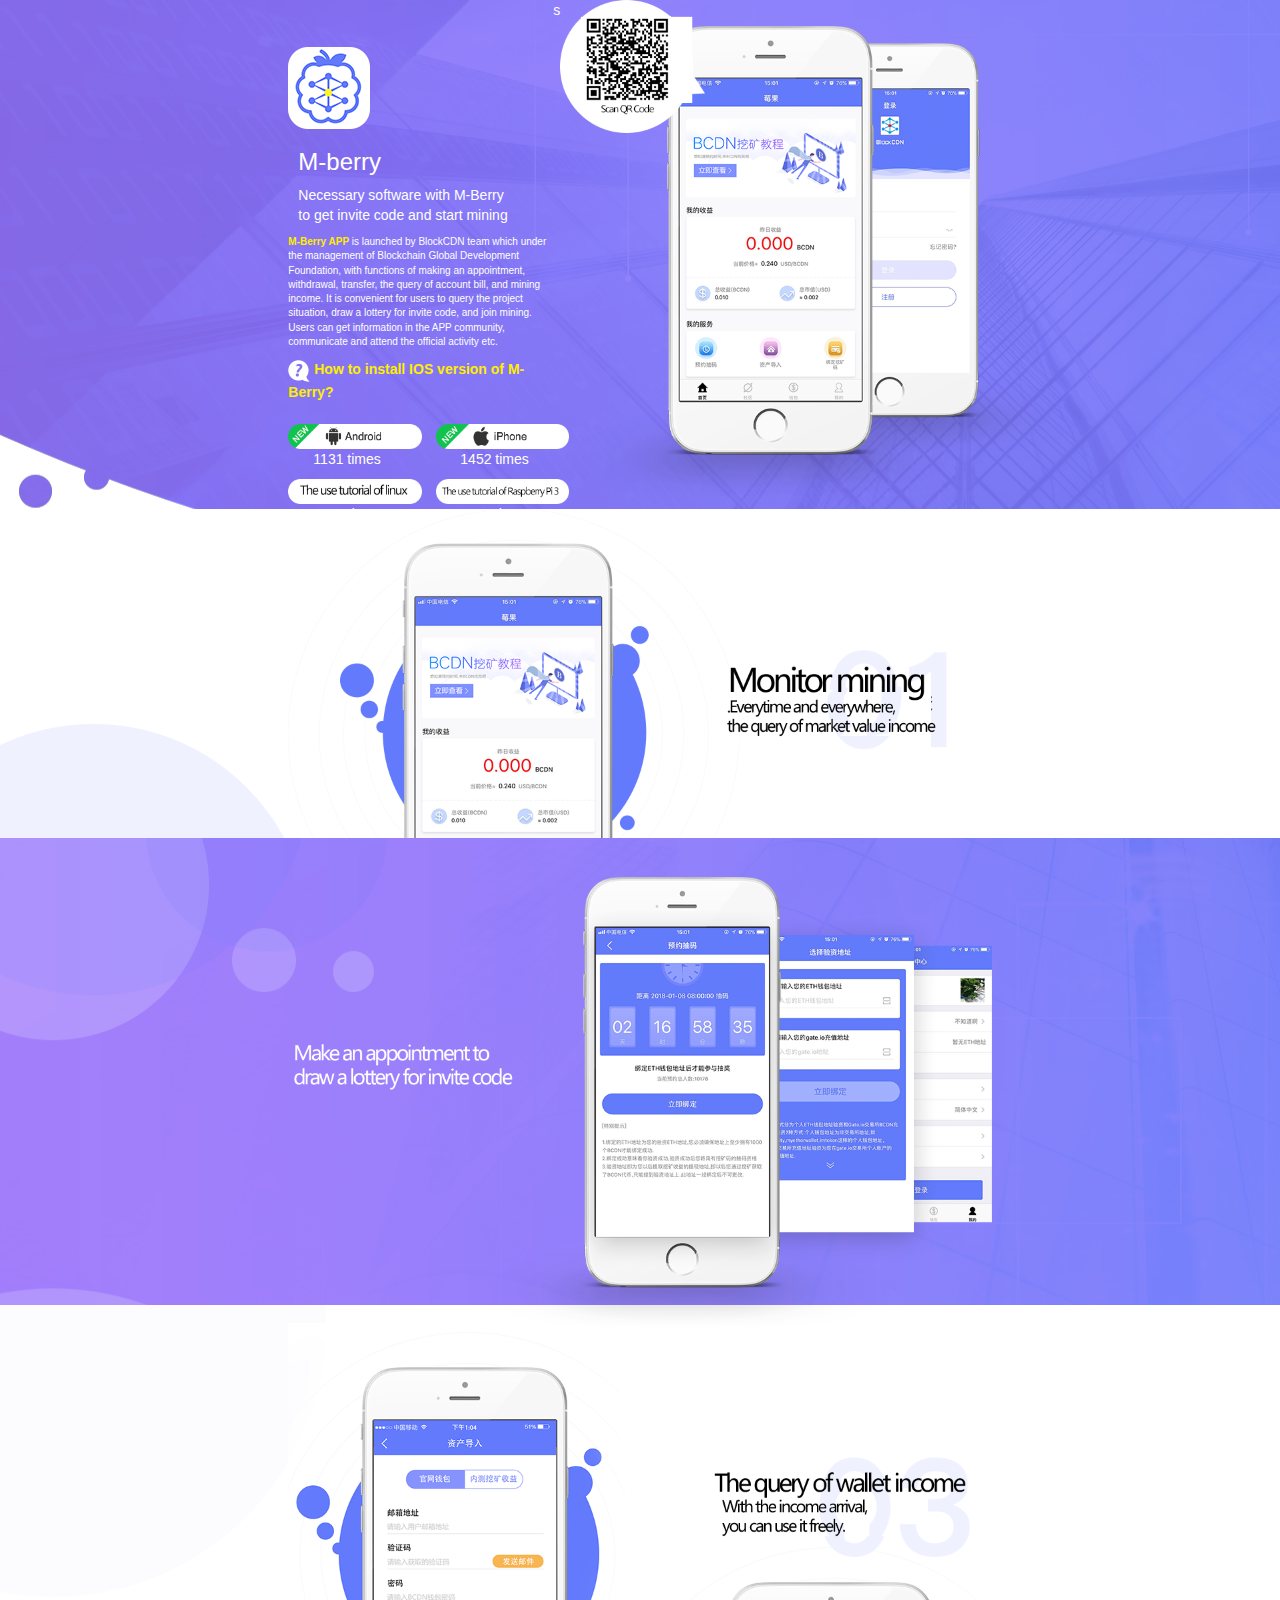
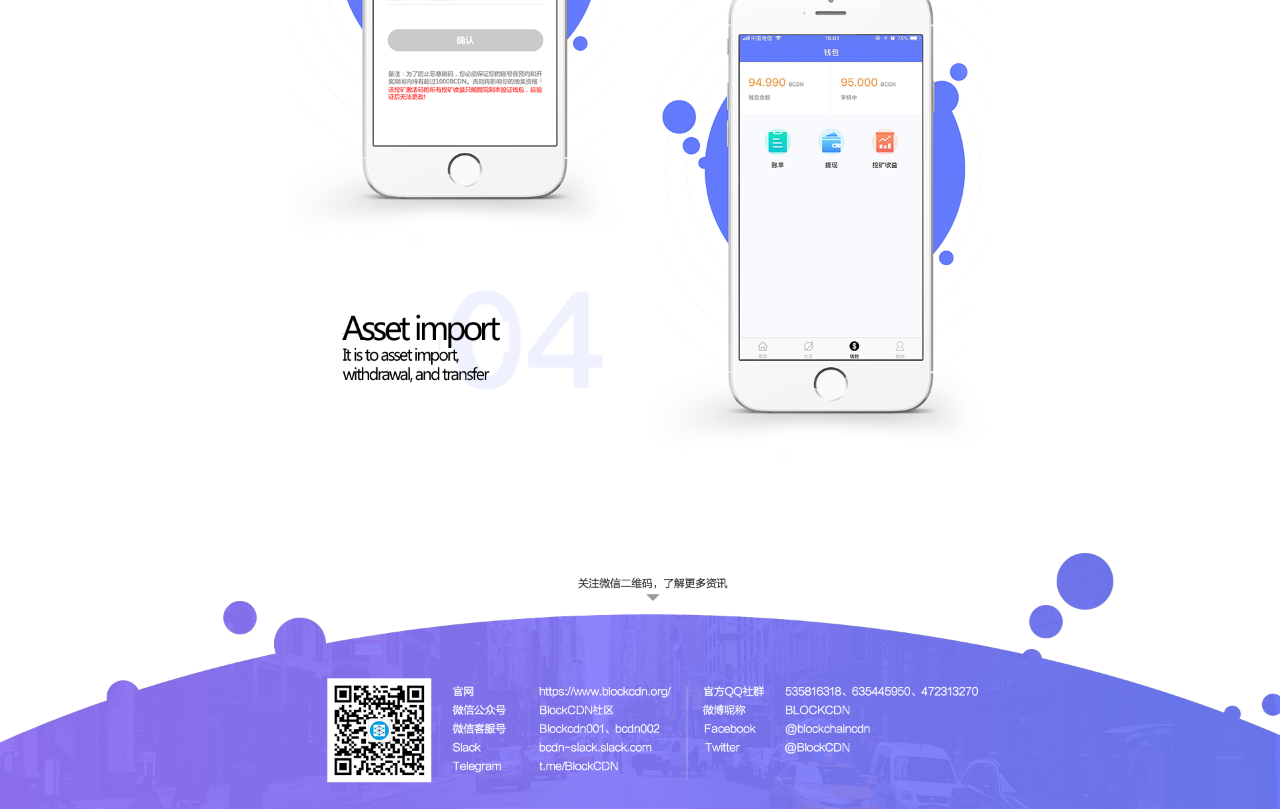
<file: download/index-en.html>
<!doctype html>
<html lang="en">
<head>
    <meta charset="UTF-8">
    <meta name="viewport"
          content="width=device-width, user-scalable=no, initial-scale=1.0, maximum-scale=1.0, minimum-scale=1.0">
    <meta http-equiv="X-UA-Compatible" content="ie=edge">
    <link rel="stylesheet" href="static/css/bootstrap.min.css">
    <link rel="stylesheet" href="static/css/appdownload.css">
    <script src="static/js/jquery-3.2.1.min.js"></script>
    <script src="static/js/bootstrap.min.js"></script>
    <script>
        var iScale = 1
        iScale = iScale / window.devicePixelRatio
        document.write('<meta name="viewport" content="width=device-width,initial-scale=' + iScale + ',minimum-scale=' + iScale + ',maximum-scale=' + iScale + '" />')
        document.getElementsByTagName('html')[0].style.fontSize = document.documentElement.clientWidth / 19.2 + 'px'
    </script>
    <title>download</title>
    <style>
        .one{
            background: url("static/img/appdownload/bg1.png");
            background-repeat: no-repeat;
            height: 7.64rem;
        }
        .two{
            background: url("static/img/appdownload/bg2.png");
            background-repeat: no-repeat;
            height: 6.87rem;

        }
        .three{
            background: url("static/img/appdownload/bg3.png");
            background-repeat: no-repeat;
            height: 7rem;
        }
        .four{
            background: url("static/img/appdownload/bg4.png");
            background-repeat: no-repeat;
            height: 12.79rem;
        }
        .intro-content{
            margin-top:0.7rem;
        }
		@media screen and (max-width: 990px) {
			.app-desc{
				display:none;
			}
		}
    </style>
</head>
<body>
<div class="appdownload">
    <!-- container -->
    <div class="box-bg one">
        <div class="container introduce">
            <div class="left intro-content">
                <img src="static/img/appdownload/logo.png" alt="" class="left-float logo-img">
                <div class="title left-float">
                    <h3>M-berry</h3>
                    <p class="app-desc">Necessary software with M-Berry <br> to get invite code and start mining</p>

                </div>
                <p class="intro clear text-left">
                    <b style="color:#FFEE00">M-Berry APP </b>is launched by BlockCDN team which under the management of Blockchain Global Development Foundation, with functions of making an appointment, withdrawal, transfer, the query of account bill, and mining income. It is convenient for users to query the project situation, draw a lottery for invite code, and join mining. Users can get information in the APP community, communicate and attend the official activity etc.
                </p>
                <div class="installIOS text-left">
                    <img src="static/img/appdownload/problem.png" alt=""> <b class="modal-link" data-toggle="modal" data-target="#myModal"  style="color:#FFEE00">How to install IOS version of M-Berry? </b>
                    <!-- Modal -->
                    <div class="modal fade" id="myModal" tabindex="-1" role="dialog" aria-labelledby="myModalLabel">
                        <div class="modal-dialog" role="document">
                            <div class="modal-content">
                                <div class="modal-header text-center">
                                    <button type="button" class="close" data-dismiss="modal" aria-label="Close"><span aria-hidden="true">&times;</span></button>
                                </div>
                                <div class="modal-body">
                                    <div class="row">
                                        <div class="col-md-12">
                                            <img src="static/img/appdownload/alert1-en.png" alt="" class="img-responsive">
                                        </div>
                                    </div>
                                    <div class="row">
                                        <div class="col-md-12">
                                            <img src="static/img/appdownload/alert2-en.png" alt="" class="img-responsive">
                                        </div>
                                    </div>
                                    <div class="row">
                                        <div class="col-md-12">
                                            <img src="static/img/appdownload/alert3-en.png" alt=""  class="img-responsive">
                                        </div>
                                    </div>
                                    <div class="row">
                                        <div class="col-md-12">
                                            <img src="static/img/appdownload/alert4-en.png" alt=""  class="img-responsive">
                                        </div>
                                    </div>
                                </div>
                                <div class="modal-footer">
                                    <a type="button" class="close" data-dismiss="modal" aria-label="Close">close</a>
                                </div>
                            </div>
                        </div>


                    </div>
                    <div class="install row text-center">
                        <div class="col col-sm-6 col-xs-12">
                            <a href="https://www.pgyer.com/Slhm" target="_blank" class="downloadbtn">
                                <img src="static/img/appdownload/andoridB-en.png" alt="" class="black">
                                <img src="static/img/appdownload/andoridW-en.png" alt="" class="hide">
                            </a>
                            <p class="download-count">1131 times </p>
                        </div>
                        <div class="col col-sm-6 col-xs-12">
                            <a href="https://www.pgyer.com/hkwM"  target="_blank" class="downloadbtn">
                                <img src="static/img/appdownload/iphoneB-en.png" alt="" class="black">
                                <img  src="static/img/appdownload/iphoneW-en.png" alt="" class="hide">
                            </a>
                            <p class="download-count">1452 times</p>
                        </div>
                    </div>
                    <div class="install-soft row text-center">
                        <div class="col col-sm-6 col-xs-12">
                            <a href="https://drive.google.com/open?id=1He8R0f5dg_3uFCM4B4ohbxyexJcLKTJ-" class="downloadbtn" target="_blank">
                                <img src="static/img/appdownload/linuxB-en.png" alt="" class="black">
                                <img src="static/img/appdownload/linuxW-en.png" alt="" class="hide">
                            </a>
                            <p class="download-count">2546 times </p>
                        </div>
                        <div class="col col-sm-6 col-xs-12">
                            <a href="https://drive.google.com/open?id=1VqPK03ckYTsOYOHtjFn_BRDGCndjFlVg" class="downloadbtn" target="_blank">
                                <img src="static/img/appdownload/berryB-en.png"class="black" >
                                <img src="static/img/appdownload/berryW-en.png" alt="" class="hide">
                            </a>
                            <p class="download-count">1144 times</p>
                        </div>
                    </div>s
                </div>
            </div>s
            <div class="right">
                <img src="static/img/appdownload/scanCode-en.png" alt="" class="QRCode-img">
                <img src="static/img/appdownload/phone1.png" alt="phone1" class="phone-one">
            </div>
        </div>
    </div>
    <div class="box-bg two">
        <div class="container">
            <div class="course left-float">
                <img src="static/img/appdownload/course.png" alt="" class="phone-two">
            </div>
            <div class="right">
                <img src="static/img/appdownload/everytime-en.png" alt="" class="desc-one">
            </div>
        </div>
    </div>
    <div class="box-bg three" >
        <div class="container">
            <div class="surprise float-left">
                <img src="static/img/appdownload/surprise-en.png" alt="" class="desc desc-two">
            </div>
            <div class="right right-float">
                <img src="static/img/appdownload/drawingcode.png" alt="" class="phone-three">
            </div>
        </div>
    </div>
    <div class="box-bg four">
        <div class="container">
            <div class="assets left-float">
                <img src="static/img/appdownload/import.png" alt="" class="phone-four">
            </div>
            <div class="right">
                <img src="static/img/appdownload/everytimeImport-en.png" alt="" class="desc-three">
            </div>
            <div class="money left-right">
                <img src="static/img/appdownload/assets-en.png" alt="" class="desc-four">
            </div>
            <div class="right">
                <img src="static/img/appdownload/money.png" alt="" class="phone-five right-float">
            </div>
        </div>
    </div>
    <div class="box-bg five">
        <img src="static/img/appdownload/footer.png" alt="" class="five-bg">
    </div>
</div>
<script>
    $('.downloadbtn').on('click',function(){
        $(this.children[0]).addClass('hide').siblings().addClass('show');
    })
</script>
</body>
</html>
</file>
<file: download/static/css/appdownload.css>
.modal-link{
    cursor: pointer;
}

.information a{
    color:#fff;
}
.install{
    margin-top:0.34rem;
}
.QRCode-img{
    position: relative;
    top:0rem;
    left:0;
    width:2.17rem;
    height:1.99rem;
}
.title{
    margin-left:0.15rem;
}
.intro-content{
    margin-top:1.44rem;
}
.intro {
    font-size: 0.15rem;
}
.information{
    color:#fff;
    margin:auto;
}
.downloadbtn img{
    width:2rem;
    height:0.37rem;
}
.clear{
    clear: both;
}
.introduce{
    display: flex;
    justify-content: space-between;
}
.phone-one{
    width:7.97rem;
    height:7.05rem;
    margin-right:-1.5rem;
    margin-top:-1.6rem;
}

.five-bg{
    width:100%;
}
.appdownload, .box-bg{
    width:19.2rem;
    color:#fff;
}
.container{
    width:11rem;
    margin:0 auto;
}
.desc-four{
    width:3.92rem;
    height:1.5rem;
}
.course{
    width:6.58rem;
}
.four{
    margin-top:-2rem;
}
.assets{
 width:6.3rem;
}
.phone-four, .phone-five{
    margin-top:-2rem;
    width:5.07rem;
    height:8.72rem;
}
.phone-five{
    margin-top:-5.5rem;
}
.desc-four{
    position:relative;
    top:5rem;
    right:5.5rem;
}
.desc-three{
    width:3.92rem;
    height:1.50rem;
}
.left-float{
    float: left;
}
.right-float{
    float: right;
}
.three{
    position:relative;;
    top:-1.94rem;
}
.phone-two{
  width:6.87rem;
  height: 7.71rem;
}
.desc-one{
    width:3.30rem;
    height:1.49rem;
    margin-top:2.11rem;
}
.phone-three{
    width: 7.63rem;
    height:6.75rem;
    margin:-3.6rem 0 0 3.12rem;
}
.surprise{
    width:4.83rem;
}
.desc-two{
    width:3.41rem;
    height:1.50rem;
    margin-top:1.85rem;
}
@media screen and (max-width: 990px) {
    .desc-three{
        margin-top:-12rem;
        margin-left:5.5rem;
    }
    .desc-four{
        top:-1rem;
        left:-2.8rem;
    }
    .phone-five{
        margin-top:-7.3rem;
        margin-right:-.3rem;
    }

    .intro, .logo-img, .download-count{
        display: none;
    }
    .intro-content{
        margin-top:0;
    }
}
</file>
<file: course/course.css>
*{
    margin: 0;
    padding: 0;
}
body{
    margin:50px auto;
    font-family: '微软雅黑';
}
.main{
    text-align: center;
    color: #333;
    letter-spacing: 3px;
}
.content{
    padding:0 50px;
}
.header{
    background: url("img/bg1.png");
    color:#fff;
    padding:20px;
}
.text-center{
    text-align: center;
}
.title{
    font-size: 50px;
    font-weight: bold;
    margin-bottom: 30px;
}
.desc{
    font-size: 16px;
}
img{
    width: 100%;
}
.sub-title{
    font-size: 20px;
    font-weight: bold;
    margin-top: 40px;
    text-align: left;
}
.step{
    margin:80px 0;
    text-align: left;
}
.method{
    text-align: left;
}
a{
    color:#9181FB;
}
.code{
    color: #fff;
    background:#000;
    letter-spacing: 1px;
    margin:10px 0;
    text-align: left;
    font-size: 16px;
    padding:15px;
}
</file>
